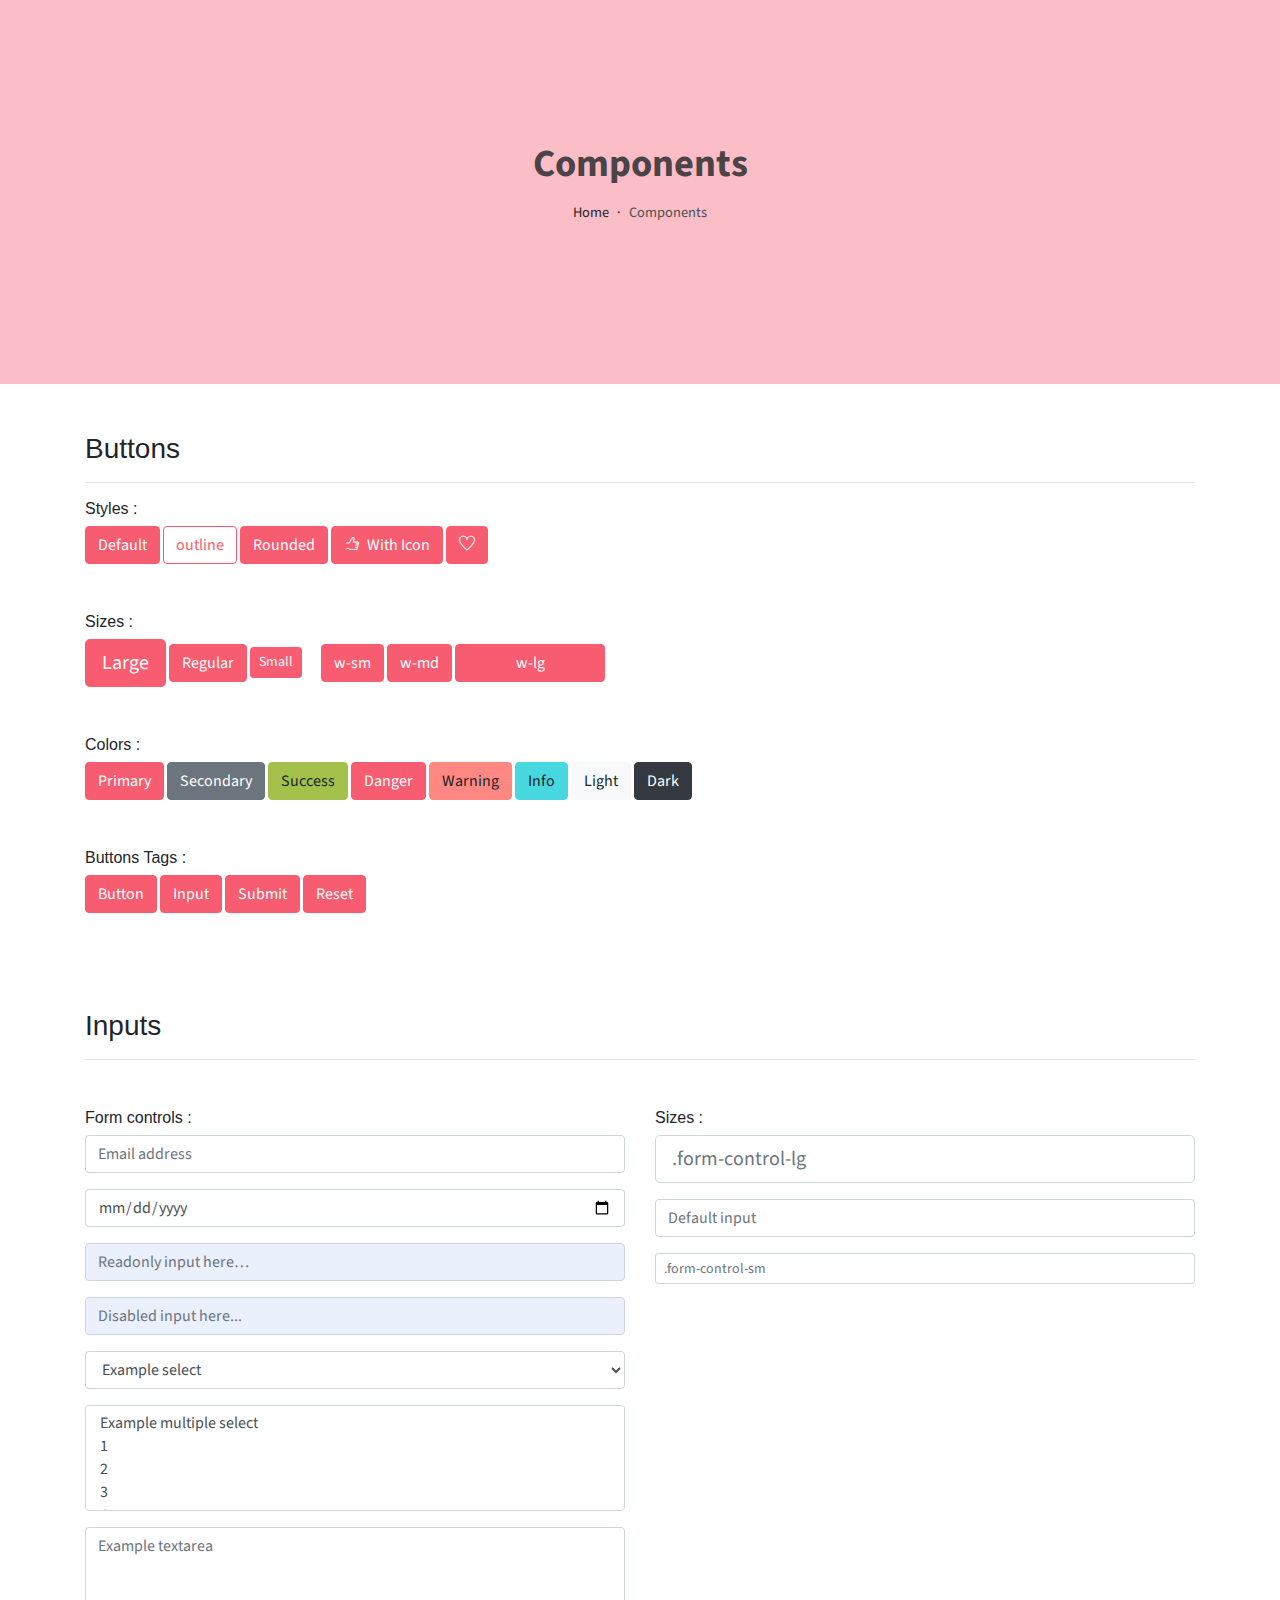
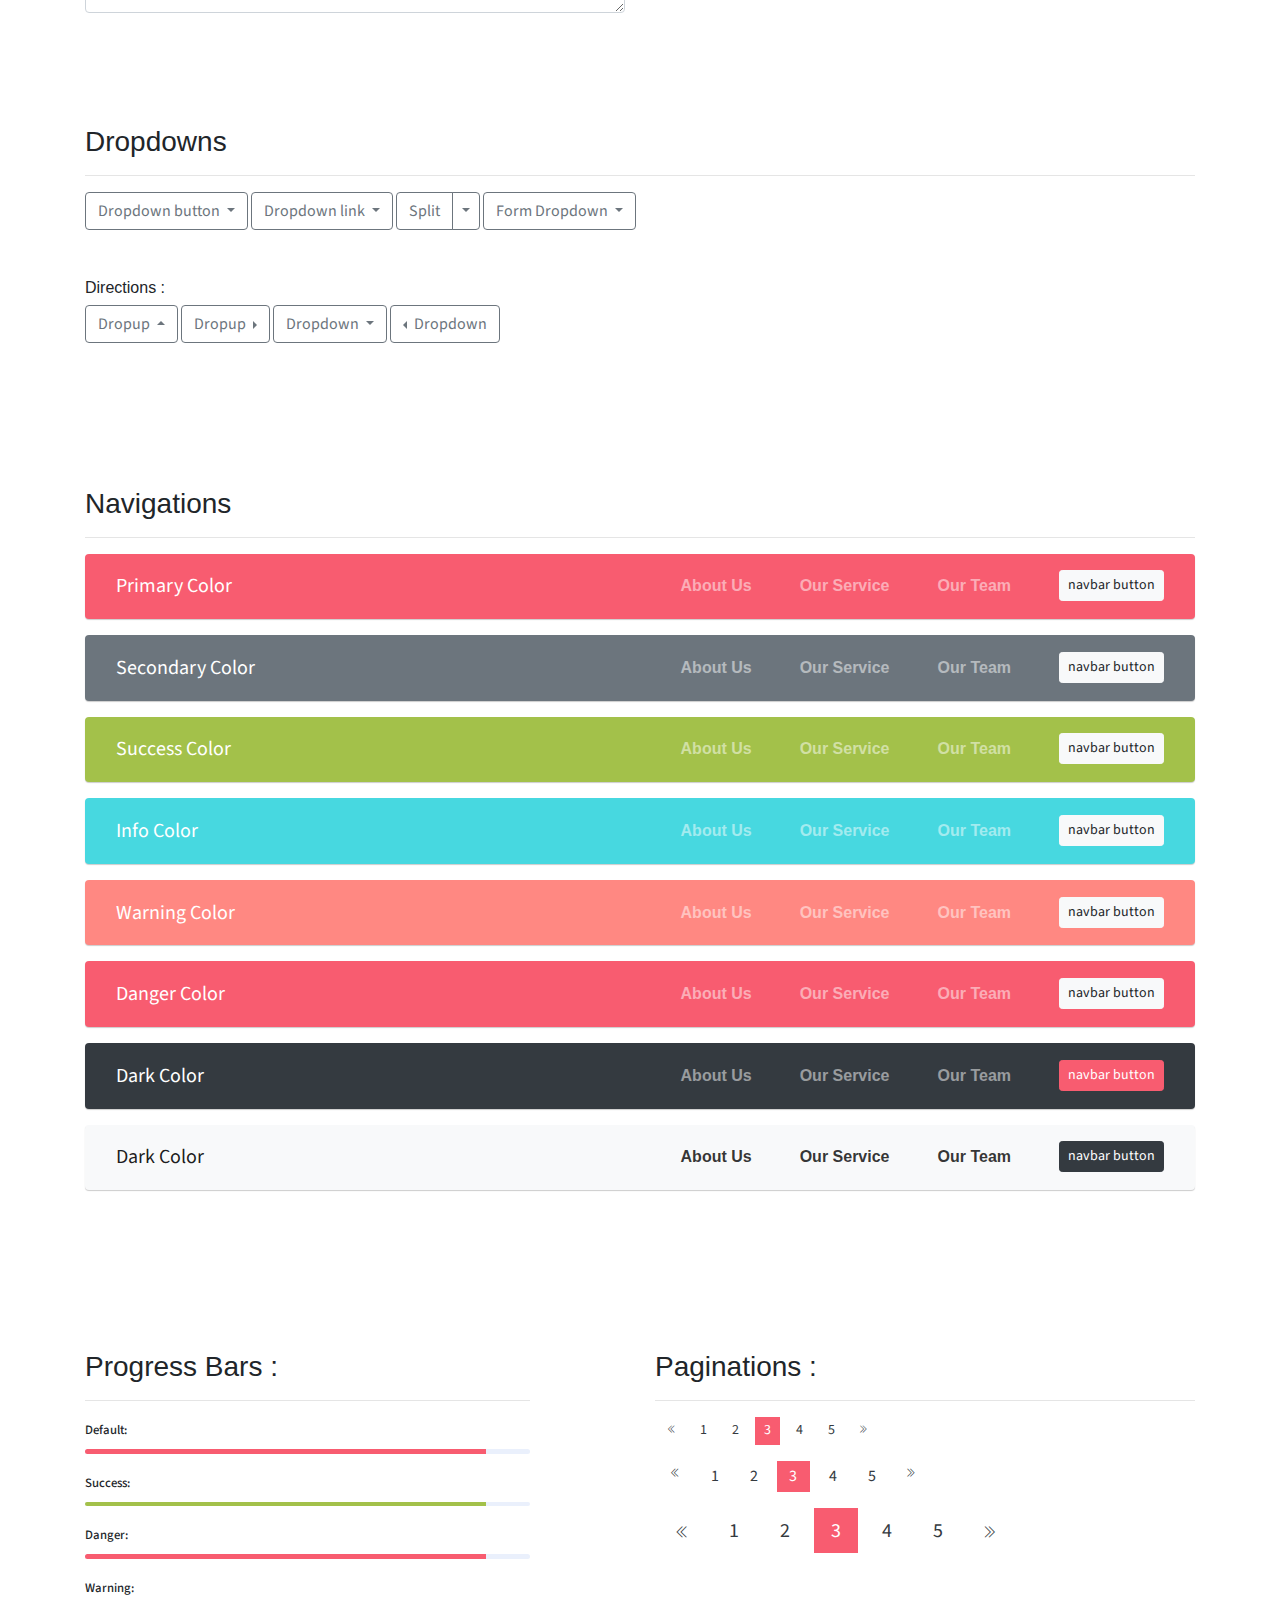
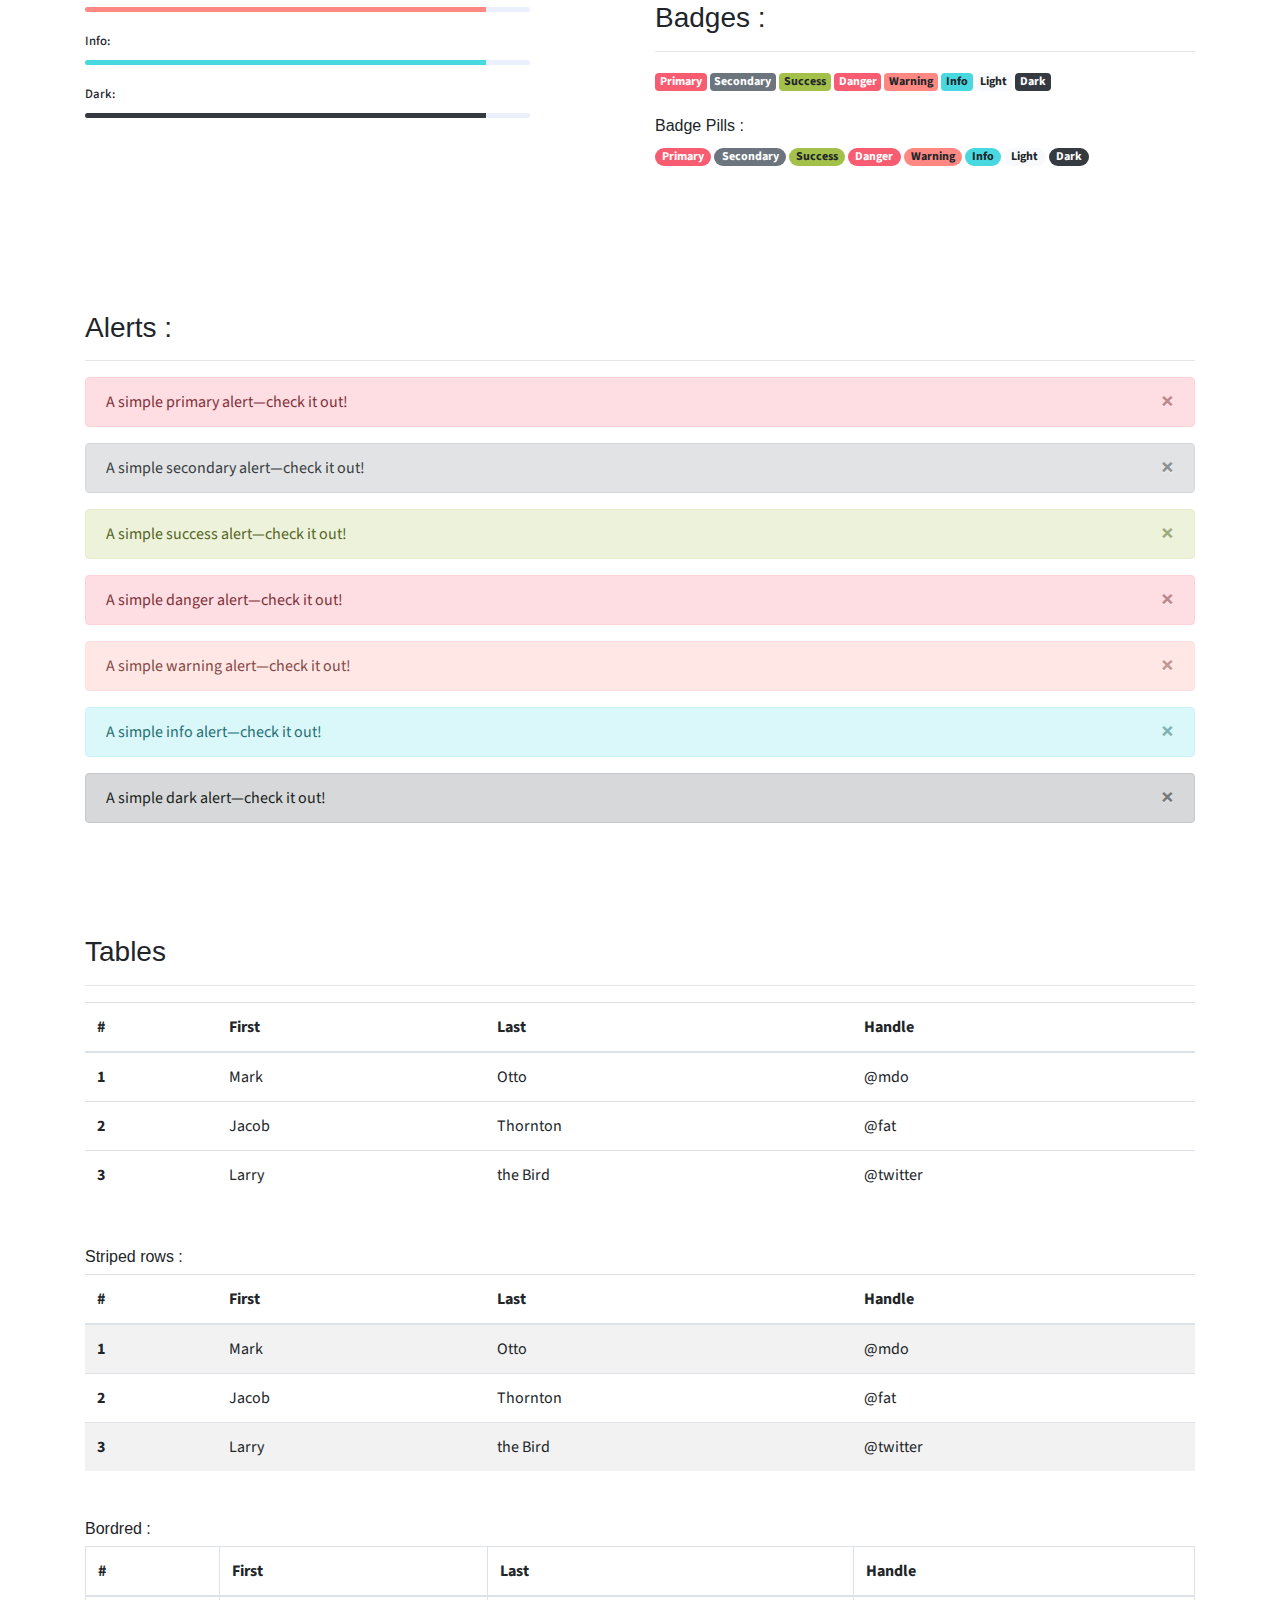
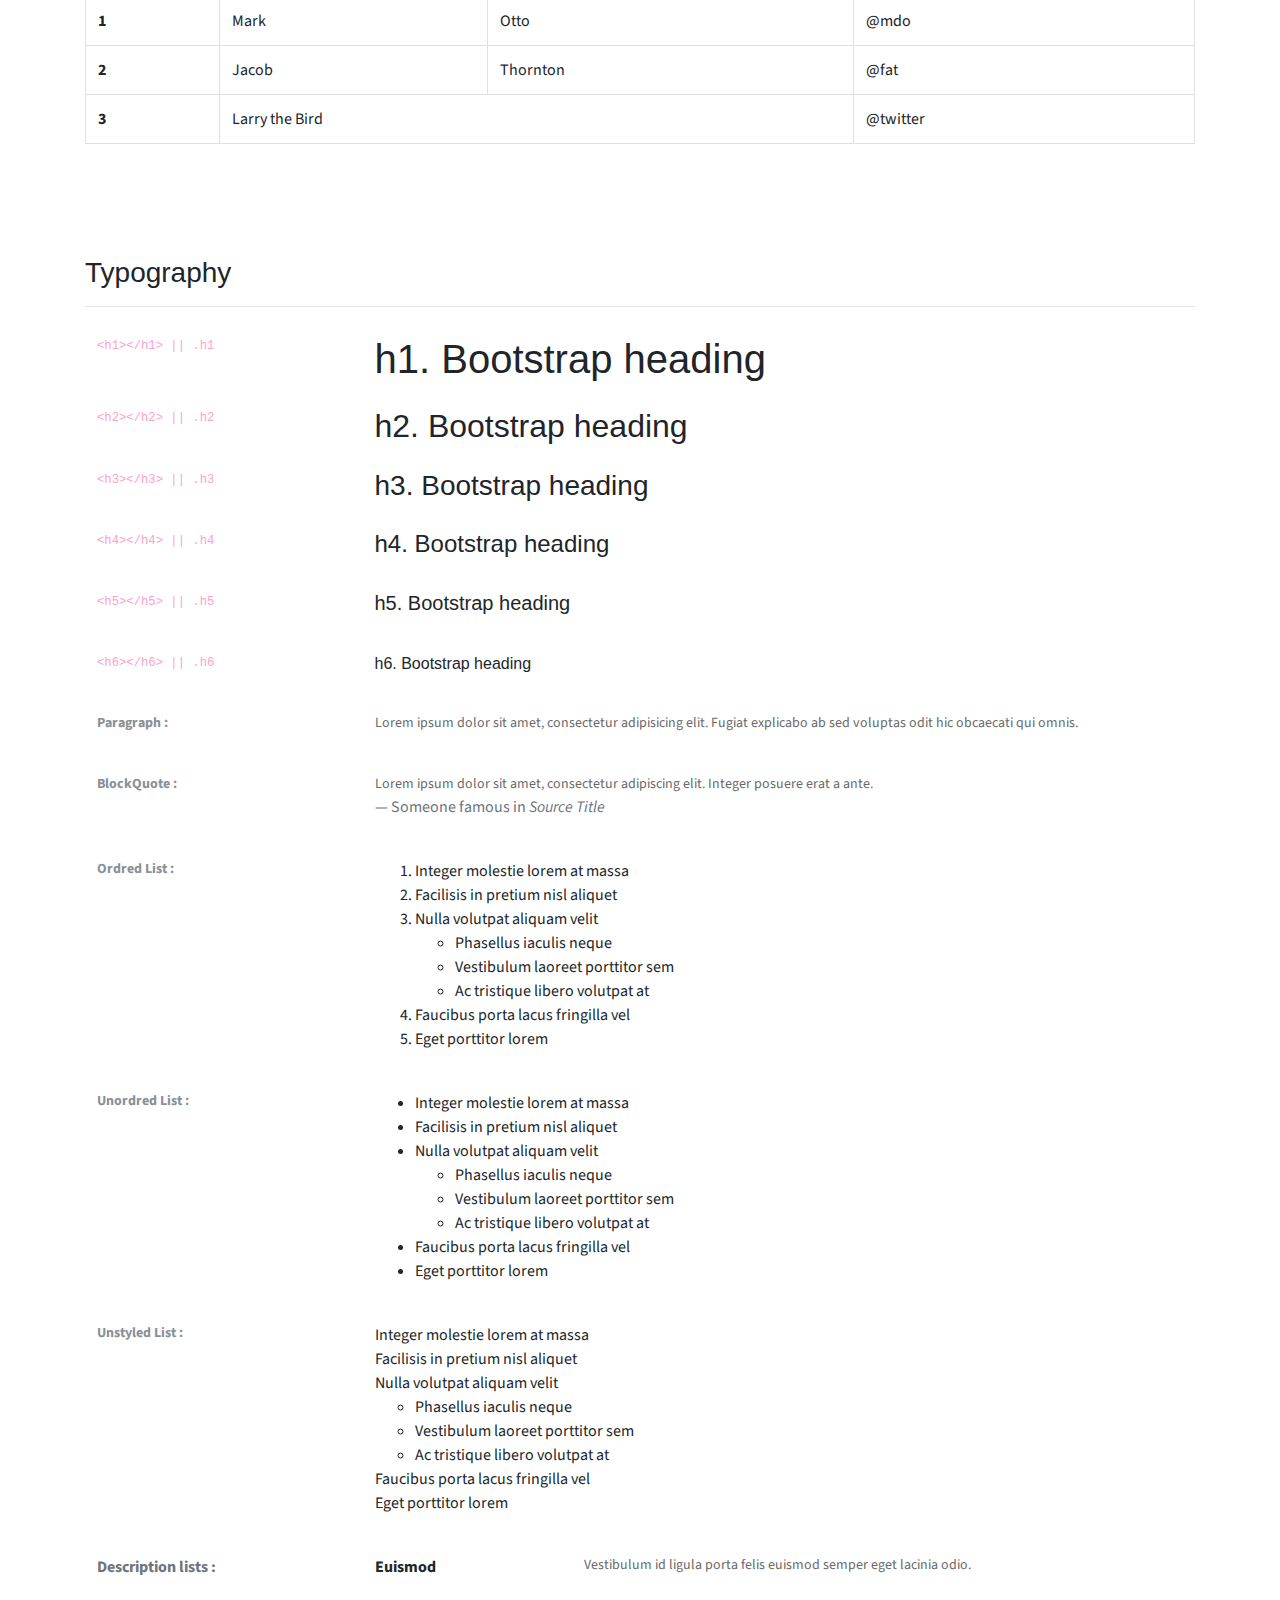
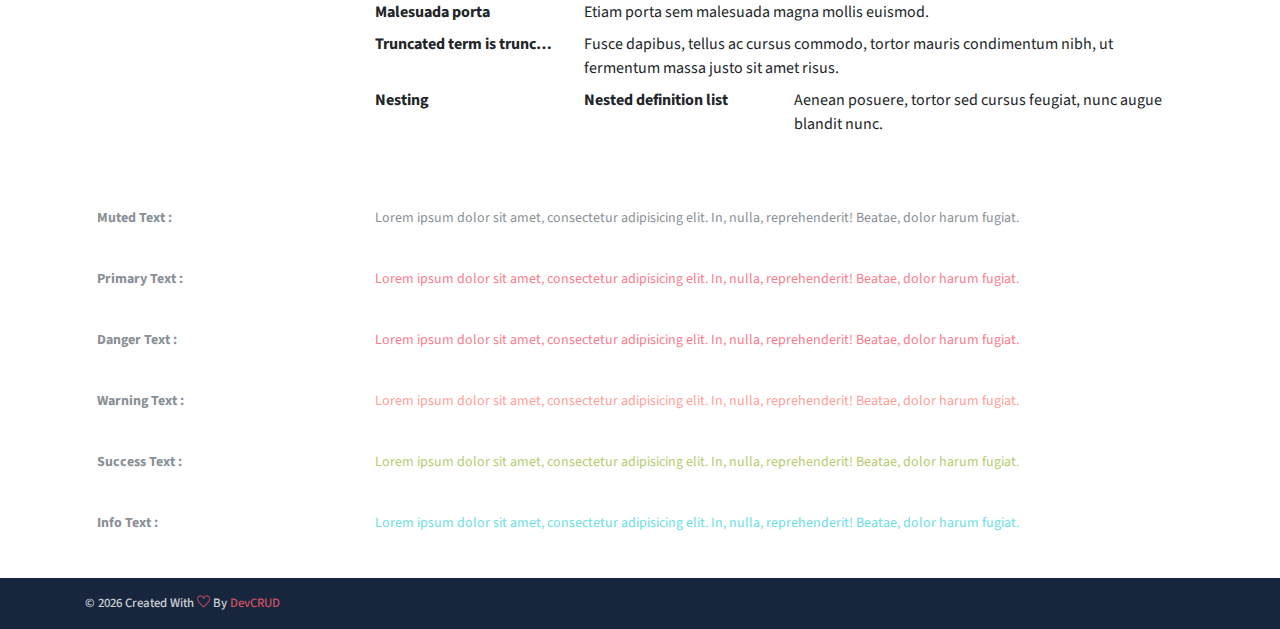
<file: components.html>
<!DOCTYPE html>
<html lang="en">
<head>
   <meta charset="utf-8">
   <meta name="viewport" content="width=device-width, initial-scale=1, shrink-to-fit=no">
   <meta name="description" content="Start your development with Praveenrajanding page.">
   <meta name="author" content="Devcrud">
   <title>Praveenraj Landing page | Components</title>
   <link rel="icon" href="assets/imgs/favicon.png" type="image/png">
   <!-- font icons -->
   <link rel="stylesheet" href="assets/vendors/themify-icons/css/themify-icons.css">
   <!-- Bootstrap + Steller  -->
   <link rel="stylesheet" href="assets/css/style.css">
</head>
<body>

   <!-- Page Header -->
   <header class="header header-mini"> 
      <div class="header-title">Components</div> 
      <nav aria-label="breadcrumb">
         <ol class="breadcrumb">
            <li class="breadcrumb-item"><a href="/">Home</a></li>
            <li class="breadcrumb-item active" aria-current="page">Components</li>
         </ol>
      </nav>
   </header> <!-- End Of Page Header -->

   <!-- main content -->
   <div class="container">

      <!-- Buttons -->
      <h3 class="mt-5">Buttons</h3>
      <hr>
      <h6 class="section-secondary-title">Styles :</h6>
      <button class="btn btn-primary">Default</button>
      <button class="btn btn-outline-primary">outline</button>
      <button class="btn btn-primary rounded">Rounded</button>
      <button class="btn btn-primary rounded"><i class="ti-thumb-up pr-1"></i> With Icon</button>
      <button class="btn btn-primary circle"><i class="ti-heart"></i></button>

      <h6 class="section-secondary-title mt-5">Sizes :</h6>
      <button class="btn btn-primary btn-lg">Large</button>
      <button class="btn btn-primary ">Regular</button>
      <button class="btn btn-primary btn-sm">Small</button>
      <button class="btn btn-primary w-sm ml-3">w-sm</button>
      <button class="btn btn-primary w-md">w-md</button>
      <button class="btn btn-primary w-lg">w-lg</button>

      <h6 class="section-secondary-title mt-5">Colors :</h6>          
      <button type="button" class="btn btn-primary">Primary</button>
      <button type="button" class="btn btn-secondary">Secondary</button>
      <button type="button" class="btn btn-success">Success</button>
      <button type="button" class="btn btn-danger">Danger</button>
      <button type="button" class="btn btn-warning">Warning</button>
      <button type="button" class="btn btn-info">Info</button>
      <button type="button" class="btn btn-light">Light</button>
      <button type="button" class="btn btn-dark">Dark</button>

      <h6 class="section-secondary-title mt-5">Buttons Tags :</h6>
      <button class="btn btn-primary" type="submit">Button</button>
      <input class="btn btn-primary" type="button" value="Input">
      <input class="btn btn-primary" type="submit" value="Submit">
      <input class="btn btn-primary" type="reset" value="Reset">
      
      <!-- devider -->
      <div class="py-5"></div>

      <!-- Inputs -->
      <h3>Inputs</h3>
      <hr>
      <div class="row mt-5">
         <div class="col-md-6">
            <h6 class="section-secondary-title">Form controls :</h6>        
            <div class="form-group">
               <input type="email" class="form-control" id="exampleFormControlInput1" placeholder="Email address">
            </div>
            <div class="form-group">
               <input type="date" class="form-control" id="exampleFormControlInput1" placeholder="Date">
            </div>
            <div class="form-group">
               <input class="form-control" type="text" placeholder="Readonly input here…" readonly>
            </div>
            <div class="form-group">
               <input class="form-control" id="disabledInput" type="text" placeholder="Disabled input here..." disabled>
            </div>
            <div class="form-group">
               <select class="form-control" id="exampleFormControlSelect1">
                  <option>Example select</option>
                  <option>1</option>
                  <option>2</option>
                  <option>3</option>
                  <option>4</option>
                  <option>5</option>
               </select>
            </div>
            <div class="form-group">
               <select multiple class="form-control" id="exampleFormControlSelect2">
                  <option>Example multiple select</option>
                  <option>1</option>
                  <option>2</option>
                  <option>3</option>
                  <option>4</option>
                  <option>5</option>
               </select>
            </div>
            <div class="form-group">
               <textarea class="form-control" id="exampleFormControlTextarea1" rows="3" placeholder="Example textarea"></textarea>
            </div>
         </div>
         <div class="col-md-6">
            <h6 class="section-secondary-title">Sizes :</h6>    
            <div class="form-group">
               <input class="form-control form-control-lg" type="text" placeholder=".form-control-lg">             
            </div>
            <div class="form-group">
               <input class="form-control" type="text" placeholder="Default input">
            </div>
            <div class="form-group">
               <input class="form-control form-control-sm" type="text" placeholder=".form-control-sm"> 
            </div>
         </div>
      </div> <!-- end of inputs -->   

      <!-- devider -->
      <div class="py-5"></div>             

      <!-- Dropdowns -->
      <h3 class="components-section-title font-weight-normal">Dropdowns</h3>
      <hr>
      <div class="dropdown d-inline-block">
         <button class="btn btn-outline-secondary dropdown-toggle" type="button" id="dropdownMenuButton" data-toggle="dropdown" aria-haspopup="true" aria-expanded="false">
         Dropdown button
         </button>
         <div class="dropdown-menu" aria-labelledby="dropdownMenuButton">
         <a class="dropdown-item" href="#">Action</a>
         <a class="dropdown-item" href="#">Another action</a>
         <a class="dropdown-item" href="#">Something else here</a>
         </div>
      </div>
      <div class="dropdown d-inline-block">
         <a class="btn btn-outline-secondary dropdown-toggle" href="#" role="button" id="dropdownMenuLink" data-toggle="dropdown" aria-haspopup="true" aria-expanded="false">
            Dropdown link
         </a>
         <div class="dropdown-menu" aria-labelledby="dropdownMenuLink">
            <a class="dropdown-item" href="#">Action</a>
            <a class="dropdown-item" href="#">Another action</a>
            <a class="dropdown-item" href="#">Something else here</a>
         </div>
      </div>
      <div class="btn-group">
         <button type="button" class="btn btn-outline-secondary">Split</button>
         <button type="button" class="btn btn-outline-secondary dropdown-toggle dropdown-toggle-split" data-toggle="dropdown" aria-haspopup="true" aria-expanded="false">
         <span class="sr-only">Toggle Dropdown</span>
         </button>
         <div class="dropdown-menu">
            <a class="dropdown-item" href="#">Action</a>
            <a class="dropdown-item" href="#">Another action</a>
            <a class="dropdown-item" href="#">Something else here</a>
            <div class="dropdown-divider"></div>
            <a class="dropdown-item" href="#">Separated link</a>
         </div>
      </div>
      <div class="btn-group">
         <button class="btn btn-outline-secondary dropdown-toggle" type="button" id="dropdownMenuButton" data-toggle="dropdown" aria-haspopup="true" aria-expanded="false">
            Form Dropdown
         </button>
         <div class="dropdown-menu form">
            <form class="px-4 py-3">
               <div class="form-group">
                  <input type="email" class="form-control" id="exampleDropdownFormEmail1" placeholder="praveenpaulraj59@gmail.com">
               </div>
               <div class="form-group">
                  <input type="password" class="form-control" id="exampleDropdownFormPassword1" placeholder="Password">
               </div>
               <div class="form-check mb-3">
                  <input type="checkbox" class="form-check-input" id="dropdownCheck">
                  <label class="form-check-label" for="dropdownCheck">
                     Remember me
                  </label>
               </div>
               <button type="submit" class="btn btn-primary btn-block">Sign in</button>
            </form>
            <div class="dropdown-divider"></div>
            <a class="dropdown-item" href="#"><small>New around here? Sign up</small></a>
            <a class="dropdown-item" href="#"><small>Forgot password?</small></a>
         </div>
      </div>       
      <h6 class="section-secondary-title mt-5">Directions :</h6>  
      <div class="btn-group dropup">
         <button type="button" class="btn btn-outline-secondary dropdown-toggle" data-toggle="dropdown" aria-haspopup="true" aria-expanded="false">
            Dropup
         </button>
         <div class="dropdown-menu">
            <a class="dropdown-item" href="#">Action</a>
            <a class="dropdown-item" href="#">Another action</a>
            <a class="dropdown-item" href="#">Something else here</a>
            <div class="dropdown-divider"></div>
            <a class="dropdown-item" href="#">Separated link</a>
         </div>
      </div>
      <div class="btn-group dropright">
         <button type="button" class="btn btn-outline-secondary dropdown-toggle" data-toggle="dropdown" aria-haspopup="true" aria-expanded="false">
            Dropup
         </button>
         <div class="dropdown-menu">
            <a class="dropdown-item" href="#">Action</a>
            <a class="dropdown-item" href="#">Another action</a>
            <a class="dropdown-item" href="#">Something else here</a>
            <div class="dropdown-divider"></div>
            <a class="dropdown-item" href="#">Separated link</a>
         </div>
      </div>
      <div class="btn-group">
         <button type="button" class="btn btn-outline-secondary dropdown-toggle" data-toggle="dropdown" aria-haspopup="true" aria-expanded="false">
            Dropdown
         </button>
         <div class="dropdown-menu">
            <a class="dropdown-item" href="#">Action</a>
            <a class="dropdown-item" href="#">Another action</a>
            <a class="dropdown-item" href="#">Something else here</a>
            <div class="dropdown-divider"></div>
            <a class="dropdown-item" href="#">Separated link</a>
         </div>
      </div>
      <div class="btn-group dropleft">
         <button type="button" class="btn btn-outline-secondary dropdown-toggle" data-toggle="dropdown" aria-haspopup="true" aria-expanded="false">
            Dropdown
         </button>
         <div class="dropdown-menu">
            <a class="dropdown-item" href="#">Action</a>
            <a class="dropdown-item" href="#">Another action</a>
            <a class="dropdown-item" href="#">Something else here</a>
            <div class="dropdown-divider"></div>
            <a class="dropdown-item" href="#">Separated link</a>
         </div>
      </div> <!-- end of Dropdowns -->  

      <!-- devider -->
      <div class="py-5"></div>   

      <!-- navbars -->
      <h3 class="components-section-title font-weight-normal mt-5">Navigations</h3>
      <hr>
      <nav class="navbar navbar-expand-sm navbar-dark bg-primary rounded shadow mb-3">
         <div class="container">
            <a class="navbar-brand" href="#">Primary Color</a>
            <button class="navbar-toggler ml-auto" type="button" data-toggle="collapse" data-target="#navbarSupportedContent" aria-controls="navbarSupportedContent" aria-expanded="false" aria-label="Toggle navigation">
            <span class="navbar-toggler-icon"></span>
            </button>
            <div class="collapse navbar-collapse" id="navbarSupportedContent">
               <ul class="navbar-nav ml-auto"> 
                  <li class="nav-item">
                     <a class="nav-link" href="#about">About Us</a>
                  </li>
                  <li class="nav-item">
                     <a class="nav-link" href="#service">Our Service</a>
                  </li>
                  <li class="nav-item">
                     <a class="nav-link" href="#team">Our Team</a>
                  </li>
                  <li class="nav-item">
                     <a href="#book-table" class="ml-4 mt-1 btn btn-light btn-sm">navbar button</a>
                  </li>
               </ul>                       
            </div>
         </div>
      </nav>
      <nav class="navbar navbar-expand-sm navbar-dark bg-secondary rounded shadow mb-3">
         <div class="container">
            <a class="navbar-brand" href="#">Secondary Color</a>
            <button class="navbar-toggler ml-auto" type="button" data-toggle="collapse" data-target="#navbarSupportedContent" aria-controls="navbarSupportedContent" aria-expanded="false" aria-label="Toggle navigation">
            <span class="navbar-toggler-icon"></span>
            </button>
            <div class="collapse navbar-collapse" id="navbarSupportedContent">
               <ul class="navbar-nav ml-auto"> 
                  <li class="nav-item">
                     <a class="nav-link" href="#about">About Us</a>
                  </li>
                  <li class="nav-item">
                     <a class="nav-link" href="#service">Our Service</a>
                  </li>
                  <li class="nav-item">
                     <a class="nav-link" href="#team">Our Team</a>
                  </li>
                  <li class="nav-item">
                     <a href="#book-table" class="ml-4 mt-1 btn btn-light btn-sm">navbar button</a>
                  </li>
               </ul>                       
            </div>
         </div>
      </nav>
      <nav class="navbar navbar-expand-sm navbar-dark bg-success rounded shadow mb-3">
         <div class="container">
            <a class="navbar-brand" href="#">Success Color</a>
            <button class="navbar-toggler ml-auto" type="button" data-toggle="collapse" data-target="#navbarSupportedContent" aria-controls="navbarSupportedContent" aria-expanded="false" aria-label="Toggle navigation">
            <span class="navbar-toggler-icon"></span>
            </button>
            <div class="collapse navbar-collapse" id="navbarSupportedContent">
               <ul class="navbar-nav ml-auto"> 
                  <li class="nav-item">
                     <a class="nav-link" href="#about">About Us</a>
                  </li>
                  <li class="nav-item">
                     <a class="nav-link" href="#service">Our Service</a>
                  </li>
                  <li class="nav-item">
                     <a class="nav-link" href="#team">Our Team</a>
                  </li>
                  <li class="nav-item">
                     <a href="#book-table" class="ml-4 mt-1 btn btn-light btn-sm">navbar button</a>
                  </li>
               </ul>                       
            </div>
         </div>
      </nav>
      <nav class="navbar navbar-expand-sm navbar-dark bg-info rounded shadow mb-3">
         <div class="container">
            <a class="navbar-brand" href="#">Info Color</a>
            <button class="navbar-toggler ml-auto" type="button" data-toggle="collapse" data-target="#navbarSupportedContent" aria-controls="navbarSupportedContent" aria-expanded="false" aria-label="Toggle navigation">
            <span class="navbar-toggler-icon"></span>
            </button>
            <div class="collapse navbar-collapse" id="navbarSupportedContent">
               <ul class="navbar-nav ml-auto"> 
                  <li class="nav-item">
                     <a class="nav-link" href="#about">About Us</a>
                  </li>
                  <li class="nav-item">
                     <a class="nav-link" href="#service">Our Service</a>
                  </li>
                  <li class="nav-item">
                     <a class="nav-link" href="#team">Our Team</a>
                  </li>
                  <li class="nav-item">
                     <a href="#book-table" class="ml-4 mt-1 btn btn-light btn-sm">navbar button</a>
                  </li>
               </ul>                       
            </div>
         </div>
      </nav>
      <nav class="navbar navbar-expand-sm navbar-dark bg-warning rounded shadow mb-3">
         <div class="container">
            <a class="navbar-brand" href="#">Warning Color</a>
            <button class="navbar-toggler ml-auto" type="button" data-toggle="collapse" data-target="#navbarSupportedContent" aria-controls="navbarSupportedContent" aria-expanded="false" aria-label="Toggle navigation">
            <span class="navbar-toggler-icon"></span>
            </button>
            <div class="collapse navbar-collapse" id="navbarSupportedContent">
               <ul class="navbar-nav ml-auto"> 
                  <li class="nav-item">
                     <a class="nav-link" href="#about">About Us</a>
                  </li>
                  <li class="nav-item">
                     <a class="nav-link" href="#service">Our Service</a>
                  </li>
                  <li class="nav-item">
                     <a class="nav-link" href="#team">Our Team</a>
                  </li>
                  <li class="nav-item">
                     <a href="#book-table" class="ml-4 mt-1 btn btn-light btn-sm">navbar button</a>
                  </li>
               </ul>                       
            </div>
         </div>
      </nav>
      <nav class="navbar navbar-expand-sm navbar-dark bg-danger rounded shadow mb-3">
         <div class="container">
            <a class="navbar-brand" href="#">Danger Color</a>
            <button class="navbar-toggler ml-auto" type="button" data-toggle="collapse" data-target="#navbarSupportedContent" aria-controls="navbarSupportedContent" aria-expanded="false" aria-label="Toggle navigation">
            <span class="navbar-toggler-icon"></span>
            </button>
            <div class="collapse navbar-collapse" id="navbarSupportedContent">
               <ul class="navbar-nav ml-auto"> 
                  <li class="nav-item">
                     <a class="nav-link" href="#about">About Us</a>
                  </li>
                  <li class="nav-item">
                     <a class="nav-link" href="#service">Our Service</a>
                  </li>
                  <li class="nav-item">
                     <a class="nav-link" href="#team">Our Team</a>
                  </li>
                  <li class="nav-item">
                     <a href="#book-table" class="ml-4 mt-1 btn btn-light btn-sm">navbar button</a>
                  </li>
               </ul>                       
            </div>
         </div>
      </nav>
      <nav class="navbar navbar-expand-sm navbar-dark bg-dark rounded shadow mb-3">
         <div class="container">
            <a class="navbar-brand" href="#">Dark Color</a>
            <button class="navbar-toggler ml-auto" type="button" data-toggle="collapse" data-target="#navbarSupportedContent" aria-controls="navbarSupportedContent" aria-expanded="false" aria-label="Toggle navigation">
            <span class="navbar-toggler-icon"></span>
            </button>
            <div class="collapse navbar-collapse" id="navbarSupportedContent">
               <ul class="navbar-nav ml-auto"> 
                  <li class="nav-item">
                     <a class="nav-link" href="#about">About Us</a>
                  </li>
                  <li class="nav-item">
                     <a class="nav-link" href="#service">Our Service</a>
                  </li>
                  <li class="nav-item">
                     <a class="nav-link" href="#team">Our Team</a>
                  </li>
                  <li class="nav-item">
                     <a href="#book-table" class="ml-4 mt-1 btn btn-primary btn-sm">navbar button</a>
                  </li>
               </ul>                       
            </div>
         </div>
      </nav>
      <nav class="navbar navbar-expand-sm navbar-light bg-light rounded shadow mb-3">
         <div class="container">
            <a class="navbar-brand" href="#">Dark Color</a>
            <button class="navbar-toggler ml-auto" type="button" data-toggle="collapse" data-target="#navbarSupportedContent" aria-controls="navbarSupportedContent" aria-expanded="false" aria-label="Toggle navigation">
            <span class="navbar-toggler-icon"></span>
            </button>
            <div class="collapse navbar-collapse" id="navbarSupportedContent">
               <ul class="navbar-nav ml-auto"> 
                  <li class="nav-item">
                     <a class="nav-link" href="#about">About Us</a>
                  </li>
                  <li class="nav-item">
                     <a class="nav-link" href="#service">Our Service</a>
                  </li>
                  <li class="nav-item">
                     <a class="nav-link" href="#team">Our Team</a>
                  </li>
                  <li class="nav-item">
                     <a href="#book-table" class="ml-4 mt-1 btn btn-dark btn-sm">navbar button</a>
                  </li>
               </ul>                       
            </div>
         </div>
      </nav>
      <!-- End of navbars -->

      <!-- devider -->
      <div class="py-5"></div>   
      
      <!-- progress bars -->
      <div class="row justify-content-between">
         <div class="col-md-5">
            <h3 class="components-section-title font-weight-normal mt-5">Progress Bars :</h3>
            <hr>
            <small>Default: </small>
            <div class="progress mt-2 mb-3">
               <div class="progress-bar" role="progressbar" style="width: 90%" aria-valuenow="25" aria-valuemin="0" aria-valuemax="100"></div>
            </div>
            <small>Success:</small>
            <div class="progress mt-2 mb-3">
               <div class="progress-bar bg-success" role="progressbar" style="width: 90%" aria-valuenow="25" aria-valuemin="0" aria-valuemax="100"></div>
            </div>
            <small>Danger:</small>
            <div class="progress mt-2 mb-3">
               <div class="progress-bar bg-danger" role="progressbar" style="width: 90%" aria-valuenow="25" aria-valuemin="0" aria-valuemax="100"></div>
            </div>
            <small>Warning:</small>
            <div class="progress mt-2 mb-3">
               <div class="progress-bar bg-warning" role="progressbar" style="width: 90%" aria-valuenow="25" aria-valuemin="0" aria-valuemax="100"></div>
            </div>
            <small>Info:</small>
            <div class="progress mt-2 mb-3">
               <div class="progress-bar bg-info" role="progressbar" style="width: 90%" aria-valuenow="25" aria-valuemin="0" aria-valuemax="100"></div>
            </div>
            <small>Dark:</small>
            <div class="progress mt-2 mb-3">
               <div class="progress-bar bg-dark" role="progressbar" style="width: 90%" aria-valuenow="25" aria-valuemin="0" aria-valuemax="100"></div>
            </div>
         </div>
         <div class="col-md-6">
            <h3 class="components-section-title font-weight-normal mt-5">Paginations :</h3>
            <hr>
            <nav aria-label="Page navigation example">
               <ul class="pagination pagination-sm">
                  <li class="page-item"><a class="page-link" href="#"><i class="ti-angle-double-left"></i></a></li>
                  <li class="page-item"><a class="page-link" href="#">1</a></li>
                  <li class="page-item"><a class="page-link" href="#">2</a></li>
                  <li class="page-item active"><a class="page-link" href="#">3</a></li>
                  <li class="page-item"><a class="page-link" href="#">4</a></li>
                  <li class="page-item"><a class="page-link" href="#">5</a></li>
                  <li class="page-item"><a class="page-link" href="#"><i class="ti-angle-double-right"></i></a></li>
               </ul>
            </nav>
            <nav aria-label="Page navigation example">
               <ul class="pagination">
               <li class="page-item"><a class="page-link" href="#"><i class="ti-angle-double-left"></i></a></li>
                  <li class="page-item"><a class="page-link" href="#">1</a></li>
                  <li class="page-item"><a class="page-link" href="#">2</a></li>
                  <li class="page-item active"><a class="page-link" href="#">3</a></li>
                  <li class="page-item"><a class="page-link" href="#">4</a></li>
                  <li class="page-item"><a class="page-link" href="#">5</a></li>
                  <li class="page-item"><a class="page-link" href="#"><i class="ti-angle-double-right"></i></a></li>
               </ul>
            </nav>
            <nav aria-label="Page navigation example">
               <ul class="pagination pagination-lg">
                  <li class="page-item"><a class="page-link" href="#"><i class="ti-angle-double-left"></i></a></li>
                  <li class="page-item"><a class="page-link" href="#">1</a></li>
                  <li class="page-item"><a class="page-link" href="#">2</a></li>
                  <li class="page-item active"><a class="page-link" href="#">3</a></li>
                  <li class="page-item"><a class="page-link" href="#">4</a></li>
                  <li class="page-item"><a class="page-link" href="#">5</a></li>
                  <li class="page-item"><a class="page-link" href="#"><i class="ti-angle-double-right"></i></a></li>
               </ul>
            </nav>

            <!-- Badges -->
            <h3 class="components-section-title font-weight-normal mt-5">Badges :</h3>
            <hr>
            <span class="badge badge-primary">Primary</span>
            <span class="badge badge-secondary">Secondary</span>
            <span class="badge badge-success">Success</span>
            <span class="badge badge-danger">Danger</span>
            <span class="badge badge-warning">Warning</span>
            <span class="badge badge-info">Info</span>
            <span class="badge badge-light">Light</span>
            <span class="badge badge-dark">Dark</span>
            <h6 class="section-secondary-title mt-4 mb-2">Badge Pills :</h6>
            <span class="badge badge-pill badge-primary">Primary</span>
            <span class="badge badge-pill badge-secondary">Secondary</span>
            <span class="badge badge-pill badge-success">Success</span>
            <span class="badge badge-pill badge-danger">Danger</span>
            <span class="badge badge-pill badge-warning">Warning</span>
            <span class="badge badge-pill badge-info">Info</span>
            <span class="badge badge-pill badge-light">Light</span>
            <span class="badge badge-pill badge-dark">Dark</span>
         </div>
      </div> <!-- End of Progress bars -->

      <!-- devider -->
      <div class="py-5"></div>  

      <!-- Alerts -->
      <h3 class="components-section-title font-weight-normal mt-5">Alerts :</h3>
      <hr>
      <div class="alert alert-primary alert-dismissible fade show" role="alert">
         A simple primary alert—check it out!
         <button type="button" class="close" data-dismiss="alert" aria-label="Close">
            <span aria-hidden="true">&times;</span>
         </button>
      </div>
      <div class="alert alert-secondary alert-dismissible fade show" role="alert">
         A simple secondary alert—check it out!
         <button type="button" class="close" data-dismiss="alert" aria-label="Close">
            <span aria-hidden="true">&times;</span>
         </button>
      </div>
      <div class="alert alert-success alert-dismissible fade show" role="alert">
         A simple success alert—check it out!
         <button type="button" class="close" data-dismiss="alert" aria-label="Close">
            <span aria-hidden="true">&times;</span>
         </button>
      </div>
      <div class="alert alert-danger alert-dismissible fade show" role="alert">
         A simple danger alert—check it out!
         <button type="button" class="close" data-dismiss="alert" aria-label="Close">
            <span aria-hidden="true">&times;</span>
         </button>
      </div>
      <div class="alert alert-warning alert-dismissible fade show" role="alert">
         A simple warning alert—check it out!
         <button type="button" class="close" data-dismiss="alert" aria-label="Close">
            <span aria-hidden="true">&times;</span>
         </button>
      </div>
      <div class="alert alert-info alert-dismissible fade show" role="alert">
         A simple info alert—check it out!
         <button type="button" class="close" data-dismiss="alert" aria-label="Close">
            <span aria-hidden="true">&times;</span>
         </button>
      </div>
      <div class="alert alert-dark alert-dismissible fade show" role="alert">
         A simple dark alert—check it out!
         <button type="button" class="close" data-dismiss="alert" aria-label="Close">
            <span aria-hidden="true">&times;</span>
         </button>
      </div>
      <!-- end of alerts -->

      <!-- devider -->
      <div class="py-5"></div> 
   
      <!-- tables -->
      <h3 class="components-section-title">Tables</h3>
      <hr>
      <table class="table">
         <thead>
            <tr>
               <th scope="col">#</th>
               <th scope="col">First</th>
               <th scope="col">Last</th>
               <th scope="col">Handle</th>
            </tr>
         </thead>
         <tbody>
            <tr>
               <th scope="row">1</th>
               <td>Mark</td>
               <td>Otto</td>
               <td>@mdo</td>
            </tr>
            <tr>
               <th scope="row">2</th>
               <td>Jacob</td>
               <td>Thornton</td>
               <td>@fat</td>
            </tr>
            <tr>
               <th scope="row">3</th>
               <td>Larry</td>
               <td>the Bird</td>
               <td>@twitter</td>
            </tr>
         </tbody>
      </table>

      <h6 class="section-secondary-title mt-5">Striped rows :</h6>
      <table class="table table-striped">
         <thead>
            <tr>
               <th scope="col">#</th>
               <th scope="col">First</th>
               <th scope="col">Last</th>
               <th scope="col">Handle</th>
            </tr>
         </thead>
         <tbody>
            <tr>
               <th scope="row">1</th>
               <td>Mark</td>
               <td>Otto</td>
               <td>@mdo</td>
            </tr>
            <tr>
               <th scope="row">2</th>
               <td>Jacob</td>
               <td>Thornton</td>
               <td>@fat</td>
            </tr>
            <tr>
               <th scope="row">3</th>
               <td>Larry</td>
               <td>the Bird</td>
               <td>@twitter</td>
            </tr>
         </tbody>
      </table>

      <h6 class="section-secondary-title mt-5">Bordred :</h6>
      <table class="table table-bordered">
         <thead>
            <tr>
               <th scope="col">#</th>
               <th scope="col">First</th>
               <th scope="col">Last</th>
               <th scope="col">Handle</th>
            </tr>
         </thead>
         <tbody>
            <tr>
               <th scope="row">1</th>
               <td>Mark</td>
               <td>Otto</td>
               <td>@mdo</td>
            </tr>
            <tr>
               <th scope="row">2</th>
               <td>Jacob</td>
               <td>Thornton</td>
               <td>@fat</td>
            </tr>
            <tr>
               <th scope="row">3</th>
               <td colspan="2">Larry the Bird</td>
               <td>@twitter</td>
            </tr>
         </tbody>
      </table>
      <!-- end of tables -->

      <!-- devider -->
      <div class="py-5"></div> 

      <!-- typography -->
      <h3 class="components-section-title">Typography</h3>
      <hr>
     
      <table class="table table-borderless v-align-center">
         <tbody>
            <tr>
               <td>
                  <p><code class="highlighter-rouge">&lt;h1&gt;&lt;/h1&gt; || .h1</code></p>
               </td>
               <td class="w-75"><span class="h1">h1. Bootstrap heading</span></td>
            </tr>
            <tr>
               <td>
                  <p><code class="highlighter-rouge">&lt;h2&gt;&lt;/h2&gt; || .h2</code></p>
               </td>
               <td><span class="h2">h2. Bootstrap heading</span></td>
            </tr>
            <tr>
               <td>
                  <p><code class="highlighter-rouge">&lt;h3&gt;&lt;/h3&gt; || .h3</code></p>
               </td>
               <td><span class="h3">h3. Bootstrap heading</span></td>
            </tr>
            <tr>
               <td>
                  <p><code class="highlighter-rouge">&lt;h4&gt;&lt;/h4&gt; || .h4</code></p>
               </td>
               <td><span class="h4">h4. Bootstrap heading</span></td>
            </tr>
            <tr>
               <td>
                  <p><code class="highlighter-rouge">&lt;h5&gt;&lt;/h5&gt; || .h5</code></p>
               </td>
               <td><span class="h5">h5. Bootstrap heading</span></td>
            </tr>
            <tr>
               <td>
                  <p><code class="highlighter-rouge">&lt;h6&gt;&lt;/h6&gt; || .h6</code></p>
               </td>
               <td><span class="h6">h6. Bootstrap heading</span></td>
            </tr>
            <tr>
               <td>
                  <p class="font-weight-bold text-muted">Paragraph :</p>
               </td>
               <td><p>Lorem ipsum dolor sit amet, consectetur adipisicing elit. Fugiat explicabo ab sed voluptas odit hic obcaecati qui omnis.</p></td>
            </tr>
            <tr>
               <td>
                  <p class="font-weight-bold text-muted">BlockQuote :</p>
               </td>
               <td>
                  <blockquote class="blockquote">
                     <p class="mb-0">Lorem ipsum dolor sit amet, consectetur adipiscing elit. Integer posuere erat a ante.</p>
                     <footer class="blockquote-footer">Someone famous in <cite title="Source Title">Source Title</cite></footer>
                  </blockquote>
               </td>
            </tr>

            
            <tr>
               <td><p class="font-weight-bold text-muted">Ordred List :</p></td>
               <td>
                  <ol>
                     <li>Integer molestie lorem at massa</li>
                     <li>Facilisis in pretium nisl aliquet</li>
                     <li>Nulla volutpat aliquam velit
                        <ul>
                           <li>Phasellus iaculis neque</li>
                           <li>Vestibulum laoreet porttitor sem</li>
                           <li>Ac tristique libero volutpat at</li>
                        </ul>
                     </li>
                     <li>Faucibus porta lacus fringilla vel</li>
                     <li>Eget porttitor lorem</li>
                  </ol>
               </td>
            </tr>
            <tr>
               <td><p class="font-weight-bold text-muted">Unordred List :</p></td>
               <td>
                  <ul >
                     <li>Integer molestie lorem at massa</li>
                     <li>Facilisis in pretium nisl aliquet</li>
                     <li>Nulla volutpat aliquam velit
                        <ul>
                           <li>Phasellus iaculis neque</li>
                           <li>Vestibulum laoreet porttitor sem</li>
                           <li>Ac tristique libero volutpat at</li>
                        </ul>
                     </li>
                     <li>Faucibus porta lacus fringilla vel</li>
                     <li>Eget porttitor lorem</li>
                  </ul>
               </td>
            </tr>
            <tr>
               <td><p class="font-weight-bold text-muted">Unstyled List :</p></td>
               <td>
                  <ul class="list-unstyled">
                     <li>Integer molestie lorem at massa</li>
                     <li>Facilisis in pretium nisl aliquet</li>
                     <li>Nulla volutpat aliquam velit
                        <ul>
                           <li>Phasellus iaculis neque</li>
                           <li>Vestibulum laoreet porttitor sem</li>
                           <li>Ac tristique libero volutpat at</li>
                        </ul>
                     </li>
                     <li>Faucibus porta lacus fringilla vel</li>
                     <li>Eget porttitor lorem</li>
                  </ul>
               </td>
            </tr>
            <tr>
               <td class="font-weight-bold text-muted">Description lists : </td>
               <td>
                  <dl class="row">
                     <dt class="col-sm-3">Euismod</dt>
                     <dd class="col-sm-9">
                        <p>Vestibulum id ligula porta felis euismod semper eget lacinia odio.</p>
                     </dd>

                     <dt class="col-sm-3">Malesuada porta</dt>
                     <dd class="col-sm-9">Etiam porta sem malesuada magna mollis euismod.</dd>

                     <dt class="col-sm-3 text-truncate">Truncated term is truncated</dt>
                     <dd class="col-sm-9">Fusce dapibus, tellus ac cursus commodo, tortor mauris condimentum nibh, ut fermentum massa justo sit amet risus.</dd>

                     <dt class="col-sm-3">Nesting</dt>
                     <dd class="col-sm-9">
                        <dl class="row">
                           <dt class="col-sm-4">Nested definition list</dt>
                           <dd class="col-sm-8">Aenean posuere, tortor sed cursus feugiat, nunc augue blandit nunc.</dd>
                        </dl>
                     </dd>
                  </dl>
               </td>
            </tr>
            <tr>
               <td>
                  <p class="font-weight-bold text-muted">Muted Text :</p>
               </td>
               <td>
                  <p class="text-muted">Lorem ipsum dolor sit amet, consectetur adipisicing elit. In, nulla, reprehenderit! Beatae, dolor harum fugiat.</p>
               </td>
            </tr>
            <tr>
               <td>
                  <p class="font-weight-bold text-muted">Primary Text :</p>
               </td>
               <td>
                  <p class="text-primary">Lorem ipsum dolor sit amet, consectetur adipisicing elit. In, nulla, reprehenderit! Beatae, dolor harum fugiat.</p>
               </td>
            </tr>
            <tr>
               <td>
                  <p class="font-weight-bold text-muted">Danger Text :</p>
               </td>
               <td>
                  <p class="text-danger">Lorem ipsum dolor sit amet, consectetur adipisicing elit. In, nulla, reprehenderit! Beatae, dolor harum fugiat.</p>
               </td>
            </tr>
            <tr>
               <td>
                  <p class="font-weight-bold text-muted">Warning Text :</p>
               </td>
               <td>
                  <p class="text-warning">Lorem ipsum dolor sit amet, consectetur adipisicing elit. In, nulla, reprehenderit! Beatae, dolor harum fugiat.</p>
               </td>
            </tr>
            <tr>
               <td>
                  <p class="font-weight-bold text-muted">Success Text :</p>
               </td>
               <td>
                  <p class="text-success">Lorem ipsum dolor sit amet, consectetur adipisicing elit. In, nulla, reprehenderit! Beatae, dolor harum fugiat.</p>
               </td>
            </tr>
            <tr>
               <td>
                  <p class="font-weight-bold text-muted">Info Text :</p>
               </td>
               <td>
                  <p class="text-info">Lorem ipsum dolor sit amet, consectetur adipisicing elit. In, nulla, reprehenderit! Beatae, dolor harum fugiat.</p>
               </td>
            </tr>
         </tbody>
      </table>
   </div>
   <!-- end of typography -->

   <!-- Page Footer -->
   <footer class="footer py-3">
        <div class="container">
            <p class="small mb-0 text-light">
                &copy; <script>document.write(new Date().getFullYear())</script> Created With <i class="ti-heart text-danger"></i> By <a href="http://devcrud.com" target="_blank"><span class="text-danger" title="Bootstrap 4 Themes and Dashboards">DevCRUD</span></a> 
            </p>
        </div>
    </footer>
   <!-- End of Page Footer -->  
   
   <!-- core  -->
   <script src="assets/vendors/jquery/jquery-3.4.1.js"></script>
   <script src="assets/vendors/bootstrap/bootstrap.bundle.js"></script>

</body>
</html>
</file>
<file: assets/vendors/themify-icons/css/themify-icons.css>
@font-face {
	font-family: 'themify';
	src:url("../fonts/themify.eot?-fvbane");
	src:url("../fonts/themify.eot?#iefix-fvbane") format("embedded-opentype"),
		url("../fonts/themify.woff?-fvbane") format("woff"),
		url("../fonts/themify.ttf?-fvbane") format("truetype"),
		url("../fonts/themify.svg?-fvbane#themify") format("svg");
	font-weight: normal;
	font-style: normal;
}

[class^="ti-"], [class*=" ti-"] {
	font-family: 'themify';
	speak: none;
	font-style: normal;
	font-weight: normal;
	font-variant: normal;
	text-transform: none;
	line-height: 1;

	/* Better Font Rendering =========== */
	-webkit-font-smoothing: antialiased;
	-moz-osx-font-smoothing: grayscale;
}

.ti-wand:before {
	content: "\e600";
}
.ti-volume:before {
	content: "\e601";
}
.ti-user:before {
	content: "\e602";
}
.ti-unlock:before {
	content: "\e603";
}
.ti-unlink:before {
	content: "\e604";
}
.ti-trash:before {
	content: "\e605";
}
.ti-thought:before {
	content: "\e606";
}
.ti-target:before {
	content: "\e607";
}
.ti-tag:before {
	content: "\e608";
}
.ti-tablet:before {
	content: "\e609";
}
.ti-star:before {
	content: "\e60a";
}
.ti-spray:before {
	content: "\e60b";
}
.ti-signal:before {
	content: "\e60c";
}
.ti-shopping-cart:before {
	content: "\e60d";
}
.ti-shopping-cart-full:before {
	content: "\e60e";
}
.ti-settings:before {
	content: "\e60f";
}
.ti-search:before {
	content: "\e610";
}
.ti-zoom-in:before {
	content: "\e611";
}
.ti-zoom-out:before {
	content: "\e612";
}
.ti-cut:before {
	content: "\e613";
}
.ti-ruler:before {
	content: "\e614";
}
.ti-ruler-pencil:before {
	content: "\e615";
}
.ti-ruler-alt:before {
	content: "\e616";
}
.ti-bookmark:before {
	content: "\e617";
}
.ti-bookmark-alt:before {
	content: "\e618";
}
.ti-reload:before {
	content: "\e619";
}
.ti-plus:before {
	content: "\e61a";
}
.ti-pin:before {
	content: "\e61b";
}
.ti-pencil:before {
	content: "\e61c";
}
.ti-pencil-alt:before {
	content: "\e61d";
}
.ti-paint-roller:before {
	content: "\e61e";
}
.ti-paint-bucket:before {
	content: "\e61f";
}
.ti-na:before {
	content: "\e620";
}
.ti-mobile:before {
	content: "\e621";
}
.ti-minus:before {
	content: "\e622";
}
.ti-medall:before {
	content: "\e623";
}
.ti-medall-alt:before {
	content: "\e624";
}
.ti-marker:before {
	content: "\e625";
}
.ti-marker-alt:before {
	content: "\e626";
}
.ti-arrow-up:before {
	content: "\e627";
}
.ti-arrow-right:before {
	content: "\e628";
}
.ti-arrow-left:before {
	content: "\e629";
}
.ti-arrow-down:before {
	content: "\e62a";
}
.ti-lock:before {
	content: "\e62b";
}
.ti-location-arrow:before {
	content: "\e62c";
}
.ti-link:before {
	content: "\e62d";
}
.ti-layout:before {
	content: "\e62e";
}
.ti-layers:before {
	content: "\e62f";
}
.ti-layers-alt:before {
	content: "\e630";
}
.ti-key:before {
	content: "\e631";
}
.ti-import:before {
	content: "\e632";
}
.ti-image:before {
	content: "\e633";
}
.ti-heart:before {
	content: "\e634";
}
.ti-heart-broken:before {
	content: "\e635";
}
.ti-hand-stop:before {
	content: "\e636";
}
.ti-hand-open:before {
	content: "\e637";
}
.ti-hand-drag:before {
	content: "\e638";
}
.ti-folder:before {
	content: "\e639";
}
.ti-flag:before {
	content: "\e63a";
}
.ti-flag-alt:before {
	content: "\e63b";
}
.ti-flag-alt-2:before {
	content: "\e63c";
}
.ti-eye:before {
	content: "\e63d";
}
.ti-export:before {
	content: "\e63e";
}
.ti-exchange-vertical:before {
	content: "\e63f";
}
.ti-desktop:before {
	content: "\e640";
}
.ti-cup:before {
	content: "\e641";
}
.ti-crown:before {
	content: "\e642";
}
.ti-comments:before {
	content: "\e643";
}
.ti-comment:before {
	content: "\e644";
}
.ti-comment-alt:before {
	content: "\e645";
}
.ti-close:before {
	content: "\e646";
}
.ti-clip:before {
	content: "\e647";
}
.ti-angle-up:before {
	content: "\e648";
}
.ti-angle-right:before {
	content: "\e649";
}
.ti-angle-left:before {
	content: "\e64a";
}
.ti-angle-down:before {
	content: "\e64b";
}
.ti-check:before {
	content: "\e64c";
}
.ti-check-box:before {
	content: "\e64d";
}
.ti-camera:before {
	content: "\e64e";
}
.ti-announcement:before {
	content: "\e64f";
}
.ti-brush:before {
	content: "\e650";
}
.ti-briefcase:before {
	content: "\e651";
}
.ti-bolt:before {
	content: "\e652";
}
.ti-bolt-alt:before {
	content: "\e653";
}
.ti-blackboard:before {
	content: "\e654";
}
.ti-bag:before {
	content: "\e655";
}
.ti-move:before {
	content: "\e656";
}
.ti-arrows-vertical:before {
	content: "\e657";
}
.ti-arrows-horizontal:before {
	content: "\e658";
}
.ti-fullscreen:before {
	content: "\e659";
}
.ti-arrow-top-right:before {
	content: "\e65a";
}
.ti-arrow-top-left:before {
	content: "\e65b";
}
.ti-arrow-circle-up:before {
	content: "\e65c";
}
.ti-arrow-circle-right:before {
	content: "\e65d";
}
.ti-arrow-circle-left:before {
	content: "\e65e";
}
.ti-arrow-circle-down:before {
	content: "\e65f";
}
.ti-angle-double-up:before {
	content: "\e660";
}
.ti-angle-double-right:before {
	content: "\e661";
}
.ti-angle-double-left:before {
	content: "\e662";
}
.ti-angle-double-down:before {
	content: "\e663";
}
.ti-zip:before {
	content: "\e664";
}
.ti-world:before {
	content: "\e665";
}
.ti-wheelchair:before {
	content: "\e666";
}
.ti-view-list:before {
	content: "\e667";
}
.ti-view-list-alt:before {
	content: "\e668";
}
.ti-view-grid:before {
	content: "\e669";
}
.ti-uppercase:before {
	content: "\e66a";
}
.ti-upload:before {
	content: "\e66b";
}
.ti-underline:before {
	content: "\e66c";
}
.ti-truck:before {
	content: "\e66d";
}
.ti-timer:before {
	content: "\e66e";
}
.ti-ticket:before {
	content: "\e66f";
}
.ti-thumb-up:before {
	content: "\e670";
}
.ti-thumb-down:before {
	content: "\e671";
}
.ti-text:before {
	content: "\e672";
}
.ti-stats-up:before {
	content: "\e673";
}
.ti-stats-down:before {
	content: "\e674";
}
.ti-split-v:before {
	content: "\e675";
}
.ti-split-h:before {
	content: "\e676";
}
.ti-smallcap:before {
	content: "\e677";
}
.ti-shine:before {
	content: "\e678";
}
.ti-shift-right:before {
	content: "\e679";
}
.ti-shift-left:before {
	content: "\e67a";
}
.ti-shield:before {
	content: "\e67b";
}
.ti-notepad:before {
	content: "\e67c";
}
.ti-server:before {
	content: "\e67d";
}
.ti-quote-right:before {
	content: "\e67e";
}
.ti-quote-left:before {
	content: "\e67f";
}
.ti-pulse:before {
	content: "\e680";
}
.ti-printer:before {
	content: "\e681";
}
.ti-power-off:before {
	content: "\e682";
}
.ti-plug:before {
	content: "\e683";
}
.ti-pie-chart:before {
	content: "\e684";
}
.ti-paragraph:before {
	content: "\e685";
}
.ti-panel:before {
	content: "\e686";
}
.ti-package:before {
	content: "\e687";
}
.ti-music:before {
	content: "\e688";
}
.ti-music-alt:before {
	content: "\e689";
}
.ti-mouse:before {
	content: "\e68a";
}
.ti-mouse-alt:before {
	content: "\e68b";
}
.ti-money:before {
	content: "\e68c";
}
.ti-microphone:before {
	content: "\e68d";
}
.ti-menu:before {
	content: "\e68e";
}
.ti-menu-alt:before {
	content: "\e68f";
}
.ti-map:before {
	content: "\e690";
}
.ti-map-alt:before {
	content: "\e691";
}
.ti-loop:before {
	content: "\e692";
}
.ti-location-pin:before {
	content: "\e693";
}
.ti-list:before {
	content: "\e694";
}
.ti-light-bulb:before {
	content: "\e695";
}
.ti-Italic:before {
	content: "\e696";
}
.ti-info:before {
	content: "\e697";
}
.ti-infinite:before {
	content: "\e698";
}
.ti-id-badge:before {
	content: "\e699";
}
.ti-hummer:before {
	content: "\e69a";
}
.ti-home:before {
	content: "\e69b";
}
.ti-help:before {
	content: "\e69c";
}
.ti-headphone:before {
	content: "\e69d";
}
.ti-harddrives:before {
	content: "\e69e";
}
.ti-harddrive:before {
	content: "\e69f";
}
.ti-gift:before {
	content: "\e6a0";
}
.ti-game:before {
	content: "\e6a1";
}
.ti-filter:before {
	content: "\e6a2";
}
.ti-files:before {
	content: "\e6a3";
}
.ti-file:before {
	content: "\e6a4";
}
.ti-eraser:before {
	content: "\e6a5";
}
.ti-envelope:before {
	content: "\e6a6";
}
.ti-download:before {
	content: "\e6a7";
}
.ti-direction:before {
	content: "\e6a8";
}
.ti-direction-alt:before {
	content: "\e6a9";
}
.ti-dashboard:before {
	content: "\e6aa";
}
.ti-control-stop:before {
	content: "\e6ab";
}
.ti-control-shuffle:before {
	content: "\e6ac";
}
.ti-control-play:before {
	content: "\e6ad";
}
.ti-control-pause:before {
	content: "\e6ae";
}
.ti-control-forward:before {
	content: "\e6af";
}
.ti-control-backward:before {
	content: "\e6b0";
}
.ti-cloud:before {
	content: "\e6b1";
}
.ti-cloud-up:before {
	content: "\e6b2";
}
.ti-cloud-down:before {
	content: "\e6b3";
}
.ti-clipboard:before {
	content: "\e6b4";
}
.ti-car:before {
	content: "\e6b5";
}
.ti-calendar:before {
	content: "\e6b6";
}
.ti-book:before {
	content: "\e6b7";
}
.ti-bell:before {
	content: "\e6b8";
}
.ti-basketball:before {
	content: "\e6b9";
}
.ti-bar-chart:before {
	content: "\e6ba";
}
.ti-bar-chart-alt:before {
	content: "\e6bb";
}
.ti-back-right:before {
	content: "\e6bc";
}
.ti-back-left:before {
	content: "\e6bd";
}
.ti-arrows-corner:before {
	content: "\e6be";
}
.ti-archive:before {
	content: "\e6bf";
}
.ti-anchor:before {
	content: "\e6c0";
}
.ti-align-right:before {
	content: "\e6c1";
}
.ti-align-left:before {
	content: "\e6c2";
}
.ti-align-justify:before {
	content: "\e6c3";
}
.ti-align-center:before {
	content: "\e6c4";
}
.ti-alert:before {
	content: "\e6c5";
}
.ti-alarm-clock:before {
	content: "\e6c6";
}
.ti-agenda:before {
	content: "\e6c7";
}
.ti-write:before {
	content: "\e6c8";
}
.ti-window:before {
	content: "\e6c9";
}
.ti-widgetized:before {
	content: "\e6ca";
}
.ti-widget:before {
	content: "\e6cb";
}
.ti-widget-alt:before {
	content: "\e6cc";
}
.ti-wallet:before {
	content: "\e6cd";
}
.ti-video-clapper:before {
	content: "\e6ce";
}
.ti-video-camera:before {
	content: "\e6cf";
}
.ti-vector:before {
	content: "\e6d0";
}
.ti-themify-logo:before {
	content: "\e6d1";
}
.ti-themify-favicon:before {
	content: "\e6d2";
}
.ti-themify-favicon-alt:before {
	content: "\e6d3";
}
.ti-support:before {
	content: "\e6d4";
}
.ti-stamp:before {
	content: "\e6d5";
}
.ti-split-v-alt:before {
	content: "\e6d6";
}
.ti-slice:before {
	content: "\e6d7";
}
.ti-shortcode:before {
	content: "\e6d8";
}
.ti-shift-right-alt:before {
	content: "\e6d9";
}
.ti-shift-left-alt:before {
	content: "\e6da";
}
.ti-ruler-alt-2:before {
	content: "\e6db";
}
.ti-receipt:before {
	content: "\e6dc";
}
.ti-pin2:before {
	content: "\e6dd";
}
.ti-pin-alt:before {
	content: "\e6de";
}
.ti-pencil-alt2:before {
	content: "\e6df";
}
.ti-palette:before {
	content: "\e6e0";
}
.ti-more:before {
	content: "\e6e1";
}
.ti-more-alt:before {
	content: "\e6e2";
}
.ti-microphone-alt:before {
	content: "\e6e3";
}
.ti-magnet:before {
	content: "\e6e4";
}
.ti-line-double:before {
	content: "\e6e5";
}
.ti-line-dotted:before {
	content: "\e6e6";
}
.ti-line-dashed:before {
	content: "\e6e7";
}
.ti-layout-width-full:before {
	content: "\e6e8";
}
.ti-layout-width-default:before {
	content: "\e6e9";
}
.ti-layout-width-default-alt:before {
	content: "\e6ea";
}
.ti-layout-tab:before {
	content: "\e6eb";
}
.ti-layout-tab-window:before {
	content: "\e6ec";
}
.ti-layout-tab-v:before {
	content: "\e6ed";
}
.ti-layout-tab-min:before {
	content: "\e6ee";
}
.ti-layout-slider:before {
	content: "\e6ef";
}
.ti-layout-slider-alt:before {
	content: "\e6f0";
}
.ti-layout-sidebar-right:before {
	content: "\e6f1";
}
.ti-layout-sidebar-none:before {
	content: "\e6f2";
}
.ti-layout-sidebar-left:before {
	content: "\e6f3";
}
.ti-layout-placeholder:before {
	content: "\e6f4";
}
.ti-layout-menu:before {
	content: "\e6f5";
}
.ti-layout-menu-v:before {
	content: "\e6f6";
}
.ti-layout-menu-separated:before {
	content: "\e6f7";
}
.ti-layout-menu-full:before {
	content: "\e6f8";
}
.ti-layout-media-right-alt:before {
	content: "\e6f9";
}
.ti-layout-media-right:before {
	content: "\e6fa";
}
.ti-layout-media-overlay:before {
	content: "\e6fb";
}
.ti-layout-media-overlay-alt:before {
	content: "\e6fc";
}
.ti-layout-media-overlay-alt-2:before {
	content: "\e6fd";
}
.ti-layout-media-left-alt:before {
	content: "\e6fe";
}
.ti-layout-media-left:before {
	content: "\e6ff";
}
.ti-layout-media-center-alt:before {
	content: "\e700";
}
.ti-layout-media-center:before {
	content: "\e701";
}
.ti-layout-list-thumb:before {
	content: "\e702";
}
.ti-layout-list-thumb-alt:before {
	content: "\e703";
}
.ti-layout-list-post:before {
	content: "\e704";
}
.ti-layout-list-large-image:before {
	content: "\e705";
}
.ti-layout-line-solid:before {
	content: "\e706";
}
.ti-layout-grid4:before {
	content: "\e707";
}
.ti-layout-grid3:before {
	content: "\e708";
}
.ti-layout-grid2:before {
	content: "\e709";
}
.ti-layout-grid2-thumb:before {
	content: "\e70a";
}
.ti-layout-cta-right:before {
	content: "\e70b";
}
.ti-layout-cta-left:before {
	content: "\e70c";
}
.ti-layout-cta-center:before {
	content: "\e70d";
}
.ti-layout-cta-btn-right:before {
	content: "\e70e";
}
.ti-layout-cta-btn-left:before {
	content: "\e70f";
}
.ti-layout-column4:before {
	content: "\e710";
}
.ti-layout-column3:before {
	content: "\e711";
}
.ti-layout-column2:before {
	content: "\e712";
}
.ti-layout-accordion-separated:before {
	content: "\e713";
}
.ti-layout-accordion-merged:before {
	content: "\e714";
}
.ti-layout-accordion-list:before {
	content: "\e715";
}
.ti-ink-pen:before {
	content: "\e716";
}
.ti-info-alt:before {
	content: "\e717";
}
.ti-help-alt:before {
	content: "\e718";
}
.ti-headphone-alt:before {
	content: "\e719";
}
.ti-hand-point-up:before {
	content: "\e71a";
}
.ti-hand-point-right:before {
	content: "\e71b";
}
.ti-hand-point-left:before {
	content: "\e71c";
}
.ti-hand-point-down:before {
	content: "\e71d";
}
.ti-gallery:before {
	content: "\e71e";
}
.ti-face-smile:before {
	content: "\e71f";
}
.ti-face-sad:before {
	content: "\e720";
}
.ti-credit-card:before {
	content: "\e721";
}
.ti-control-skip-forward:before {
	content: "\e722";
}
.ti-control-skip-backward:before {
	content: "\e723";
}
.ti-control-record:before {
	content: "\e724";
}
.ti-control-eject:before {
	content: "\e725";
}
.ti-comments-smiley:before {
	content: "\e726";
}
.ti-brush-alt:before {
	content: "\e727";
}
.ti-youtube:before {
	content: "\e728";
}
.ti-vimeo:before {
	content: "\e729";
}
.ti-twitter:before {
	content: "\e72a";
}
.ti-time:before {
	content: "\e72b";
}
.ti-tumblr:before {
	content: "\e72c";
}
.ti-skype:before {
	content: "\e72d";
}
.ti-share:before {
	content: "\e72e";
}
.ti-share-alt:before {
	content: "\e72f";
}
.ti-rocket:before {
	content: "\e730";
}
.ti-pinterest:before {
	content: "\e731";
}
.ti-new-window:before {
	content: "\e732";
}
.ti-microsoft:before {
	content: "\e733";
}
.ti-list-ol:before {
	content: "\e734";
}
.ti-linkedin:before {
	content: "\e735";
}
.ti-layout-sidebar-2:before {
	content: "\e736";
}
.ti-layout-grid4-alt:before {
	content: "\e737";
}
.ti-layout-grid3-alt:before {
	content: "\e738";
}
.ti-layout-grid2-alt:before {
	content: "\e739";
}
.ti-layout-column4-alt:before {
	content: "\e73a";
}
.ti-layout-column3-alt:before {
	content: "\e73b";
}
.ti-layout-column2-alt:before {
	content: "\e73c";
}
.ti-instagram:before {
	content: "\e73d";
}
.ti-google:before {
	content: "\e73e";
}
.ti-github:before {
	content: "\e73f";
}
.ti-flickr:before {
	content: "\e740";
}
.ti-facebook:before {
	content: "\e741";
}
.ti-dropbox:before {
	content: "\e742";
}
.ti-dribbble:before {
	content: "\e743";
}
.ti-apple:before {
	content: "\e744";
}
.ti-android:before {
	content: "\e745";
}
.ti-save:before {
	content: "\e746";
}
.ti-save-alt:before {
	content: "\e747";
}
.ti-yahoo:before {
	content: "\e748";
}
.ti-wordpress:before {
	content: "\e749";
}
.ti-vimeo-alt:before {
	content: "\e74a";
}
.ti-twitter-alt:before {
	content: "\e74b";
}
.ti-tumblr-alt:before {
	content: "\e74c";
}
.ti-trello:before {
	content: "\e74d";
}
.ti-stack-overflow:before {
	content: "\e74e";
}
.ti-soundcloud:before {
	content: "\e74f";
}
.ti-sharethis:before {
	content: "\e750";
}
.ti-sharethis-alt:before {
	content: "\e751";
}
.ti-reddit:before {
	content: "\e752";
}
.ti-pinterest-alt:before {
	content: "\e753";
}
.ti-microsoft-alt:before {
	content: "\e754";
}
.ti-linux:before {
	content: "\e755";
}
.ti-jsfiddle:before {
	content: "\e756";
}
.ti-joomla:before {
	content: "\e757";
}
.ti-html5:before {
	content: "\e758";
}
.ti-flickr-alt:before {
	content: "\e759";
}
.ti-email:before {
	content: "\e75a";
}
.ti-drupal:before {
	content: "\e75b";
}
.ti-dropbox-alt:before {
	content: "\e75c";
}
.ti-css3:before {
	content: "\e75d";
}
.ti-rss:before {
	content: "\e75e";
}
.ti-rss-alt:before {
	content: "\e75f";
}
</file>
<file: assets/css/style.css>
@charset "UTF-8";
/*!
=========================================================
* JohnDoe Landing page
=========================================================

* Copyright: 2019 DevCRUD (https://devcrud.com)
* Licensed: (https://devcrud.com/licenses)
* Coded by www.devcrud.com

=========================================================

* The above copyright notice and this permission notice shall be included in all copies or substantial portions of the Software.
*/
@import url("https://fonts.googleapis.com/css?family=Source+Sans+Pro:200,200i,300,300i,400,400i,600,600i,700,700i,900,900i&display=swap");
:root {
  --blue: #79A9F5;
  --indigo: #C45F90;
  --purple: #A16AE8;
  --pink: #FC8BC0;
  --red: #F85C70;
  --orange: #FF8882;
  --yellow: #FAD02C;
  --green: #A3C14A;
  --teal: #20c997;
  --cyan: #47D8E0;
  --white: #fff;
  --gray: #6c757d;
  --gray-dark: #343a40;
  --primary: #F85C70;
  --secondary: #6c757d;
  --success: #A3C14A;
  --info: #47D8E0;
  --warning: #FF8882;
  --danger: #F85C70;
  --light: #f8f9fa;
  --dark: #343a40;
  --breakpoint-xs: 0;
  --breakpoint-sm: 576px;
  --breakpoint-md: 768px;
  --breakpoint-lg: 992px;
  --breakpoint-xl: 1200px;
  --font-family-sans-serif: "Source Sans Pro", sans-serif;
  --font-family-monospace: SFMono-Regular, Menlo, Monaco, Consolas, "Liberation Mono", "Courier New", monospace;
}

*,
*::before,
*::after {
  box-sizing: border-box;
}

html {
  font-family: sans-serif;
  line-height: 1.15;
  -webkit-text-size-adjust: 100%;
  -webkit-tap-highlight-color: rgba(0, 0, 0, 0);
}

article, aside, figcaption, figure, footer, header, hgroup, main, nav, section {
  display: block;
}

body {
  margin: 0;
  font-family: "Source Sans Pro", sans-serif;
  font-size: 1rem;
  font-weight: 400;
  line-height: 1.5;
  color: #212529;
  text-align: left;
  background-color: #fff;
}

[tabindex="-1"]:focus {
  outline: 0 !important;
}

hr {
  box-sizing: content-box;
  height: 0;
  overflow: visible;
}

h1, h2, h3, h4, h5, h6 {
  margin-top: 0;
  margin-bottom: 0.5rem;
}

p {
  margin-top: 0;
  margin-bottom: 1rem;
}

abbr[title],
abbr[data-original-title] {
  text-decoration: underline;
  -webkit-text-decoration: underline dotted;
          text-decoration: underline dotted;
  cursor: help;
  border-bottom: 0;
  -webkit-text-decoration-skip-ink: none;
          text-decoration-skip-ink: none;
}

address {
  margin-bottom: 1rem;
  font-style: normal;
  line-height: inherit;
}

ol,
ul,
dl {
  margin-top: 0;
  margin-bottom: 1rem;
}

ol ol,
ul ul,
ol ul,
ul ol {
  margin-bottom: 0;
}

dt {
  font-weight: 700;
}

dd {
  margin-bottom: .5rem;
  margin-left: 0;
}

blockquote {
  margin: 0 0 1rem;
}

b,
strong {
  font-weight: bolder;
}

small {
  font-size: 80%;
}

sub,
sup {
  position: relative;
  font-size: 75%;
  line-height: 0;
  vertical-align: baseline;
}

sub {
  bottom: -.25em;
}

sup {
  top: -.5em;
}

a {
  color: #F85C70;
  text-decoration: none;
  background-color: transparent;
}

a:hover {
  color: #f51330;
  text-decoration: none;
}

a:not([href]):not([tabindex]) {
  color: inherit;
  text-decoration: none;
}

a:not([href]):not([tabindex]):hover, a:not([href]):not([tabindex]):focus {
  color: inherit;
  text-decoration: none;
}

a:not([href]):not([tabindex]):focus {
  outline: 0;
}

pre,
code,
kbd,
samp {
  font-family: SFMono-Regular, Menlo, Monaco, Consolas, "Liberation Mono", "Courier New", monospace;
  font-size: 1em;
}

pre {
  margin-top: 0;
  margin-bottom: 1rem;
  overflow: auto;
}

figure {
  margin: 0 0 1rem;
}

img {
  vertical-align: middle;
  border-style: none;
}

svg {
  overflow: hidden;
  vertical-align: middle;
}

table {
  border-collapse: collapse;
}

caption {
  padding-top: 0.75rem;
  padding-bottom: 0.75rem;
  color: #6c757d;
  text-align: left;
  caption-side: bottom;
}

th {
  text-align: inherit;
}

label {
  display: inline-block;
  margin-bottom: 0.5rem;
}

button {
  border-radius: 0;
}

button:focus {
  outline: 1px dotted;
  outline: 5px auto -webkit-focus-ring-color;
}

input,
button,
select,
optgroup,
textarea {
  margin: 0;
  font-family: inherit;
  font-size: inherit;
  line-height: inherit;
}

button,
input {
  overflow: visible;
}

button,
select {
  text-transform: none;
}

select {
  word-wrap: normal;
}

button,
[type="button"],
[type="reset"],
[type="submit"] {
  -webkit-appearance: button;
}

button:not(:disabled),
[type="button"]:not(:disabled),
[type="reset"]:not(:disabled),
[type="submit"]:not(:disabled) {
  cursor: pointer;
}

button::-moz-focus-inner,
[type="button"]::-moz-focus-inner,
[type="reset"]::-moz-focus-inner,
[type="submit"]::-moz-focus-inner {
  padding: 0;
  border-style: none;
}

input[type="radio"],
input[type="checkbox"] {
  box-sizing: border-box;
  padding: 0;
}

input[type="date"],
input[type="time"],
input[type="datetime-local"],
input[type="month"] {
  -webkit-appearance: listbox;
}

textarea {
  overflow: auto;
  resize: vertical;
}

fieldset {
  min-width: 0;
  padding: 0;
  margin: 0;
  border: 0;
}

legend {
  display: block;
  width: 100%;
  max-width: 100%;
  padding: 0;
  margin-bottom: .5rem;
  font-size: 1.5rem;
  line-height: inherit;
  color: inherit;
  white-space: normal;
}

progress {
  vertical-align: baseline;
}

[type="number"]::-webkit-inner-spin-button,
[type="number"]::-webkit-outer-spin-button {
  height: auto;
}

[type="search"] {
  outline-offset: -2px;
  -webkit-appearance: none;
}

[type="search"]::-webkit-search-decoration {
  -webkit-appearance: none;
}

::-webkit-file-upload-button {
  font: inherit;
  -webkit-appearance: button;
}

output {
  display: inline-block;
}

summary {
  display: list-item;
  cursor: pointer;
}

template {
  display: none;
}

[hidden] {
  display: none !important;
}

h1, h2, h3, h4, h5, h6,
.h1, .h2, .h3, .h4, .h5, .h6 {
  margin-bottom: 0.5rem;
  font-family: "Dosis", sans-serif;
  font-weight: 500;
  line-height: 1.2;
}

h1, .h1 {
  font-size: 2.5rem;
}

h2, .h2 {
  font-size: 2rem;
}

h3, .h3 {
  font-size: 1.75rem;
}

h4, .h4 {
  font-size: 1.5rem;
}

h5, .h5 {
  font-size: 1.25rem;
}

h6, .h6 {
  font-size: 1rem;
}

.lead {
  font-size: 1.25rem;
  font-weight: 300;
}

.display-1 {
  font-size: 6rem;
  font-weight: 300;
  line-height: 1.2;
}

.display-2 {
  font-size: 5.5rem;
  font-weight: 300;
  line-height: 1.2;
}

.display-3 {
  font-size: 4.5rem;
  font-weight: 300;
  line-height: 1.2;
}

.display-4 {
  font-size: 3.5rem;
  font-weight: 300;
  line-height: 1.2;
}

hr {
  margin-top: 1rem;
  margin-bottom: 1rem;
  border: 0;
  border-top: 1px solid rgba(0, 0, 0, 0.1);
}

small,
.small {
  
  font-size: 80%;
  font-weight: 500;
}

mark,
.mark {
  padding: 0.2em;
  background-color: #fcf8e3;
}

.list-unstyled {
  padding-left: 0;
  list-style: none;
}

.list-inline {
  padding-left: 0;
  list-style: none;
}

.list-inline-item {
  display: inline-block;
}

.list-inline-item:not(:last-child) {
  margin-right: 0.5rem;
}

.initialism {
  font-size: 90%;
  text-transform: uppercase;
}

.blockquote {
  margin-bottom: 1rem;
  font-size: 1.25rem;
}

.blockquote-footer {
  display: block;
  font-size: 80%;
  color: #6c757d;
}

.blockquote-footer::before {
  content: "\2014\00A0";
}

.img-fluid {
  max-width: 100%;
  height: auto;
}

.img-thumbnail {
  padding: 0.25rem;
  background-color: #fff;
  border: 1px solid #dee2e6;
  border-radius: 0.25rem;
  max-width: 100%;
  height: auto;
}

.figure {
  display: inline-block;
}

.figure-img {
  margin-bottom: 0.5rem;
  line-height: 1;
}

.figure-caption {
  font-size: 90%;
  color: #6c757d;
}

code {
  font-size: 87.5%;
  color: #FC8BC0;
  word-break: break-word;
}

a > code {
  color: inherit;
}

kbd {
  padding: 0.2rem 0.4rem;
  font-size: 87.5%;
  color: #fff;
  background-color: #212529;
  border-radius: 0.2rem;
}

kbd kbd {
  padding: 0;
  font-size: 100%;
  font-weight: 700;
}

pre {
  display: block;
  font-size: 87.5%;
  color: #212529;
}

pre code {
  font-size: inherit;
  color: inherit;
  word-break: normal;
}

.pre-scrollable {
  max-height: 340px;
  overflow-y: scroll;
}

.container {
  width: 100%;
  padding-right: 15px;
  padding-left: 15px;
  margin-right: auto;
  margin-left: auto;
}

@media (min-width: 576px) {
  .container {
    max-width: 540px;
  }
}

@media (min-width: 768px) {
  .container {
    max-width: 720px;
  }
}

@media (min-width: 992px) {
  .container {
    max-width: 960px;
  }
}

@media (min-width: 1200px) {
  .container {
    max-width: 1140px;
  }
}

.container-fluid {
  width: 100%;
  padding-right: 15px;
  padding-left: 15px;
  margin-right: auto;
  margin-left: auto;
}

.row {
  display: -webkit-box;
  display: -webkit-flex;
  display: -ms-flexbox;
  display: flex;
  -webkit-flex-wrap: wrap;
      -ms-flex-wrap: wrap;
          flex-wrap: wrap;
  margin-right: -15px;
  margin-left: -15px;
}

.no-gutters {
  margin-right: 0;
  margin-left: 0;
}

.no-gutters > .col,
.no-gutters > [class*="col-"] {
  padding-right: 0;
  padding-left: 0;
}

.col-1, .col-2, .col-3, .col-4, .col-5, .col-6, .col-7, .col-8, .col-9, .col-10, .col-11, .col-12, .col,
.col-auto, .col-sm-1, .col-sm-2, .col-sm-3, .col-sm-4, .col-sm-5, .col-sm-6, .col-sm-7, .col-sm-8, .col-sm-9, .col-sm-10, .col-sm-11, .col-sm-12, .col-sm,
.col-sm-auto, .col-md-1, .col-md-2, .col-md-3, .col-md-4, .col-md-5, .col-md-6, .col-md-7, .col-md-8, .col-md-9, .col-md-10, .col-md-11, .col-md-12, .col-md,
.col-md-auto, .col-lg-1, .col-lg-2, .col-lg-3, .col-lg-4, .col-lg-5, .col-lg-6, .col-lg-7, .col-lg-8, .col-lg-9, .col-lg-10, .col-lg-11, .col-lg-12, .col-lg,
.col-lg-auto, .col-xl-1, .col-xl-2, .col-xl-3, .col-xl-4, .col-xl-5, .col-xl-6, .col-xl-7, .col-xl-8, .col-xl-9, .col-xl-10, .col-xl-11, .col-xl-12, .col-xl,
.col-xl-auto {
  position: relative;
  width: 100%;
  padding-right: 15px;
  padding-left: 15px;
}

.col {
  -webkit-flex-basis: 0;
      -ms-flex-preferred-size: 0;
          flex-basis: 0;
  -webkit-box-flex: 1;
  -webkit-flex-grow: 1;
      -ms-flex-positive: 1;
          flex-grow: 1;
  max-width: 100%;
}

.col-auto {
  -webkit-box-flex: 0;
  -webkit-flex: 0 0 auto;
      -ms-flex: 0 0 auto;
          flex: 0 0 auto;
  width: auto;
  max-width: 100%;
}

.col-1 {
  -webkit-box-flex: 0;
  -webkit-flex: 0 0 8.33333%;
      -ms-flex: 0 0 8.33333%;
          flex: 0 0 8.33333%;
  max-width: 8.33333%;
}

.col-2 {
  -webkit-box-flex: 0;
  -webkit-flex: 0 0 16.66667%;
      -ms-flex: 0 0 16.66667%;
          flex: 0 0 16.66667%;
  max-width: 16.66667%;
}

.col-3 {
  -webkit-box-flex: 0;
  -webkit-flex: 0 0 25%;
      -ms-flex: 0 0 25%;
          flex: 0 0 25%;
  max-width: 25%;
}

.col-4 {
  -webkit-box-flex: 0;
  -webkit-flex: 0 0 33.33333%;
      -ms-flex: 0 0 33.33333%;
          flex: 0 0 33.33333%;
  max-width: 33.33333%;
}

.col-5 {
  -webkit-box-flex: 0;
  -webkit-flex: 0 0 41.66667%;
      -ms-flex: 0 0 41.66667%;
          flex: 0 0 41.66667%;
  max-width: 41.66667%;
}

.col-6 {
  -webkit-box-flex: 0;
  -webkit-flex: 0 0 50%;
      -ms-flex: 0 0 50%;
          flex: 0 0 50%;
  max-width: 50%;
}

.col-7 {
  -webkit-box-flex: 0;
  -webkit-flex: 0 0 58.33333%;
      -ms-flex: 0 0 58.33333%;
          flex: 0 0 58.33333%;
  max-width: 58.33333%;
}

.col-8 {
  -webkit-box-flex: 0;
  -webkit-flex: 0 0 66.66667%;
      -ms-flex: 0 0 66.66667%;
          flex: 0 0 66.66667%;
  max-width: 66.66667%;
}

.col-9 {
  -webkit-box-flex: 0;
  -webkit-flex: 0 0 75%;
      -ms-flex: 0 0 75%;
          flex: 0 0 75%;
  max-width: 75%;
}

.col-10 {
  -webkit-box-flex: 0;
  -webkit-flex: 0 0 83.33333%;
      -ms-flex: 0 0 83.33333%;
          flex: 0 0 83.33333%;
  max-width: 83.33333%;
}

.col-11 {
  -webkit-box-flex: 0;
  -webkit-flex: 0 0 91.66667%;
      -ms-flex: 0 0 91.66667%;
          flex: 0 0 91.66667%;
  max-width: 91.66667%;
}

.col-12 {
  -webkit-box-flex: 0;
  -webkit-flex: 0 0 100%;
      -ms-flex: 0 0 100%;
          flex: 0 0 100%;
  max-width: 100%;
}

.order-first {
  -webkit-box-ordinal-group: 0;
  -webkit-order: -1;
      -ms-flex-order: -1;
          order: -1;
}

.order-last {
  -webkit-box-ordinal-group: 14;
  -webkit-order: 13;
      -ms-flex-order: 13;
          order: 13;
}

.order-0 {
  -webkit-box-ordinal-group: 1;
  -webkit-order: 0;
      -ms-flex-order: 0;
          order: 0;
}

.order-1 {
  -webkit-box-ordinal-group: 2;
  -webkit-order: 1;
      -ms-flex-order: 1;
          order: 1;
}

.order-2 {
  -webkit-box-ordinal-group: 3;
  -webkit-order: 2;
      -ms-flex-order: 2;
          order: 2;
}

.order-3 {
  -webkit-box-ordinal-group: 4;
  -webkit-order: 3;
      -ms-flex-order: 3;
          order: 3;
}

.order-4 {
  -webkit-box-ordinal-group: 5;
  -webkit-order: 4;
      -ms-flex-order: 4;
          order: 4;
}

.order-5 {
  -webkit-box-ordinal-group: 6;
  -webkit-order: 5;
      -ms-flex-order: 5;
          order: 5;
}

.order-6 {
  -webkit-box-ordinal-group: 7;
  -webkit-order: 6;
      -ms-flex-order: 6;
          order: 6;
}

.order-7 {
  -webkit-box-ordinal-group: 8;
  -webkit-order: 7;
      -ms-flex-order: 7;
          order: 7;
}

.order-8 {
  -webkit-box-ordinal-group: 9;
  -webkit-order: 8;
      -ms-flex-order: 8;
          order: 8;
}

.order-9 {
  -webkit-box-ordinal-group: 10;
  -webkit-order: 9;
      -ms-flex-order: 9;
          order: 9;
}

.order-10 {
  -webkit-box-ordinal-group: 11;
  -webkit-order: 10;
      -ms-flex-order: 10;
          order: 10;
}

.order-11 {
  -webkit-box-ordinal-group: 12;
  -webkit-order: 11;
      -ms-flex-order: 11;
          order: 11;
}

.order-12 {
  -webkit-box-ordinal-group: 13;
  -webkit-order: 12;
      -ms-flex-order: 12;
          order: 12;
}

.offset-1 {
  margin-left: 8.33333%;
}

.offset-2 {
  margin-left: 16.66667%;
}

.offset-3 {
  margin-left: 25%;
}

.offset-4 {
  margin-left: 33.33333%;
}

.offset-5 {
  margin-left: 41.66667%;
}

.offset-6 {
  margin-left: 50%;
}

.offset-7 {
  margin-left: 58.33333%;
}

.offset-8 {
  margin-left: 66.66667%;
}

.offset-9 {
  margin-left: 75%;
}

.offset-10 {
  margin-left: 83.33333%;
}

.offset-11 {
  margin-left: 91.66667%;
}

@media (min-width: 576px) {
  .col-sm {
    -webkit-flex-basis: 0;
        -ms-flex-preferred-size: 0;
            flex-basis: 0;
    -webkit-box-flex: 1;
    -webkit-flex-grow: 1;
        -ms-flex-positive: 1;
            flex-grow: 1;
    max-width: 100%;
  }
  .col-sm-auto {
    -webkit-box-flex: 0;
    -webkit-flex: 0 0 auto;
        -ms-flex: 0 0 auto;
            flex: 0 0 auto;
    width: auto;
    max-width: 100%;
  }
  .col-sm-1 {
    -webkit-box-flex: 0;
    -webkit-flex: 0 0 8.33333%;
        -ms-flex: 0 0 8.33333%;
            flex: 0 0 8.33333%;
    max-width: 8.33333%;
  }
  .col-sm-2 {
    -webkit-box-flex: 0;
    -webkit-flex: 0 0 16.66667%;
        -ms-flex: 0 0 16.66667%;
            flex: 0 0 16.66667%;
    max-width: 16.66667%;
  }
  .col-sm-3 {
    -webkit-box-flex: 0;
    -webkit-flex: 0 0 25%;
        -ms-flex: 0 0 25%;
            flex: 0 0 25%;
    max-width: 25%;
  }
  .col-sm-4 {
    -webkit-box-flex: 0;
    -webkit-flex: 0 0 33.33333%;
        -ms-flex: 0 0 33.33333%;
            flex: 0 0 33.33333%;
    max-width: 33.33333%;
  }
  .col-sm-5 {
    -webkit-box-flex: 0;
    -webkit-flex: 0 0 41.66667%;
        -ms-flex: 0 0 41.66667%;
            flex: 0 0 41.66667%;
    max-width: 41.66667%;
  }
  .col-sm-6 {
    -webkit-box-flex: 0;
    -webkit-flex: 0 0 50%;
        -ms-flex: 0 0 50%;
            flex: 0 0 50%;
    max-width: 50%;
  }
  .col-sm-7 {
    -webkit-box-flex: 0;
    -webkit-flex: 0 0 58.33333%;
        -ms-flex: 0 0 58.33333%;
            flex: 0 0 58.33333%;
    max-width: 58.33333%;
  }
  .col-sm-8 {
    -webkit-box-flex: 0;
    -webkit-flex: 0 0 66.66667%;
        -ms-flex: 0 0 66.66667%;
            flex: 0 0 66.66667%;
    max-width: 66.66667%;
  }
  .col-sm-9 {
    -webkit-box-flex: 0;
    -webkit-flex: 0 0 75%;
        -ms-flex: 0 0 75%;
            flex: 0 0 75%;
    max-width: 75%;
  }
  .col-sm-10 {
    -webkit-box-flex: 0;
    -webkit-flex: 0 0 83.33333%;
        -ms-flex: 0 0 83.33333%;
            flex: 0 0 83.33333%;
    max-width: 83.33333%;
  }
  .col-sm-11 {
    -webkit-box-flex: 0;
    -webkit-flex: 0 0 91.66667%;
        -ms-flex: 0 0 91.66667%;
            flex: 0 0 91.66667%;
    max-width: 91.66667%;
  }
  .col-sm-12 {
    -webkit-box-flex: 0;
    -webkit-flex: 0 0 100%;
        -ms-flex: 0 0 100%;
            flex: 0 0 100%;
    max-width: 100%;
  }
  .order-sm-first {
    -webkit-box-ordinal-group: 0;
    -webkit-order: -1;
        -ms-flex-order: -1;
            order: -1;
  }
  .order-sm-last {
    -webkit-box-ordinal-group: 14;
    -webkit-order: 13;
        -ms-flex-order: 13;
            order: 13;
  }
  .order-sm-0 {
    -webkit-box-ordinal-group: 1;
    -webkit-order: 0;
        -ms-flex-order: 0;
            order: 0;
  }
  .order-sm-1 {
    -webkit-box-ordinal-group: 2;
    -webkit-order: 1;
        -ms-flex-order: 1;
            order: 1;
  }
  .order-sm-2 {
    -webkit-box-ordinal-group: 3;
    -webkit-order: 2;
        -ms-flex-order: 2;
            order: 2;
  }
  .order-sm-3 {
    -webkit-box-ordinal-group: 4;
    -webkit-order: 3;
        -ms-flex-order: 3;
            order: 3;
  }
  .order-sm-4 {
    -webkit-box-ordinal-group: 5;
    -webkit-order: 4;
        -ms-flex-order: 4;
            order: 4;
  }
  .order-sm-5 {
    -webkit-box-ordinal-group: 6;
    -webkit-order: 5;
        -ms-flex-order: 5;
            order: 5;
  }
  .order-sm-6 {
    -webkit-box-ordinal-group: 7;
    -webkit-order: 6;
        -ms-flex-order: 6;
            order: 6;
  }
  .order-sm-7 {
    -webkit-box-ordinal-group: 8;
    -webkit-order: 7;
        -ms-flex-order: 7;
            order: 7;
  }
  .order-sm-8 {
    -webkit-box-ordinal-group: 9;
    -webkit-order: 8;
        -ms-flex-order: 8;
            order: 8;
  }
  .order-sm-9 {
    -webkit-box-ordinal-group: 10;
    -webkit-order: 9;
        -ms-flex-order: 9;
            order: 9;
  }
  .order-sm-10 {
    -webkit-box-ordinal-group: 11;
    -webkit-order: 10;
        -ms-flex-order: 10;
            order: 10;
  }
  .order-sm-11 {
    -webkit-box-ordinal-group: 12;
    -webkit-order: 11;
        -ms-flex-order: 11;
            order: 11;
  }
  .order-sm-12 {
    -webkit-box-ordinal-group: 13;
    -webkit-order: 12;
        -ms-flex-order: 12;
            order: 12;
  }
  .offset-sm-0 {
    margin-left: 0;
  }
  .offset-sm-1 {
    margin-left: 8.33333%;
  }
  .offset-sm-2 {
    margin-left: 16.66667%;
  }
  .offset-sm-3 {
    margin-left: 25%;
  }
  .offset-sm-4 {
    margin-left: 33.33333%;
  }
  .offset-sm-5 {
    margin-left: 41.66667%;
  }
  .offset-sm-6 {
    margin-left: 50%;
  }
  .offset-sm-7 {
    margin-left: 58.33333%;
  }
  .offset-sm-8 {
    margin-left: 66.66667%;
  }
  .offset-sm-9 {
    margin-left: 75%;
  }
  .offset-sm-10 {
    margin-left: 83.33333%;
  }
  .offset-sm-11 {
    margin-left: 91.66667%;
  }
}

@media (min-width: 768px) {
  .col-md {
    -webkit-flex-basis: 0;
        -ms-flex-preferred-size: 0;
            flex-basis: 0;
    -webkit-box-flex: 1;
    -webkit-flex-grow: 1;
        -ms-flex-positive: 1;
            flex-grow: 1;
    max-width: 100%;
  }
  .col-md-auto {
    -webkit-box-flex: 0;
    -webkit-flex: 0 0 auto;
        -ms-flex: 0 0 auto;
            flex: 0 0 auto;
    width: auto;
    max-width: 100%;
  }
  .col-md-1 {
    -webkit-box-flex: 0;
    -webkit-flex: 0 0 8.33333%;
        -ms-flex: 0 0 8.33333%;
            flex: 0 0 8.33333%;
    max-width: 8.33333%;
  }
  .col-md-2 {
    -webkit-box-flex: 0;
    -webkit-flex: 0 0 16.66667%;
        -ms-flex: 0 0 16.66667%;
            flex: 0 0 16.66667%;
    max-width: 16.66667%;
  }
  .col-md-3 {
    -webkit-box-flex: 0;
    -webkit-flex: 0 0 25%;
        -ms-flex: 0 0 25%;
            flex: 0 0 25%;
    max-width: 25%;
  }
  .col-md-4 {
    -webkit-box-flex: 0;
    -webkit-flex: 0 0 33.33333%;
        -ms-flex: 0 0 33.33333%;
            flex: 0 0 33.33333%;
    max-width: 33.33333%;
  }
  .col-md-5 {
    -webkit-box-flex: 0;
    -webkit-flex: 0 0 41.66667%;
        -ms-flex: 0 0 41.66667%;
            flex: 0 0 41.66667%;
    max-width: 41.66667%;
  }
  .col-md-6 {
    -webkit-box-flex: 0;
    -webkit-flex: 0 0 50%;
        -ms-flex: 0 0 50%;
            flex: 0 0 50%;
    max-width: 50%;
  }
  .col-md-7 {
    -webkit-box-flex: 0;
    -webkit-flex: 0 0 58.33333%;
        -ms-flex: 0 0 58.33333%;
            flex: 0 0 58.33333%;
    max-width: 58.33333%;
  }
  .col-md-8 {
    -webkit-box-flex: 0;
    -webkit-flex: 0 0 66.66667%;
        -ms-flex: 0 0 66.66667%;
            flex: 0 0 66.66667%;
    max-width: 66.66667%;
  }
  .col-md-9 {
    -webkit-box-flex: 0;
    -webkit-flex: 0 0 75%;
        -ms-flex: 0 0 75%;
            flex: 0 0 75%;
    max-width: 75%;
  }
  .col-md-10 {
    -webkit-box-flex: 0;
    -webkit-flex: 0 0 83.33333%;
        -ms-flex: 0 0 83.33333%;
            flex: 0 0 83.33333%;
    max-width: 83.33333%;
  }
  .col-md-11 {
    -webkit-box-flex: 0;
    -webkit-flex: 0 0 91.66667%;
        -ms-flex: 0 0 91.66667%;
            flex: 0 0 91.66667%;
    max-width: 91.66667%;
  }
  .col-md-12 {
    -webkit-box-flex: 0;
    -webkit-flex: 0 0 100%;
        -ms-flex: 0 0 100%;
            flex: 0 0 100%;
    max-width: 100%;
  }
  .order-md-first {
    -webkit-box-ordinal-group: 0;
    -webkit-order: -1;
        -ms-flex-order: -1;
            order: -1;
  }
  .order-md-last {
    -webkit-box-ordinal-group: 14;
    -webkit-order: 13;
        -ms-flex-order: 13;
            order: 13;
  }
  .order-md-0 {
    -webkit-box-ordinal-group: 1;
    -webkit-order: 0;
        -ms-flex-order: 0;
            order: 0;
  }
  .order-md-1 {
    -webkit-box-ordinal-group: 2;
    -webkit-order: 1;
        -ms-flex-order: 1;
            order: 1;
  }
  .order-md-2 {
    -webkit-box-ordinal-group: 3;
    -webkit-order: 2;
        -ms-flex-order: 2;
            order: 2;
  }
  .order-md-3 {
    -webkit-box-ordinal-group: 4;
    -webkit-order: 3;
        -ms-flex-order: 3;
            order: 3;
  }
  .order-md-4 {
    -webkit-box-ordinal-group: 5;
    -webkit-order: 4;
        -ms-flex-order: 4;
            order: 4;
  }
  .order-md-5 {
    -webkit-box-ordinal-group: 6;
    -webkit-order: 5;
        -ms-flex-order: 5;
            order: 5;
  }
  .order-md-6 {
    -webkit-box-ordinal-group: 7;
    -webkit-order: 6;
        -ms-flex-order: 6;
            order: 6;
  }
  .order-md-7 {
    -webkit-box-ordinal-group: 8;
    -webkit-order: 7;
        -ms-flex-order: 7;
            order: 7;
  }
  .order-md-8 {
    -webkit-box-ordinal-group: 9;
    -webkit-order: 8;
        -ms-flex-order: 8;
            order: 8;
  }
  .order-md-9 {
    -webkit-box-ordinal-group: 10;
    -webkit-order: 9;
        -ms-flex-order: 9;
            order: 9;
  }
  .order-md-10 {
    -webkit-box-ordinal-group: 11;
    -webkit-order: 10;
        -ms-flex-order: 10;
            order: 10;
  }
  .order-md-11 {
    -webkit-box-ordinal-group: 12;
    -webkit-order: 11;
        -ms-flex-order: 11;
            order: 11;
  }
  .order-md-12 {
    -webkit-box-ordinal-group: 13;
    -webkit-order: 12;
        -ms-flex-order: 12;
            order: 12;
  }
  .offset-md-0 {
    margin-left: 0;
  }
  .offset-md-1 {
    margin-left: 8.33333%;
  }
  .offset-md-2 {
    margin-left: 16.66667%;
  }
  .offset-md-3 {
    margin-left: 25%;
  }
  .offset-md-4 {
    margin-left: 33.33333%;
  }
  .offset-md-5 {
    margin-left: 41.66667%;
  }
  .offset-md-6 {
    margin-left: 50%;
  }
  .offset-md-7 {
    margin-left: 58.33333%;
  }
  .offset-md-8 {
    margin-left: 66.66667%;
  }
  .offset-md-9 {
    margin-left: 75%;
  }
  .offset-md-10 {
    margin-left: 83.33333%;
  }
  .offset-md-11 {
    margin-left: 91.66667%;
  }
}

@media (min-width: 992px) {
  .col-lg {
    -webkit-flex-basis: 0;
        -ms-flex-preferred-size: 0;
            flex-basis: 0;
    -webkit-box-flex: 1;
    -webkit-flex-grow: 1;
        -ms-flex-positive: 1;
            flex-grow: 1;
    max-width: 100%;
  }
  .col-lg-auto {
    -webkit-box-flex: 0;
    -webkit-flex: 0 0 auto;
        -ms-flex: 0 0 auto;
            flex: 0 0 auto;
    width: auto;
    max-width: 100%;
  }
  .col-lg-1 {
    -webkit-box-flex: 0;
    -webkit-flex: 0 0 8.33333%;
        -ms-flex: 0 0 8.33333%;
            flex: 0 0 8.33333%;
    max-width: 8.33333%;
  }
  .col-lg-2 {
    -webkit-box-flex: 0;
    -webkit-flex: 0 0 16.66667%;
        -ms-flex: 0 0 16.66667%;
            flex: 0 0 16.66667%;
    max-width: 16.66667%;
  }
  .col-lg-3 {
    -webkit-box-flex: 0;
    -webkit-flex: 0 0 25%;
        -ms-flex: 0 0 25%;
            flex: 0 0 25%;
    max-width: 25%;
  }
  .col-lg-4 {
    -webkit-box-flex: 0;
    -webkit-flex: 0 0 33.33333%;
        -ms-flex: 0 0 33.33333%;
            flex: 0 0 33.33333%;
    max-width: 33.33333%;
  }
  .col-lg-5 {
    -webkit-box-flex: 0;
    -webkit-flex: 0 0 41.66667%;
        -ms-flex: 0 0 41.66667%;
            flex: 0 0 41.66667%;
    max-width: 41.66667%;
  }
  .col-lg-6 {
    -webkit-box-flex: 0;
    -webkit-flex: 0 0 50%;
        -ms-flex: 0 0 50%;
            flex: 0 0 50%;
    max-width: 50%;
  }
  .col-lg-7 {
    -webkit-box-flex: 0;
    -webkit-flex: 0 0 58.33333%;
        -ms-flex: 0 0 58.33333%;
            flex: 0 0 58.33333%;
    max-width: 58.33333%;
  }
  .col-lg-8 {
    -webkit-box-flex: 0;
    -webkit-flex: 0 0 66.66667%;
        -ms-flex: 0 0 66.66667%;
            flex: 0 0 66.66667%;
    max-width: 66.66667%;
  }
  .col-lg-9 {
    -webkit-box-flex: 0;
    -webkit-flex: 0 0 75%;
        -ms-flex: 0 0 75%;
            flex: 0 0 75%;
    max-width: 75%;
  }
  .col-lg-10 {
    -webkit-box-flex: 0;
    -webkit-flex: 0 0 83.33333%;
        -ms-flex: 0 0 83.33333%;
            flex: 0 0 83.33333%;
    max-width: 83.33333%;
  }
  .col-lg-11 {
    -webkit-box-flex: 0;
    -webkit-flex: 0 0 91.66667%;
        -ms-flex: 0 0 91.66667%;
            flex: 0 0 91.66667%;
    max-width: 91.66667%;
  }
  .col-lg-12 {
    -webkit-box-flex: 0;
    -webkit-flex: 0 0 100%;
        -ms-flex: 0 0 100%;
            flex: 0 0 100%;
    max-width: 100%;
  }
  .order-lg-first {
    -webkit-box-ordinal-group: 0;
    -webkit-order: -1;
        -ms-flex-order: -1;
            order: -1;
  }
  .order-lg-last {
    -webkit-box-ordinal-group: 14;
    -webkit-order: 13;
        -ms-flex-order: 13;
            order: 13;
  }
  .order-lg-0 {
    -webkit-box-ordinal-group: 1;
    -webkit-order: 0;
        -ms-flex-order: 0;
            order: 0;
  }
  .order-lg-1 {
    -webkit-box-ordinal-group: 2;
    -webkit-order: 1;
        -ms-flex-order: 1;
            order: 1;
  }
  .order-lg-2 {
    -webkit-box-ordinal-group: 3;
    -webkit-order: 2;
        -ms-flex-order: 2;
            order: 2;
  }
  .order-lg-3 {
    -webkit-box-ordinal-group: 4;
    -webkit-order: 3;
        -ms-flex-order: 3;
            order: 3;
  }
  .order-lg-4 {
    -webkit-box-ordinal-group: 5;
    -webkit-order: 4;
        -ms-flex-order: 4;
            order: 4;
  }
  .order-lg-5 {
    -webkit-box-ordinal-group: 6;
    -webkit-order: 5;
        -ms-flex-order: 5;
            order: 5;
  }
  .order-lg-6 {
    -webkit-box-ordinal-group: 7;
    -webkit-order: 6;
        -ms-flex-order: 6;
            order: 6;
  }
  .order-lg-7 {
    -webkit-box-ordinal-group: 8;
    -webkit-order: 7;
        -ms-flex-order: 7;
            order: 7;
  }
  .order-lg-8 {
    -webkit-box-ordinal-group: 9;
    -webkit-order: 8;
        -ms-flex-order: 8;
            order: 8;
  }
  .order-lg-9 {
    -webkit-box-ordinal-group: 10;
    -webkit-order: 9;
        -ms-flex-order: 9;
            order: 9;
  }
  .order-lg-10 {
    -webkit-box-ordinal-group: 11;
    -webkit-order: 10;
        -ms-flex-order: 10;
            order: 10;
  }
  .order-lg-11 {
    -webkit-box-ordinal-group: 12;
    -webkit-order: 11;
        -ms-flex-order: 11;
            order: 11;
  }
  .order-lg-12 {
    -webkit-box-ordinal-group: 13;
    -webkit-order: 12;
        -ms-flex-order: 12;
            order: 12;
  }
  .offset-lg-0 {
    margin-left: 0;
  }
  .offset-lg-1 {
    margin-left: 8.33333%;
  }
  .offset-lg-2 {
    margin-left: 16.66667%;
  }
  .offset-lg-3 {
    margin-left: 25%;
  }
  .offset-lg-4 {
    margin-left: 33.33333%;
  }
  .offset-lg-5 {
    margin-left: 41.66667%;
  }
  .offset-lg-6 {
    margin-left: 50%;
  }
  .offset-lg-7 {
    margin-left: 58.33333%;
  }
  .offset-lg-8 {
    margin-left: 66.66667%;
  }
  .offset-lg-9 {
    margin-left: 75%;
  }
  .offset-lg-10 {
    margin-left: 83.33333%;
  }
  .offset-lg-11 {
    margin-left: 91.66667%;
  }
}

@media (min-width: 1200px) {
  .col-xl {
    -webkit-flex-basis: 0;
        -ms-flex-preferred-size: 0;
            flex-basis: 0;
    -webkit-box-flex: 1;
    -webkit-flex-grow: 1;
        -ms-flex-positive: 1;
            flex-grow: 1;
    max-width: 100%;
  }
  .col-xl-auto {
    -webkit-box-flex: 0;
    -webkit-flex: 0 0 auto;
        -ms-flex: 0 0 auto;
            flex: 0 0 auto;
    width: auto;
    max-width: 100%;
  }
  .col-xl-1 {
    -webkit-box-flex: 0;
    -webkit-flex: 0 0 8.33333%;
        -ms-flex: 0 0 8.33333%;
            flex: 0 0 8.33333%;
    max-width: 8.33333%;
  }
  .col-xl-2 {
    -webkit-box-flex: 0;
    -webkit-flex: 0 0 16.66667%;
        -ms-flex: 0 0 16.66667%;
            flex: 0 0 16.66667%;
    max-width: 16.66667%;
  }
  .col-xl-3 {
    -webkit-box-flex: 0;
    -webkit-flex: 0 0 25%;
        -ms-flex: 0 0 25%;
            flex: 0 0 25%;
    max-width: 25%;
  }
  .col-xl-4 {
    -webkit-box-flex: 0;
    -webkit-flex: 0 0 33.33333%;
        -ms-flex: 0 0 33.33333%;
            flex: 0 0 33.33333%;
    max-width: 33.33333%;
  }
  .col-xl-5 {
    -webkit-box-flex: 0;
    -webkit-flex: 0 0 41.66667%;
        -ms-flex: 0 0 41.66667%;
            flex: 0 0 41.66667%;
    max-width: 41.66667%;
  }
  .col-xl-6 {
    -webkit-box-flex: 0;
    -webkit-flex: 0 0 50%;
        -ms-flex: 0 0 50%;
            flex: 0 0 50%;
    max-width: 50%;
  }
  .col-xl-7 {
    -webkit-box-flex: 0;
    -webkit-flex: 0 0 58.33333%;
        -ms-flex: 0 0 58.33333%;
            flex: 0 0 58.33333%;
    max-width: 58.33333%;
  }
  .col-xl-8 {
    -webkit-box-flex: 0;
    -webkit-flex: 0 0 66.66667%;
        -ms-flex: 0 0 66.66667%;
            flex: 0 0 66.66667%;
    max-width: 66.66667%;
  }
  .col-xl-9 {
    -webkit-box-flex: 0;
    -webkit-flex: 0 0 75%;
        -ms-flex: 0 0 75%;
            flex: 0 0 75%;
    max-width: 75%;
  }
  .col-xl-10 {
    -webkit-box-flex: 0;
    -webkit-flex: 0 0 83.33333%;
        -ms-flex: 0 0 83.33333%;
            flex: 0 0 83.33333%;
    max-width: 83.33333%;
  }
  .col-xl-11 {
    -webkit-box-flex: 0;
    -webkit-flex: 0 0 91.66667%;
        -ms-flex: 0 0 91.66667%;
            flex: 0 0 91.66667%;
    max-width: 91.66667%;
  }
  .col-xl-12 {
    -webkit-box-flex: 0;
    -webkit-flex: 0 0 100%;
        -ms-flex: 0 0 100%;
            flex: 0 0 100%;
    max-width: 100%;
  }
  .order-xl-first {
    -webkit-box-ordinal-group: 0;
    -webkit-order: -1;
        -ms-flex-order: -1;
            order: -1;
  }
  .order-xl-last {
    -webkit-box-ordinal-group: 14;
    -webkit-order: 13;
        -ms-flex-order: 13;
            order: 13;
  }
  .order-xl-0 {
    -webkit-box-ordinal-group: 1;
    -webkit-order: 0;
        -ms-flex-order: 0;
            order: 0;
  }
  .order-xl-1 {
    -webkit-box-ordinal-group: 2;
    -webkit-order: 1;
        -ms-flex-order: 1;
            order: 1;
  }
  .order-xl-2 {
    -webkit-box-ordinal-group: 3;
    -webkit-order: 2;
        -ms-flex-order: 2;
            order: 2;
  }
  .order-xl-3 {
    -webkit-box-ordinal-group: 4;
    -webkit-order: 3;
        -ms-flex-order: 3;
            order: 3;
  }
  .order-xl-4 {
    -webkit-box-ordinal-group: 5;
    -webkit-order: 4;
        -ms-flex-order: 4;
            order: 4;
  }
  .order-xl-5 {
    -webkit-box-ordinal-group: 6;
    -webkit-order: 5;
        -ms-flex-order: 5;
            order: 5;
  }
  .order-xl-6 {
    -webkit-box-ordinal-group: 7;
    -webkit-order: 6;
        -ms-flex-order: 6;
            order: 6;
  }
  .order-xl-7 {
    -webkit-box-ordinal-group: 8;
    -webkit-order: 7;
        -ms-flex-order: 7;
            order: 7;
  }
  .order-xl-8 {
    -webkit-box-ordinal-group: 9;
    -webkit-order: 8;
        -ms-flex-order: 8;
            order: 8;
  }
  .order-xl-9 {
    -webkit-box-ordinal-group: 10;
    -webkit-order: 9;
        -ms-flex-order: 9;
            order: 9;
  }
  .order-xl-10 {
    -webkit-box-ordinal-group: 11;
    -webkit-order: 10;
        -ms-flex-order: 10;
            order: 10;
  }
  .order-xl-11 {
    -webkit-box-ordinal-group: 12;
    -webkit-order: 11;
        -ms-flex-order: 11;
            order: 11;
  }
  .order-xl-12 {
    -webkit-box-ordinal-group: 13;
    -webkit-order: 12;
        -ms-flex-order: 12;
            order: 12;
  }
  .offset-xl-0 {
    margin-left: 0;
  }
  .offset-xl-1 {
    margin-left: 8.33333%;
  }
  .offset-xl-2 {
    margin-left: 16.66667%;
  }
  .offset-xl-3 {
    margin-left: 25%;
  }
  .offset-xl-4 {
    margin-left: 33.33333%;
  }
  .offset-xl-5 {
    margin-left: 41.66667%;
  }
  .offset-xl-6 {
    margin-left: 50%;
  }
  .offset-xl-7 {
    margin-left: 58.33333%;
  }
  .offset-xl-8 {
    margin-left: 66.66667%;
  }
  .offset-xl-9 {
    margin-left: 75%;
  }
  .offset-xl-10 {
    margin-left: 83.33333%;
  }
  .offset-xl-11 {
    margin-left: 91.66667%;
  }
}

.table {
  width: 100%;
  margin-bottom: 1rem;
  color: #212529;
}

.table th,
.table td {
  padding: 0.75rem;
  vertical-align: top;
  border-top: 1px solid #dee2e6;
}

.table thead th {
  vertical-align: bottom;
  border-bottom: 2px solid #dee2e6;
}

.table tbody + tbody {
  border-top: 2px solid #dee2e6;
}

.table-sm th,
.table-sm td {
  padding: 0.3rem;
}

.table-bordered {
  border: 1px solid #dee2e6;
}

.table-bordered th,
.table-bordered td {
  border: 1px solid #dee2e6;
}

.table-bordered thead th,
.table-bordered thead td {
  border-bottom-width: 2px;
}

.table-borderless th,
.table-borderless td,
.table-borderless thead th,
.table-borderless tbody + tbody {
  border: 0;
}

.table-striped tbody tr:nth-of-type(odd) {
  background-color: rgba(0, 0, 0, 0.05);
}

.table-hover tbody tr:hover {
  color: #212529;
  background-color: rgba(0, 0, 0, 0.075);
}

.table-primary,
.table-primary > th,
.table-primary > td {
  background-color: #fdd1d7;
}

.table-primary th,
.table-primary td,
.table-primary thead th,
.table-primary tbody + tbody {
  border-color: #fbaab5;
}

.table-hover .table-primary:hover {
  background-color: #fcb9c2;
}

.table-hover .table-primary:hover > td,
.table-hover .table-primary:hover > th {
  background-color: #fcb9c2;
}

.table-secondary,
.table-secondary > th,
.table-secondary > td {
  background-color: #d6d8db;
}

.table-secondary th,
.table-secondary td,
.table-secondary thead th,
.table-secondary tbody + tbody {
  border-color: #b3b7bb;
}

.table-hover .table-secondary:hover {
  background-color: #c8cbcf;
}

.table-hover .table-secondary:hover > td,
.table-hover .table-secondary:hover > th {
  background-color: #c8cbcf;
}

.table-success,
.table-success > th,
.table-success > td {
  background-color: #e5eecc;
}

.table-success th,
.table-success td,
.table-success thead th,
.table-success tbody + tbody {
  border-color: #cfdfa1;
}

.table-hover .table-success:hover {
  background-color: #dbe8b9;
}

.table-hover .table-success:hover > td,
.table-hover .table-success:hover > th {
  background-color: #dbe8b9;
}

.table-info,
.table-info > th,
.table-info > td {
  background-color: #cbf4f6;
}

.table-info th,
.table-info td,
.table-info thead th,
.table-info tbody + tbody {
  border-color: #9febef;
}

.table-hover .table-info:hover {
  background-color: #b5eff2;
}

.table-hover .table-info:hover > td,
.table-hover .table-info:hover > th {
  background-color: #b5eff2;
}

.table-warning,
.table-warning > th,
.table-warning > td {
  background-color: #ffdedc;
}

.table-warning th,
.table-warning td,
.table-warning thead th,
.table-warning tbody + tbody {
  border-color: #ffc1be;
}

.table-hover .table-warning:hover {
  background-color: #ffc6c3;
}

.table-hover .table-warning:hover > td,
.table-hover .table-warning:hover > th {
  background-color: #ffc6c3;
}

.table-danger,
.table-danger > th,
.table-danger > td {
  background-color: #fdd1d7;
}

.table-danger th,
.table-danger td,
.table-danger thead th,
.table-danger tbody + tbody {
  border-color: #fbaab5;
}

.table-hover .table-danger:hover {
  background-color: #fcb9c2;
}

.table-hover .table-danger:hover > td,
.table-hover .table-danger:hover > th {
  background-color: #fcb9c2;
}

.table-light,
.table-light > th,
.table-light > td {
  background-color: #fdfdfe;
}

.table-light th,
.table-light td,
.table-light thead th,
.table-light tbody + tbody {
  border-color: #fbfcfc;
}

.table-hover .table-light:hover {
  background-color: #ececf6;
}

.table-hover .table-light:hover > td,
.table-hover .table-light:hover > th {
  background-color: #ececf6;
}

.table-dark,
.table-dark > th,
.table-dark > td {
  background-color: #c6c8ca;
}

.table-dark th,
.table-dark td,
.table-dark thead th,
.table-dark tbody + tbody {
  border-color: #95999c;
}

.table-hover .table-dark:hover {
  background-color: #b9bbbe;
}

.table-hover .table-dark:hover > td,
.table-hover .table-dark:hover > th {
  background-color: #b9bbbe;
}

.table-active,
.table-active > th,
.table-active > td {
  background-color: rgba(0, 0, 0, 0.075);
}

.table-hover .table-active:hover {
  background-color: rgba(0, 0, 0, 0.075);
}

.table-hover .table-active:hover > td,
.table-hover .table-active:hover > th {
  background-color: rgba(0, 0, 0, 0.075);
}

.table .thead-dark th {
  color: #fff;
  background-color: #343a40;
  border-color: #454d55;
}

.table .thead-light th {
  color: #495057;
  background-color: #eaf0fc;
  border-color: #dee2e6;
}

.table-dark {
  color: #fff;
  background-color: #343a40;
}

.table-dark th,
.table-dark td,
.table-dark thead th {
  border-color: #454d55;
}

.table-dark.table-bordered {
  border: 0;
}

.table-dark.table-striped tbody tr:nth-of-type(odd) {
  background-color: rgba(255, 255, 255, 0.05);
}

.table-dark.table-hover tbody tr:hover {
  color: #fff;
  background-color: rgba(255, 255, 255, 0.075);
}

@media (max-width: 575.98px) {
  .table-responsive-sm {
    display: block;
    width: 100%;
    overflow-x: auto;
    -webkit-overflow-scrolling: touch;
  }
  .table-responsive-sm > .table-bordered {
    border: 0;
  }
}

@media (max-width: 767.98px) {
  .table-responsive-md {
    display: block;
    width: 100%;
    overflow-x: auto;
    -webkit-overflow-scrolling: touch;
  }
  .table-responsive-md > .table-bordered {
    border: 0;
  }
}

@media (max-width: 991.98px) {
  .table-responsive-lg {
    display: block;
    width: 100%;
    overflow-x: auto;
    -webkit-overflow-scrolling: touch;
  }
  .table-responsive-lg > .table-bordered {
    border: 0;
  }
}

@media (max-width: 1199.98px) {
  .table-responsive-xl {
    display: block;
    width: 100%;
    overflow-x: auto;
    -webkit-overflow-scrolling: touch;
  }
  .table-responsive-xl > .table-bordered {
    border: 0;
  }
}

.table-responsive {
  display: block;
  width: 100%;
  overflow-x: auto;
  -webkit-overflow-scrolling: touch;
}

.table-responsive > .table-bordered {
  border: 0;
}

.form-control {
  display: block;
  width: 100%;
  height: calc(1.5em + 0.75rem + 2px);
  padding: 0.375rem 0.75rem;
  font-size: 1rem;
  font-weight: 400;
  line-height: 1.5;
  color: #495057;
  background-color: #fff;
  background-clip: padding-box;
  border: 1px solid #ced4da;
  border-radius: 0.25rem;
  -webkit-transition: border-color 0.15s ease-in-out, box-shadow 0.15s ease-in-out;
  transition: border-color 0.15s ease-in-out, box-shadow 0.15s ease-in-out;
}

@media (prefers-reduced-motion: reduce) {
  .form-control {
    -webkit-transition: none;
    transition: none;
  }
}

.form-control::-ms-expand {
  background-color: transparent;
  border: 0;
}

.form-control:focus {
  color: #495057;
  background-color: #fff;
  border-color: #fdd6db;
  outline: 0;
  box-shadow: 0 0 0 0.2rem rgba(248, 92, 112, 0.25);
}

.form-control::-webkit-input-placeholder {
  color: #6c757d;
  opacity: 1;
}

.form-control::-moz-placeholder {
  color: #6c757d;
  opacity: 1;
}

.form-control:-ms-input-placeholder {
  color: #6c757d;
  opacity: 1;
}

.form-control::-ms-input-placeholder {
  color: #6c757d;
  opacity: 1;
}

.form-control::placeholder {
  color: #6c757d;
  opacity: 1;
}

.form-control:disabled, .form-control[readonly] {
  background-color: #eaf0fc;
  opacity: 1;
}

select.form-control:focus::-ms-value {
  color: #495057;
  background-color: #fff;
}

.form-control-file,
.form-control-range {
  display: block;
  width: 100%;
}

.col-form-label {
  padding-top: calc(0.375rem + 1px);
  padding-bottom: calc(0.375rem + 1px);
  margin-bottom: 0;
  font-size: inherit;
  line-height: 1.5;
}

.col-form-label-lg {
  padding-top: calc(0.5rem + 1px);
  padding-bottom: calc(0.5rem + 1px);
  font-size: 1.25rem;
  line-height: 1.5;
}

.col-form-label-sm {
  padding-top: calc(0.25rem + 1px);
  padding-bottom: calc(0.25rem + 1px);
  font-size: 0.875rem;
  line-height: 1.5;
}

.form-control-plaintext {
  display: block;
  width: 100%;
  padding-top: 0.375rem;
  padding-bottom: 0.375rem;
  margin-bottom: 0;
  line-height: 1.5;
  color: #212529;
  background-color: transparent;
  border: solid transparent;
  border-width: 1px 0;
}

.form-control-plaintext.form-control-sm, .form-control-plaintext.form-control-lg {
  padding-right: 0;
  padding-left: 0;
}

.form-control-sm {
  height: calc(1.5em + 0.5rem + 2px);
  padding: 0.25rem 0.5rem;
  font-size: 0.875rem;
  line-height: 1.5;
  border-radius: 0.2rem;
}

.form-control-lg {
  height: calc(1.5em + 1rem + 2px);
  padding: 0.5rem 1rem;
  font-size: 1.25rem;
  line-height: 1.5;
  border-radius: 0.3rem;
}

select.form-control[size], select.form-control[multiple] {
  height: auto;
}

textarea.form-control {
  height: auto;
}

.form-group {
  margin-bottom: 1rem;
}

.form-text {
  display: block;
  margin-top: 0.25rem;
}

.form-row {
  display: -webkit-box;
  display: -webkit-flex;
  display: -ms-flexbox;
  display: flex;
  -webkit-flex-wrap: wrap;
      -ms-flex-wrap: wrap;
          flex-wrap: wrap;
  margin-right: -5px;
  margin-left: -5px;
}

.form-row > .col,
.form-row > [class*="col-"] {
  padding-right: 5px;
  padding-left: 5px;
}

.form-check {
  position: relative;
  display: block;
  padding-left: 1.25rem;
}

.form-check-input {
  position: absolute;
  margin-top: 0.3rem;
  margin-left: -1.25rem;
}

.form-check-input:disabled ~ .form-check-label {
  color: #6c757d;
}

.form-check-label {
  margin-bottom: 0;
}

.form-check-inline {
  display: -webkit-inline-box;
  display: -webkit-inline-flex;
  display: -ms-inline-flexbox;
  display: inline-flex;
  -webkit-box-align: center;
  -webkit-align-items: center;
      -ms-flex-align: center;
          align-items: center;
  padding-left: 0;
  margin-right: 0.75rem;
}

.form-check-inline .form-check-input {
  position: static;
  margin-top: 0;
  margin-right: 0.3125rem;
  margin-left: 0;
}

.valid-feedback {
  display: none;
  width: 100%;
  margin-top: 0.25rem;
  font-size: 80%;
  color: #A3C14A;
}

.valid-tooltip {
  position: absolute;
  top: 100%;
  z-index: 5;
  display: none;
  max-width: 100%;
  padding: 0.25rem 0.5rem;
  margin-top: .1rem;
  font-size: 0.875rem;
  line-height: 1.5;
  color: #212529;
  background-color: rgba(163, 193, 74, 0.9);
  border-radius: 0.25rem;
}

.was-validated .form-control:valid, .form-control.is-valid {
  border-color: #A3C14A;
  padding-right: calc(1.5em + 0.75rem);
  background-image: url("data:image/svg+xml,%3csvg xmlns='http://www.w3.org/2000/svg' viewBox='0 0 8 8'%3e%3cpath fill='%23A3C14A' d='M2.3 6.73L.6 4.53c-.4-1.04.46-1.4 1.1-.8l1.1 1.4 3.4-3.8c.6-.63 1.6-.27 1.2.7l-4 4.6c-.43.5-.8.4-1.1.1z'/%3e%3c/svg%3e");
  background-repeat: no-repeat;
  background-position: center right calc(0.375em + 0.1875rem);
  background-size: calc(0.75em + 0.375rem) calc(0.75em + 0.375rem);
}

.was-validated .form-control:valid:focus, .form-control.is-valid:focus {
  border-color: #A3C14A;
  box-shadow: 0 0 0 0.2rem rgba(163, 193, 74, 0.25);
}

.was-validated .form-control:valid ~ .valid-feedback,
.was-validated .form-control:valid ~ .valid-tooltip, .form-control.is-valid ~ .valid-feedback,
.form-control.is-valid ~ .valid-tooltip {
  display: block;
}

.was-validated textarea.form-control:valid, textarea.form-control.is-valid {
  padding-right: calc(1.5em + 0.75rem);
  background-position: top calc(0.375em + 0.1875rem) right calc(0.375em + 0.1875rem);
}

.was-validated .custom-select:valid, .custom-select.is-valid {
  border-color: #A3C14A;
  padding-right: calc((1em + 0.75rem) * 3 / 4 + 1.75rem);
  background: url("data:image/svg+xml,%3csvg xmlns='http://www.w3.org/2000/svg' viewBox='0 0 4 5'%3e%3cpath fill='%23343a40' d='M2 0L0 2h4zm0 5L0 3h4z'/%3e%3c/svg%3e") no-repeat right 0.75rem center/8px 10px, url("data:image/svg+xml,%3csvg xmlns='http://www.w3.org/2000/svg' viewBox='0 0 8 8'%3e%3cpath fill='%23A3C14A' d='M2.3 6.73L.6 4.53c-.4-1.04.46-1.4 1.1-.8l1.1 1.4 3.4-3.8c.6-.63 1.6-.27 1.2.7l-4 4.6c-.43.5-.8.4-1.1.1z'/%3e%3c/svg%3e") #fff no-repeat center right 1.75rem/calc(0.75em + 0.375rem) calc(0.75em + 0.375rem);
}

.was-validated .custom-select:valid:focus, .custom-select.is-valid:focus {
  border-color: #A3C14A;
  box-shadow: 0 0 0 0.2rem rgba(163, 193, 74, 0.25);
}

.was-validated .custom-select:valid ~ .valid-feedback,
.was-validated .custom-select:valid ~ .valid-tooltip, .custom-select.is-valid ~ .valid-feedback,
.custom-select.is-valid ~ .valid-tooltip {
  display: block;
}

.was-validated .form-control-file:valid ~ .valid-feedback,
.was-validated .form-control-file:valid ~ .valid-tooltip, .form-control-file.is-valid ~ .valid-feedback,
.form-control-file.is-valid ~ .valid-tooltip {
  display: block;
}

.was-validated .form-check-input:valid ~ .form-check-label, .form-check-input.is-valid ~ .form-check-label {
  color: #A3C14A;
}

.was-validated .form-check-input:valid ~ .valid-feedback,
.was-validated .form-check-input:valid ~ .valid-tooltip, .form-check-input.is-valid ~ .valid-feedback,
.form-check-input.is-valid ~ .valid-tooltip {
  display: block;
}

.was-validated .custom-control-input:valid ~ .custom-control-label, .custom-control-input.is-valid ~ .custom-control-label {
  color: #A3C14A;
}

.was-validated .custom-control-input:valid ~ .custom-control-label::before, .custom-control-input.is-valid ~ .custom-control-label::before {
  border-color: #A3C14A;
}

.was-validated .custom-control-input:valid ~ .valid-feedback,
.was-validated .custom-control-input:valid ~ .valid-tooltip, .custom-control-input.is-valid ~ .valid-feedback,
.custom-control-input.is-valid ~ .valid-tooltip {
  display: block;
}

.was-validated .custom-control-input:valid:checked ~ .custom-control-label::before, .custom-control-input.is-valid:checked ~ .custom-control-label::before {
  border-color: #b6ce70;
  background-color: #b6ce70;
}

.was-validated .custom-control-input:valid:focus ~ .custom-control-label::before, .custom-control-input.is-valid:focus ~ .custom-control-label::before {
  box-shadow: 0 0 0 0.2rem rgba(163, 193, 74, 0.25);
}

.was-validated .custom-control-input:valid:focus:not(:checked) ~ .custom-control-label::before, .custom-control-input.is-valid:focus:not(:checked) ~ .custom-control-label::before {
  border-color: #A3C14A;
}

.was-validated .custom-file-input:valid ~ .custom-file-label, .custom-file-input.is-valid ~ .custom-file-label {
  border-color: #A3C14A;
}

.was-validated .custom-file-input:valid ~ .valid-feedback,
.was-validated .custom-file-input:valid ~ .valid-tooltip, .custom-file-input.is-valid ~ .valid-feedback,
.custom-file-input.is-valid ~ .valid-tooltip {
  display: block;
}

.was-validated .custom-file-input:valid:focus ~ .custom-file-label, .custom-file-input.is-valid:focus ~ .custom-file-label {
  border-color: #A3C14A;
  box-shadow: 0 0 0 0.2rem rgba(163, 193, 74, 0.25);
}

.invalid-feedback {
  display: none;
  width: 100%;
  margin-top: 0.25rem;
  font-size: 80%;
  color: #F85C70;
}

.invalid-tooltip {
  position: absolute;
  top: 100%;
  z-index: 5;
  display: none;
  max-width: 100%;
  padding: 0.25rem 0.5rem;
  margin-top: .1rem;
  font-size: 0.875rem;
  line-height: 1.5;
  color: #fff;
  background-color: rgba(248, 92, 112, 0.9);
  border-radius: 0.25rem;
}

.was-validated .form-control:invalid, .form-control.is-invalid {
  border-color: #F85C70;
  padding-right: calc(1.5em + 0.75rem);
  background-image: url("data:image/svg+xml,%3csvg xmlns='http://www.w3.org/2000/svg' fill='%23F85C70' viewBox='-2 -2 7 7'%3e%3cpath stroke='%23F85C70' d='M0 0l3 3m0-3L0 3'/%3e%3ccircle r='.5'/%3e%3ccircle cx='3' r='.5'/%3e%3ccircle cy='3' r='.5'/%3e%3ccircle cx='3' cy='3' r='.5'/%3e%3c/svg%3E");
  background-repeat: no-repeat;
  background-position: center right calc(0.375em + 0.1875rem);
  background-size: calc(0.75em + 0.375rem) calc(0.75em + 0.375rem);
}

.was-validated .form-control:invalid:focus, .form-control.is-invalid:focus {
  border-color: #F85C70;
  box-shadow: 0 0 0 0.2rem rgba(248, 92, 112, 0.25);
}

.was-validated .form-control:invalid ~ .invalid-feedback,
.was-validated .form-control:invalid ~ .invalid-tooltip, .form-control.is-invalid ~ .invalid-feedback,
.form-control.is-invalid ~ .invalid-tooltip {
  display: block;
}

.was-validated textarea.form-control:invalid, textarea.form-control.is-invalid {
  padding-right: calc(1.5em + 0.75rem);
  background-position: top calc(0.375em + 0.1875rem) right calc(0.375em + 0.1875rem);
}

.was-validated .custom-select:invalid, .custom-select.is-invalid {
  border-color: #F85C70;
  padding-right: calc((1em + 0.75rem) * 3 / 4 + 1.75rem);
  background: url("data:image/svg+xml,%3csvg xmlns='http://www.w3.org/2000/svg' viewBox='0 0 4 5'%3e%3cpath fill='%23343a40' d='M2 0L0 2h4zm0 5L0 3h4z'/%3e%3c/svg%3e") no-repeat right 0.75rem center/8px 10px, url("data:image/svg+xml,%3csvg xmlns='http://www.w3.org/2000/svg' fill='%23F85C70' viewBox='-2 -2 7 7'%3e%3cpath stroke='%23F85C70' d='M0 0l3 3m0-3L0 3'/%3e%3ccircle r='.5'/%3e%3ccircle cx='3' r='.5'/%3e%3ccircle cy='3' r='.5'/%3e%3ccircle cx='3' cy='3' r='.5'/%3e%3c/svg%3E") #fff no-repeat center right 1.75rem/calc(0.75em + 0.375rem) calc(0.75em + 0.375rem);
}

.was-validated .custom-select:invalid:focus, .custom-select.is-invalid:focus {
  border-color: #F85C70;
  box-shadow: 0 0 0 0.2rem rgba(248, 92, 112, 0.25);
}

.was-validated .custom-select:invalid ~ .invalid-feedback,
.was-validated .custom-select:invalid ~ .invalid-tooltip, .custom-select.is-invalid ~ .invalid-feedback,
.custom-select.is-invalid ~ .invalid-tooltip {
  display: block;
}

.was-validated .form-control-file:invalid ~ .invalid-feedback,
.was-validated .form-control-file:invalid ~ .invalid-tooltip, .form-control-file.is-invalid ~ .invalid-feedback,
.form-control-file.is-invalid ~ .invalid-tooltip {
  display: block;
}

.was-validated .form-check-input:invalid ~ .form-check-label, .form-check-input.is-invalid ~ .form-check-label {
  color: #F85C70;
}

.was-validated .form-check-input:invalid ~ .invalid-feedback,
.was-validated .form-check-input:invalid ~ .invalid-tooltip, .form-check-input.is-invalid ~ .invalid-feedback,
.form-check-input.is-invalid ~ .invalid-tooltip {
  display: block;
}

.was-validated .custom-control-input:invalid ~ .custom-control-label, .custom-control-input.is-invalid ~ .custom-control-label {
  color: #F85C70;
}

.was-validated .custom-control-input:invalid ~ .custom-control-label::before, .custom-control-input.is-invalid ~ .custom-control-label::before {
  border-color: #F85C70;
}

.was-validated .custom-control-input:invalid ~ .invalid-feedback,
.was-validated .custom-control-input:invalid ~ .invalid-tooltip, .custom-control-input.is-invalid ~ .invalid-feedback,
.custom-control-input.is-invalid ~ .invalid-tooltip {
  display: block;
}

.was-validated .custom-control-input:invalid:checked ~ .custom-control-label::before, .custom-control-input.is-invalid:checked ~ .custom-control-label::before {
  border-color: #fa8d9b;
  background-color: #fa8d9b;
}

.was-validated .custom-control-input:invalid:focus ~ .custom-control-label::before, .custom-control-input.is-invalid:focus ~ .custom-control-label::before {
  box-shadow: 0 0 0 0.2rem rgba(248, 92, 112, 0.25);
}

.was-validated .custom-control-input:invalid:focus:not(:checked) ~ .custom-control-label::before, .custom-control-input.is-invalid:focus:not(:checked) ~ .custom-control-label::before {
  border-color: #F85C70;
}

.was-validated .custom-file-input:invalid ~ .custom-file-label, .custom-file-input.is-invalid ~ .custom-file-label {
  border-color: #F85C70;
}

.was-validated .custom-file-input:invalid ~ .invalid-feedback,
.was-validated .custom-file-input:invalid ~ .invalid-tooltip, .custom-file-input.is-invalid ~ .invalid-feedback,
.custom-file-input.is-invalid ~ .invalid-tooltip {
  display: block;
}

.was-validated .custom-file-input:invalid:focus ~ .custom-file-label, .custom-file-input.is-invalid:focus ~ .custom-file-label {
  border-color: #F85C70;
  box-shadow: 0 0 0 0.2rem rgba(248, 92, 112, 0.25);
}

.form-inline {
  display: -webkit-box;
  display: -webkit-flex;
  display: -ms-flexbox;
  display: flex;
  -webkit-box-orient: horizontal;
  -webkit-box-direction: normal;
  -webkit-flex-flow: row wrap;
      -ms-flex-flow: row wrap;
          flex-flow: row wrap;
  -webkit-box-align: center;
  -webkit-align-items: center;
      -ms-flex-align: center;
          align-items: center;
}

.form-inline .form-check {
  width: 100%;
}

@media (min-width: 576px) {
  .form-inline label {
    display: -webkit-box;
    display: -webkit-flex;
    display: -ms-flexbox;
    display: flex;
    -webkit-box-align: center;
    -webkit-align-items: center;
        -ms-flex-align: center;
            align-items: center;
    -webkit-box-pack: center;
    -webkit-justify-content: center;
        -ms-flex-pack: center;
            justify-content: center;
    margin-bottom: 0;
  }
  .form-inline .form-group {
    display: -webkit-box;
    display: -webkit-flex;
    display: -ms-flexbox;
    display: flex;
    -webkit-box-flex: 0;
    -webkit-flex: 0 0 auto;
        -ms-flex: 0 0 auto;
            flex: 0 0 auto;
    -webkit-box-orient: horizontal;
    -webkit-box-direction: normal;
    -webkit-flex-flow: row wrap;
        -ms-flex-flow: row wrap;
            flex-flow: row wrap;
    -webkit-box-align: center;
    -webkit-align-items: center;
        -ms-flex-align: center;
            align-items: center;
    margin-bottom: 0;
  }
  .form-inline .form-control {
    display: inline-block;
    width: auto;
    vertical-align: middle;
  }
  .form-inline .form-control-plaintext {
    display: inline-block;
  }
  .form-inline .input-group,
  .form-inline .custom-select {
    width: auto;
  }
  .form-inline .form-check {
    display: -webkit-box;
    display: -webkit-flex;
    display: -ms-flexbox;
    display: flex;
    -webkit-box-align: center;
    -webkit-align-items: center;
        -ms-flex-align: center;
            align-items: center;
    -webkit-box-pack: center;
    -webkit-justify-content: center;
        -ms-flex-pack: center;
            justify-content: center;
    width: auto;
    padding-left: 0;
  }
  .form-inline .form-check-input {
    position: relative;
    -webkit-flex-shrink: 0;
        -ms-flex-negative: 0;
            flex-shrink: 0;
    margin-top: 0;
    margin-right: 0.25rem;
    margin-left: 0;
  }
  .form-inline .custom-control {
    -webkit-box-align: center;
    -webkit-align-items: center;
        -ms-flex-align: center;
            align-items: center;
    -webkit-box-pack: center;
    -webkit-justify-content: center;
        -ms-flex-pack: center;
            justify-content: center;
  }
  .form-inline .custom-control-label {
    margin-bottom: 0;
  }
}

.btn {
  display: inline-block;
  font-weight: 400;
  color: #212529;
  text-align: center;
  vertical-align: middle;
  -webkit-user-select: none;
     -moz-user-select: none;
      -ms-user-select: none;
          user-select: none;
  background-color: transparent;
  border: 1px solid transparent;
  padding: 0.375rem 0.75rem;
  font-size: 1rem;
  line-height: 1.5;
  border-radius: 0.25rem;
  -webkit-transition: color 0.15s ease-in-out, background-color 0.15s ease-in-out, border-color 0.15s ease-in-out, box-shadow 0.15s ease-in-out;
  transition: color 0.15s ease-in-out, background-color 0.15s ease-in-out, border-color 0.15s ease-in-out, box-shadow 0.15s ease-in-out;
}

@media (prefers-reduced-motion: reduce) {
  .btn {
    -webkit-transition: none;
    transition: none;
  }
}

.btn:hover {
  color: #212529;
  text-decoration: none;
}

.btn:focus, .btn.focus {
  outline: 0;
  box-shadow: 0 0 0 0.2rem rgba(248, 92, 112, 0.25);
}

.btn.disabled, .btn:disabled {
  opacity: 0.65;
}

a.btn.disabled,
fieldset:disabled a.btn {
  pointer-events: none;
}

.btn-primary {
  color: #fff;
  background-color: #F85C70;
  border-color: #F85C70;
}

.btn-primary:hover {
  color: #fff;
  background-color: #f63750;
  border-color: #f62b45;
}

.btn-primary:focus, .btn-primary.focus {
  box-shadow: 0 0 0 0.2rem rgba(249, 116, 133, 0.5);
}

.btn-primary.disabled, .btn-primary:disabled {
  color: #fff;
  background-color: #F85C70;
  border-color: #F85C70;
}

.btn-primary:not(:disabled):not(.disabled):active, .btn-primary:not(:disabled):not(.disabled).active,
.show > .btn-primary.dropdown-toggle {
  color: #fff;
  background-color: #f62b45;
  border-color: #f51f3a;
}

.btn-primary:not(:disabled):not(.disabled):active:focus, .btn-primary:not(:disabled):not(.disabled).active:focus,
.show > .btn-primary.dropdown-toggle:focus {
  box-shadow: 0 0 0 0.2rem rgba(249, 116, 133, 0.5);
}

.btn-secondary {
  color: #fff;
  background-color: #6c757d;
  border-color: #6c757d;
}

.btn-secondary:hover {
  color: #fff;
  background-color: #5a6268;
  border-color: #545b62;
}

.btn-secondary:focus, .btn-secondary.focus {
  box-shadow: 0 0 0 0.2rem rgba(130, 138, 145, 0.5);
}

.btn-secondary.disabled, .btn-secondary:disabled {
  color: #fff;
  background-color: #6c757d;
  border-color: #6c757d;
}

.btn-secondary:not(:disabled):not(.disabled):active, .btn-secondary:not(:disabled):not(.disabled).active,
.show > .btn-secondary.dropdown-toggle {
  color: #fff;
  background-color: #545b62;
  border-color: #4e555b;
}

.btn-secondary:not(:disabled):not(.disabled):active:focus, .btn-secondary:not(:disabled):not(.disabled).active:focus,
.show > .btn-secondary.dropdown-toggle:focus {
  box-shadow: 0 0 0 0.2rem rgba(130, 138, 145, 0.5);
}

.btn-success {
  color: #212529;
  background-color: #A3C14A;
  border-color: #A3C14A;
}

.btn-success:hover {
  color: #fff;
  background-color: #8eaa3a;
  border-color: #86a137;
}

.btn-success:focus, .btn-success.focus {
  box-shadow: 0 0 0 0.2rem rgba(144, 170, 69, 0.5);
}

.btn-success.disabled, .btn-success:disabled {
  color: #212529;
  background-color: #A3C14A;
  border-color: #A3C14A;
}

.btn-success:not(:disabled):not(.disabled):active, .btn-success:not(:disabled):not(.disabled).active,
.show > .btn-success.dropdown-toggle {
  color: #fff;
  background-color: #86a137;
  border-color: #7e9734;
}

.btn-success:not(:disabled):not(.disabled):active:focus, .btn-success:not(:disabled):not(.disabled).active:focus,
.show > .btn-success.dropdown-toggle:focus {
  box-shadow: 0 0 0 0.2rem rgba(144, 170, 69, 0.5);
}

.btn-info {
  color: #212529;
  background-color: #47D8E0;
  border-color: #47D8E0;
}

.btn-info:hover {
  color: #212529;
  background-color: #26d1da;
  border-color: #23c8d1;
}

.btn-info:focus, .btn-info.focus {
  box-shadow: 0 0 0 0.2rem rgba(65, 189, 197, 0.5);
}

.btn-info.disabled, .btn-info:disabled {
  color: #212529;
  background-color: #47D8E0;
  border-color: #47D8E0;
}

.btn-info:not(:disabled):not(.disabled):active, .btn-info:not(:disabled):not(.disabled).active,
.show > .btn-info.dropdown-toggle {
  color: #212529;
  background-color: #23c8d1;
  border-color: #21bdc6;
}

.btn-info:not(:disabled):not(.disabled):active:focus, .btn-info:not(:disabled):not(.disabled).active:focus,
.show > .btn-info.dropdown-toggle:focus {
  box-shadow: 0 0 0 0.2rem rgba(65, 189, 197, 0.5);
}

.btn-warning {
  color: #212529;
  background-color: #FF8882;
  border-color: #FF8882;
}

.btn-warning:hover {
  color: #fff;
  background-color: #ff645c;
  border-color: #ff574f;
}

.btn-warning:focus, .btn-warning.focus {
  box-shadow: 0 0 0 0.2rem rgba(222, 121, 117, 0.5);
}

.btn-warning.disabled, .btn-warning:disabled {
  color: #212529;
  background-color: #FF8882;
  border-color: #FF8882;
}

.btn-warning:not(:disabled):not(.disabled):active, .btn-warning:not(:disabled):not(.disabled).active,
.show > .btn-warning.dropdown-toggle {
  color: #fff;
  background-color: #ff574f;
  border-color: #ff4b42;
}

.btn-warning:not(:disabled):not(.disabled):active:focus, .btn-warning:not(:disabled):not(.disabled).active:focus,
.show > .btn-warning.dropdown-toggle:focus {
  box-shadow: 0 0 0 0.2rem rgba(222, 121, 117, 0.5);
}

.btn-danger {
  color: #fff;
  background-color: #F85C70;
  border-color: #F85C70;
}

.btn-danger:hover {
  color: #fff;
  background-color: #f63750;
  border-color: #f62b45;
}

.btn-danger:focus, .btn-danger.focus {
  box-shadow: 0 0 0 0.2rem rgba(249, 116, 133, 0.5);
}

.btn-danger.disabled, .btn-danger:disabled {
  color: #fff;
  background-color: #F85C70;
  border-color: #F85C70;
}

.btn-danger:not(:disabled):not(.disabled):active, .btn-danger:not(:disabled):not(.disabled).active,
.show > .btn-danger.dropdown-toggle {
  color: #fff;
  background-color: #f62b45;
  border-color: #f51f3a;
}

.btn-danger:not(:disabled):not(.disabled):active:focus, .btn-danger:not(:disabled):not(.disabled).active:focus,
.show > .btn-danger.dropdown-toggle:focus {
  box-shadow: 0 0 0 0.2rem rgba(249, 116, 133, 0.5);
}

.btn-light {
  color: #212529;
  background-color: #f8f9fa;
  border-color: #f8f9fa;
}

.btn-light:hover {
  color: #212529;
  background-color: #e2e6ea;
  border-color: #dae0e5;
}

.btn-light:focus, .btn-light.focus {
  box-shadow: 0 0 0 0.2rem rgba(216, 217, 219, 0.5);
}

.btn-light.disabled, .btn-light:disabled {
  color: #212529;
  background-color: #f8f9fa;
  border-color: #f8f9fa;
}

.btn-light:not(:disabled):not(.disabled):active, .btn-light:not(:disabled):not(.disabled).active,
.show > .btn-light.dropdown-toggle {
  color: #212529;
  background-color: #dae0e5;
  border-color: #d3d9df;
}

.btn-light:not(:disabled):not(.disabled):active:focus, .btn-light:not(:disabled):not(.disabled).active:focus,
.show > .btn-light.dropdown-toggle:focus {
  box-shadow: 0 0 0 0.2rem rgba(216, 217, 219, 0.5);
}

.btn-dark {
  color: #fff;
  background-color: #343a40;
  border-color: #343a40;
}

.btn-dark:hover {
  color: #fff;
  background-color: #23272b;
  border-color: #1d2124;
}

.btn-dark:focus, .btn-dark.focus {
  box-shadow: 0 0 0 0.2rem rgba(82, 88, 93, 0.5);
}

.btn-dark.disabled, .btn-dark:disabled {
  color: #fff;
  background-color: #343a40;
  border-color: #343a40;
}

.btn-dark:not(:disabled):not(.disabled):active, .btn-dark:not(:disabled):not(.disabled).active,
.show > .btn-dark.dropdown-toggle {
  color: #fff;
  background-color: #1d2124;
  border-color: #171a1d;
}

.btn-dark:not(:disabled):not(.disabled):active:focus, .btn-dark:not(:disabled):not(.disabled).active:focus,
.show > .btn-dark.dropdown-toggle:focus {
  box-shadow: 0 0 0 0.2rem rgba(82, 88, 93, 0.5);
}

.btn-outline-primary {
  color: #F85C70;
  border-color: #F85C70;
}

.btn-outline-primary:hover {
  color: #fff;
  background-color: #F85C70;
  border-color: #F85C70;
}

.btn-outline-primary:focus, .btn-outline-primary.focus {
  box-shadow: 0 0 0 0.2rem rgba(248, 92, 112, 0.5);
}

.btn-outline-primary.disabled, .btn-outline-primary:disabled {
  color: #F85C70;
  background-color: transparent;
}

.btn-outline-primary:not(:disabled):not(.disabled):active, .btn-outline-primary:not(:disabled):not(.disabled).active,
.show > .btn-outline-primary.dropdown-toggle {
  color: #fff;
  background-color: #F85C70;
  border-color: #F85C70;
}

.btn-outline-primary:not(:disabled):not(.disabled):active:focus, .btn-outline-primary:not(:disabled):not(.disabled).active:focus,
.show > .btn-outline-primary.dropdown-toggle:focus {
  box-shadow: 0 0 0 0.2rem rgba(248, 92, 112, 0.5);
}

.btn-outline-secondary {
  color: #6c757d;
  border-color: #6c757d;
}

.btn-outline-secondary:hover {
  color: #fff;
  background-color: #6c757d;
  border-color: #6c757d;
}

.btn-outline-secondary:focus, .btn-outline-secondary.focus {
  box-shadow: 0 0 0 0.2rem rgba(108, 117, 125, 0.5);
}

.btn-outline-secondary.disabled, .btn-outline-secondary:disabled {
  color: #6c757d;
  background-color: transparent;
}

.btn-outline-secondary:not(:disabled):not(.disabled):active, .btn-outline-secondary:not(:disabled):not(.disabled).active,
.show > .btn-outline-secondary.dropdown-toggle {
  color: #fff;
  background-color: #6c757d;
  border-color: #6c757d;
}

.btn-outline-secondary:not(:disabled):not(.disabled):active:focus, .btn-outline-secondary:not(:disabled):not(.disabled).active:focus,
.show > .btn-outline-secondary.dropdown-toggle:focus {
  box-shadow: 0 0 0 0.2rem rgba(108, 117, 125, 0.5);
}

.btn-outline-success {
  color: #A3C14A;
  border-color: #A3C14A;
}

.btn-outline-success:hover {
  color: #212529;
  background-color: #A3C14A;
  border-color: #A3C14A;
}

.btn-outline-success:focus, .btn-outline-success.focus {
  box-shadow: 0 0 0 0.2rem rgba(163, 193, 74, 0.5);
}

.btn-outline-success.disabled, .btn-outline-success:disabled {
  color: #A3C14A;
  background-color: transparent;
}

.btn-outline-success:not(:disabled):not(.disabled):active, .btn-outline-success:not(:disabled):not(.disabled).active,
.show > .btn-outline-success.dropdown-toggle {
  color: #212529;
  background-color: #A3C14A;
  border-color: #A3C14A;
}

.btn-outline-success:not(:disabled):not(.disabled):active:focus, .btn-outline-success:not(:disabled):not(.disabled).active:focus,
.show > .btn-outline-success.dropdown-toggle:focus {
  box-shadow: 0 0 0 0.2rem rgba(163, 193, 74, 0.5);
}

.btn-outline-info {
  color: #47D8E0;
  border-color: #47D8E0;
}

.btn-outline-info:hover {
  color: #212529;
  background-color: #47D8E0;
  border-color: #47D8E0;
}

.btn-outline-info:focus, .btn-outline-info.focus {
  box-shadow: 0 0 0 0.2rem rgba(71, 216, 224, 0.5);
}

.btn-outline-info.disabled, .btn-outline-info:disabled {
  color: #47D8E0;
  background-color: transparent;
}

.btn-outline-info:not(:disabled):not(.disabled):active, .btn-outline-info:not(:disabled):not(.disabled).active,
.show > .btn-outline-info.dropdown-toggle {
  color: #212529;
  background-color: #47D8E0;
  border-color: #47D8E0;
}

.btn-outline-info:not(:disabled):not(.disabled):active:focus, .btn-outline-info:not(:disabled):not(.disabled).active:focus,
.show > .btn-outline-info.dropdown-toggle:focus {
  box-shadow: 0 0 0 0.2rem rgba(71, 216, 224, 0.5);
}

.btn-outline-warning {
  color: #FF8882;
  border-color: #FF8882;
}

.btn-outline-warning:hover {
  color: #212529;
  background-color: #FF8882;
  border-color: #FF8882;
}

.btn-outline-warning:focus, .btn-outline-warning.focus {
  box-shadow: 0 0 0 0.2rem rgba(255, 136, 130, 0.5);
}

.btn-outline-warning.disabled, .btn-outline-warning:disabled {
  color: #FF8882;
  background-color: transparent;
}

.btn-outline-warning:not(:disabled):not(.disabled):active, .btn-outline-warning:not(:disabled):not(.disabled).active,
.show > .btn-outline-warning.dropdown-toggle {
  color: #212529;
  background-color: #FF8882;
  border-color: #FF8882;
}

.btn-outline-warning:not(:disabled):not(.disabled):active:focus, .btn-outline-warning:not(:disabled):not(.disabled).active:focus,
.show > .btn-outline-warning.dropdown-toggle:focus {
  box-shadow: 0 0 0 0.2rem rgba(255, 136, 130, 0.5);
}

.btn-outline-danger {
  color: #F85C70;
  border-color: #F85C70;
}

.btn-outline-danger:hover {
  color: #fff;
  background-color: #F85C70;
  border-color: #F85C70;
}

.btn-outline-danger:focus, .btn-outline-danger.focus {
  box-shadow: 0 0 0 0.2rem rgba(248, 92, 112, 0.5);
}

.btn-outline-danger.disabled, .btn-outline-danger:disabled {
  color: #F85C70;
  background-color: transparent;
}

.btn-outline-danger:not(:disabled):not(.disabled):active, .btn-outline-danger:not(:disabled):not(.disabled).active,
.show > .btn-outline-danger.dropdown-toggle {
  color: #fff;
  background-color: #F85C70;
  border-color: #F85C70;
}

.btn-outline-danger:not(:disabled):not(.disabled):active:focus, .btn-outline-danger:not(:disabled):not(.disabled).active:focus,
.show > .btn-outline-danger.dropdown-toggle:focus {
  box-shadow: 0 0 0 0.2rem rgba(248, 92, 112, 0.5);
}

.btn-outline-light {
  color: #f8f9fa;
  border-color: #f8f9fa;
}

.btn-outline-light:hover {
  color: #212529;
  background-color: #f8f9fa;
  border-color: #f8f9fa;
}

.btn-outline-light:focus, .btn-outline-light.focus {
  box-shadow: 0 0 0 0.2rem rgba(248, 249, 250, 0.5);
}

.btn-outline-light.disabled, .btn-outline-light:disabled {
  color: #f8f9fa;
  background-color: transparent;
}

.btn-outline-light:not(:disabled):not(.disabled):active, .btn-outline-light:not(:disabled):not(.disabled).active,
.show > .btn-outline-light.dropdown-toggle {
  color: #212529;
  background-color: #f8f9fa;
  border-color: #f8f9fa;
}

.btn-outline-light:not(:disabled):not(.disabled):active:focus, .btn-outline-light:not(:disabled):not(.disabled).active:focus,
.show > .btn-outline-light.dropdown-toggle:focus {
  box-shadow: 0 0 0 0.2rem rgba(248, 249, 250, 0.5);
}

.btn-outline-dark {
  color: #343a40;
  border-color: #343a40;
}

.btn-outline-dark:hover {
  color: #fff;
  background-color: #343a40;
  border-color: #343a40;
}

.btn-outline-dark:focus, .btn-outline-dark.focus {
  box-shadow: 0 0 0 0.2rem rgba(52, 58, 64, 0.5);
}

.btn-outline-dark.disabled, .btn-outline-dark:disabled {
  color: #343a40;
  background-color: transparent;
}

.btn-outline-dark:not(:disabled):not(.disabled):active, .btn-outline-dark:not(:disabled):not(.disabled).active,
.show > .btn-outline-dark.dropdown-toggle {
  color: #fff;
  background-color: #343a40;
  border-color: #343a40;
}

.btn-outline-dark:not(:disabled):not(.disabled):active:focus, .btn-outline-dark:not(:disabled):not(.disabled).active:focus,
.show > .btn-outline-dark.dropdown-toggle:focus {
  box-shadow: 0 0 0 0.2rem rgba(52, 58, 64, 0.5);
}

.btn-link {
  font-weight: 400;
  color: #F85C70;
  text-decoration: none;
}

.btn-link:hover {
  color: #f51330;
  text-decoration: none;
}

.btn-link:focus, .btn-link.focus {
  text-decoration: none;
  box-shadow: none;
}

.btn-link:disabled, .btn-link.disabled {
  color: #6c757d;
  pointer-events: none;
}

.btn-lg, .btn-group-lg > .btn {
  padding: 0.5rem 1rem;
  font-size: 1.25rem;
  line-height: 1.5;
  border-radius: 0.3rem;
}

.btn-sm, .btn-group-sm > .btn {
  padding: 0.25rem 0.5rem;
  font-size: 0.875rem;
  line-height: 1.5;
  border-radius: 0.2rem;
}

.btn-block {
  display: block;
  width: 100%;
}

.btn-block + .btn-block {
  margin-top: 0.5rem;
}

input[type="submit"].btn-block,
input[type="reset"].btn-block,
input[type="button"].btn-block {
  width: 100%;
}

.fade {
  -webkit-transition: opacity 0.15s linear;
  transition: opacity 0.15s linear;
}

@media (prefers-reduced-motion: reduce) {
  .fade {
    -webkit-transition: none;
    transition: none;
  }
}

.fade:not(.show) {
  opacity: 0;
}

.collapse:not(.show) {
  display: none;
}

.collapsing {
  position: relative;
  height: 0;
  overflow: hidden;
  -webkit-transition: height 0.35s ease;
  transition: height 0.35s ease;
}

@media (prefers-reduced-motion: reduce) {
  .collapsing {
    -webkit-transition: none;
    transition: none;
  }
}

.dropup,
.dropright,
.dropdown,
.dropleft {
  position: relative;
}

.dropdown-toggle {
  white-space: nowrap;
}

.dropdown-toggle::after {
  display: inline-block;
  margin-left: 0.255em;
  vertical-align: 0.255em;
  content: "";
  border-top: 0.3em solid;
  border-right: 0.3em solid transparent;
  border-bottom: 0;
  border-left: 0.3em solid transparent;
}

.dropdown-toggle:empty::after {
  margin-left: 0;
}

.dropdown-menu {
  position: absolute;
  top: 100%;
  left: 0;
  z-index: 1000;
  display: none;
  float: left;
  min-width: 10rem;
  padding: 0.5rem 0;
  margin: 0.125rem 0 0;
  font-size: 1rem;
  color: #212529;
  text-align: left;
  list-style: none;
  background-color: #fff;
  background-clip: padding-box;
  border: 1px solid rgba(0, 0, 0, 0.15);
  border-radius: 0.25rem;
}

.dropdown-menu-left {
  right: auto;
  left: 0;
}

.dropdown-menu-right {
  right: 0;
  left: auto;
}

@media (min-width: 576px) {
  .dropdown-menu-sm-left {
    right: auto;
    left: 0;
  }
  .dropdown-menu-sm-right {
    right: 0;
    left: auto;
  }
}

@media (min-width: 768px) {
  .dropdown-menu-md-left {
    right: auto;
    left: 0;
  }
  .dropdown-menu-md-right {
    right: 0;
    left: auto;
  }
}

@media (min-width: 992px) {
  .dropdown-menu-lg-left {
    right: auto;
    left: 0;
  }
  .dropdown-menu-lg-right {
    right: 0;
    left: auto;
  }
}

@media (min-width: 1200px) {
  .dropdown-menu-xl-left {
    right: auto;
    left: 0;
  }
  .dropdown-menu-xl-right {
    right: 0;
    left: auto;
  }
}

.dropup .dropdown-menu {
  top: auto;
  bottom: 100%;
  margin-top: 0;
  margin-bottom: 0.125rem;
}

.dropup .dropdown-toggle::after {
  display: inline-block;
  margin-left: 0.255em;
  vertical-align: 0.255em;
  content: "";
  border-top: 0;
  border-right: 0.3em solid transparent;
  border-bottom: 0.3em solid;
  border-left: 0.3em solid transparent;
}

.dropup .dropdown-toggle:empty::after {
  margin-left: 0;
}

.dropright .dropdown-menu {
  top: 0;
  right: auto;
  left: 100%;
  margin-top: 0;
  margin-left: 0.125rem;
}

.dropright .dropdown-toggle::after {
  display: inline-block;
  margin-left: 0.255em;
  vertical-align: 0.255em;
  content: "";
  border-top: 0.3em solid transparent;
  border-right: 0;
  border-bottom: 0.3em solid transparent;
  border-left: 0.3em solid;
}

.dropright .dropdown-toggle:empty::after {
  margin-left: 0;
}

.dropright .dropdown-toggle::after {
  vertical-align: 0;
}

.dropleft .dropdown-menu {
  top: 0;
  right: 100%;
  left: auto;
  margin-top: 0;
  margin-right: 0.125rem;
}

.dropleft .dropdown-toggle::after {
  display: inline-block;
  margin-left: 0.255em;
  vertical-align: 0.255em;
  content: "";
}

.dropleft .dropdown-toggle::after {
  display: none;
}

.dropleft .dropdown-toggle::before {
  display: inline-block;
  margin-right: 0.255em;
  vertical-align: 0.255em;
  content: "";
  border-top: 0.3em solid transparent;
  border-right: 0.3em solid;
  border-bottom: 0.3em solid transparent;
}

.dropleft .dropdown-toggle:empty::after {
  margin-left: 0;
}

.dropleft .dropdown-toggle::before {
  vertical-align: 0;
}

.dropdown-menu[x-placement^="top"], .dropdown-menu[x-placement^="right"], .dropdown-menu[x-placement^="bottom"], .dropdown-menu[x-placement^="left"] {
  right: auto;
  bottom: auto;
}

.dropdown-divider {
  height: 0;
  margin: 0.5rem 0;
  overflow: hidden;
  border-top: 1px solid #eaf0fc;
}

.dropdown-item {
  display: block;
  width: 100%;
  padding: 0.25rem 1.5rem;
  clear: both;
  font-weight: 400;
  color: #212529;
  text-align: inherit;
  white-space: nowrap;
  background-color: transparent;
  border: 0;
}

.dropdown-item:hover, .dropdown-item:focus {
  color: #16181b;
  text-decoration: none;
  background-color: #f8f9fa;
}

.dropdown-item.active, .dropdown-item:active {
  color: #fff;
  text-decoration: none;
  background-color: #F85C70;
}

.dropdown-item.disabled, .dropdown-item:disabled {
  color: #6c757d;
  pointer-events: none;
  background-color: transparent;
}

.dropdown-menu.show {
  display: block;
}

.dropdown-header {
  display: block;
  padding: 0.5rem 1.5rem;
  margin-bottom: 0;
  font-size: 0.875rem;
  color: #6c757d;
  white-space: nowrap;
}

.dropdown-item-text {
  display: block;
  padding: 0.25rem 1.5rem;
  color: #212529;
}

.btn-group,
.btn-group-vertical {
  position: relative;
  display: -webkit-inline-box;
  display: -webkit-inline-flex;
  display: -ms-inline-flexbox;
  display: inline-flex;
  vertical-align: middle;
}

.btn-group > .btn,
.btn-group-vertical > .btn {
  position: relative;
  -webkit-box-flex: 1;
  -webkit-flex: 1 1 auto;
      -ms-flex: 1 1 auto;
          flex: 1 1 auto;
}

.btn-group > .btn:hover,
.btn-group-vertical > .btn:hover {
  z-index: 1;
}

.btn-group > .btn:focus, .btn-group > .btn:active, .btn-group > .btn.active,
.btn-group-vertical > .btn:focus,
.btn-group-vertical > .btn:active,
.btn-group-vertical > .btn.active {
  z-index: 1;
}

.btn-toolbar {
  display: -webkit-box;
  display: -webkit-flex;
  display: -ms-flexbox;
  display: flex;
  -webkit-flex-wrap: wrap;
      -ms-flex-wrap: wrap;
          flex-wrap: wrap;
  -webkit-box-pack: start;
  -webkit-justify-content: flex-start;
      -ms-flex-pack: start;
          justify-content: flex-start;
}

.btn-toolbar .input-group {
  width: auto;
}

.btn-group > .btn:not(:first-child),
.btn-group > .btn-group:not(:first-child) {
  margin-left: -1px;
}

.btn-group > .btn:not(:last-child):not(.dropdown-toggle),
.btn-group > .btn-group:not(:last-child) > .btn {
  border-top-right-radius: 0;
  border-bottom-right-radius: 0;
}

.btn-group > .btn:not(:first-child),
.btn-group > .btn-group:not(:first-child) > .btn {
  border-top-left-radius: 0;
  border-bottom-left-radius: 0;
}

.dropdown-toggle-split {
  padding-right: 0.5625rem;
  padding-left: 0.5625rem;
}

.dropdown-toggle-split::after,
.dropup .dropdown-toggle-split::after,
.dropright .dropdown-toggle-split::after {
  margin-left: 0;
}

.dropleft .dropdown-toggle-split::before {
  margin-right: 0;
}

.btn-sm + .dropdown-toggle-split, .btn-group-sm > .btn + .dropdown-toggle-split {
  padding-right: 0.375rem;
  padding-left: 0.375rem;
}

.btn-lg + .dropdown-toggle-split, .btn-group-lg > .btn + .dropdown-toggle-split {
  padding-right: 0.75rem;
  padding-left: 0.75rem;
}

.btn-group-vertical {
  -webkit-box-orient: vertical;
  -webkit-box-direction: normal;
  -webkit-flex-direction: column;
      -ms-flex-direction: column;
          flex-direction: column;
  -webkit-box-align: start;
  -webkit-align-items: flex-start;
      -ms-flex-align: start;
          align-items: flex-start;
  -webkit-box-pack: center;
  -webkit-justify-content: center;
      -ms-flex-pack: center;
          justify-content: center;
}

.btn-group-vertical > .btn,
.btn-group-vertical > .btn-group {
  width: 100%;
}

.btn-group-vertical > .btn:not(:first-child),
.btn-group-vertical > .btn-group:not(:first-child) {
  margin-top: -1px;
}

.btn-group-vertical > .btn:not(:last-child):not(.dropdown-toggle),
.btn-group-vertical > .btn-group:not(:last-child) > .btn {
  border-bottom-right-radius: 0;
  border-bottom-left-radius: 0;
}

.btn-group-vertical > .btn:not(:first-child),
.btn-group-vertical > .btn-group:not(:first-child) > .btn {
  border-top-left-radius: 0;
  border-top-right-radius: 0;
}

.btn-group-toggle > .btn,
.btn-group-toggle > .btn-group > .btn {
  margin-bottom: 0;
}

.btn-group-toggle > .btn input[type="radio"],
.btn-group-toggle > .btn input[type="checkbox"],
.btn-group-toggle > .btn-group > .btn input[type="radio"],
.btn-group-toggle > .btn-group > .btn input[type="checkbox"] {
  position: absolute;
  clip: rect(0, 0, 0, 0);
  pointer-events: none;
}

.input-group {
  position: relative;
  display: -webkit-box;
  display: -webkit-flex;
  display: -ms-flexbox;
  display: flex;
  -webkit-flex-wrap: wrap;
      -ms-flex-wrap: wrap;
          flex-wrap: wrap;
  -webkit-box-align: stretch;
  -webkit-align-items: stretch;
      -ms-flex-align: stretch;
          align-items: stretch;
  width: 100%;
}

.input-group > .form-control,
.input-group > .form-control-plaintext,
.input-group > .custom-select,
.input-group > .custom-file {
  position: relative;
  -webkit-box-flex: 1;
  -webkit-flex: 1 1 auto;
      -ms-flex: 1 1 auto;
          flex: 1 1 auto;
  width: 1%;
  margin-bottom: 0;
}

.input-group > .form-control + .form-control,
.input-group > .form-control + .custom-select,
.input-group > .form-control + .custom-file,
.input-group > .form-control-plaintext + .form-control,
.input-group > .form-control-plaintext + .custom-select,
.input-group > .form-control-plaintext + .custom-file,
.input-group > .custom-select + .form-control,
.input-group > .custom-select + .custom-select,
.input-group > .custom-select + .custom-file,
.input-group > .custom-file + .form-control,
.input-group > .custom-file + .custom-select,
.input-group > .custom-file + .custom-file {
  margin-left: -1px;
}

.input-group > .form-control:focus,
.input-group > .custom-select:focus,
.input-group > .custom-file .custom-file-input:focus ~ .custom-file-label {
  z-index: 3;
}

.input-group > .custom-file .custom-file-input:focus {
  z-index: 4;
}

.input-group > .form-control:not(:last-child),
.input-group > .custom-select:not(:last-child) {
  border-top-right-radius: 0;
  border-bottom-right-radius: 0;
}

.input-group > .form-control:not(:first-child),
.input-group > .custom-select:not(:first-child) {
  border-top-left-radius: 0;
  border-bottom-left-radius: 0;
}

.input-group > .custom-file {
  display: -webkit-box;
  display: -webkit-flex;
  display: -ms-flexbox;
  display: flex;
  -webkit-box-align: center;
  -webkit-align-items: center;
      -ms-flex-align: center;
          align-items: center;
}

.input-group > .custom-file:not(:last-child) .custom-file-label,
.input-group > .custom-file:not(:last-child) .custom-file-label::after {
  border-top-right-radius: 0;
  border-bottom-right-radius: 0;
}

.input-group > .custom-file:not(:first-child) .custom-file-label {
  border-top-left-radius: 0;
  border-bottom-left-radius: 0;
}

.input-group-prepend,
.input-group-append {
  display: -webkit-box;
  display: -webkit-flex;
  display: -ms-flexbox;
  display: flex;
}

.input-group-prepend .btn,
.input-group-append .btn {
  position: relative;
  z-index: 2;
}

.input-group-prepend .btn:focus,
.input-group-append .btn:focus {
  z-index: 3;
}

.input-group-prepend .btn + .btn,
.input-group-prepend .btn + .input-group-text,
.input-group-prepend .input-group-text + .input-group-text,
.input-group-prepend .input-group-text + .btn,
.input-group-append .btn + .btn,
.input-group-append .btn + .input-group-text,
.input-group-append .input-group-text + .input-group-text,
.input-group-append .input-group-text + .btn {
  margin-left: -1px;
}

.input-group-prepend {
  margin-right: -1px;
}

.input-group-append {
  margin-left: -1px;
}

.input-group-text {
  display: -webkit-box;
  display: -webkit-flex;
  display: -ms-flexbox;
  display: flex;
  -webkit-box-align: center;
  -webkit-align-items: center;
      -ms-flex-align: center;
          align-items: center;
  padding: 0.375rem 0.75rem;
  margin-bottom: 0;
  font-size: 1rem;
  font-weight: 400;
  line-height: 1.5;
  color: #495057;
  text-align: center;
  white-space: nowrap;
  background-color: #eaf0fc;
  border: 1px solid #ced4da;
  border-radius: 0.25rem;
}

.input-group-text input[type="radio"],
.input-group-text input[type="checkbox"] {
  margin-top: 0;
}

.input-group-lg > .form-control:not(textarea),
.input-group-lg > .custom-select {
  height: calc(1.5em + 1rem + 2px);
}

.input-group-lg > .form-control,
.input-group-lg > .custom-select,
.input-group-lg > .input-group-prepend > .input-group-text,
.input-group-lg > .input-group-append > .input-group-text,
.input-group-lg > .input-group-prepend > .btn,
.input-group-lg > .input-group-append > .btn {
  padding: 0.5rem 1rem;
  font-size: 1.25rem;
  line-height: 1.5;
  border-radius: 0.3rem;
}

.input-group-sm > .form-control:not(textarea),
.input-group-sm > .custom-select {
  height: calc(1.5em + 0.5rem + 2px);
}

.input-group-sm > .form-control,
.input-group-sm > .custom-select,
.input-group-sm > .input-group-prepend > .input-group-text,
.input-group-sm > .input-group-append > .input-group-text,
.input-group-sm > .input-group-prepend > .btn,
.input-group-sm > .input-group-append > .btn {
  padding: 0.25rem 0.5rem;
  font-size: 0.875rem;
  line-height: 1.5;
  border-radius: 0.2rem;
}

.input-group-lg > .custom-select,
.input-group-sm > .custom-select {
  padding-right: 1.75rem;
}

.input-group > .input-group-prepend > .btn,
.input-group > .input-group-prepend > .input-group-text,
.input-group > .input-group-append:not(:last-child) > .btn,
.input-group > .input-group-append:not(:last-child) > .input-group-text,
.input-group > .input-group-append:last-child > .btn:not(:last-child):not(.dropdown-toggle),
.input-group > .input-group-append:last-child > .input-group-text:not(:last-child) {
  border-top-right-radius: 0;
  border-bottom-right-radius: 0;
}

.input-group > .input-group-append > .btn,
.input-group > .input-group-append > .input-group-text,
.input-group > .input-group-prepend:not(:first-child) > .btn,
.input-group > .input-group-prepend:not(:first-child) > .input-group-text,
.input-group > .input-group-prepend:first-child > .btn:not(:first-child),
.input-group > .input-group-prepend:first-child > .input-group-text:not(:first-child) {
  border-top-left-radius: 0;
  border-bottom-left-radius: 0;
}

.custom-control {
  position: relative;
  display: block;
  min-height: 1.5rem;
  padding-left: 1.5rem;
}

.custom-control-inline {
  display: -webkit-inline-box;
  display: -webkit-inline-flex;
  display: -ms-inline-flexbox;
  display: inline-flex;
  margin-right: 1rem;
}

.custom-control-input {
  position: absolute;
  z-index: -1;
  opacity: 0;
}

.custom-control-input:checked ~ .custom-control-label::before {
  color: #fff;
  border-color: #F85C70;
  background-color: #F85C70;
}

.custom-control-input:focus ~ .custom-control-label::before {
  box-shadow: 0 0 0 0.2rem rgba(248, 92, 112, 0.25);
}

.custom-control-input:focus:not(:checked) ~ .custom-control-label::before {
  border-color: #fdd6db;
}

.custom-control-input:not(:disabled):active ~ .custom-control-label::before {
  color: #fff;
  background-color: white;
  border-color: white;
}

.custom-control-input:disabled ~ .custom-control-label {
  color: #6c757d;
}

.custom-control-input:disabled ~ .custom-control-label::before {
  background-color: #eaf0fc;
}

.custom-control-label {
  position: relative;
  margin-bottom: 0;
  vertical-align: top;
}

.custom-control-label::before {
  position: absolute;
  top: 0.25rem;
  left: -1.5rem;
  display: block;
  width: 1rem;
  height: 1rem;
  pointer-events: none;
  content: "";
  background-color: #fff;
  border: #adb5bd solid 1px;
}

.custom-control-label::after {
  position: absolute;
  top: 0.25rem;
  left: -1.5rem;
  display: block;
  width: 1rem;
  height: 1rem;
  content: "";
  background: no-repeat 50% / 50% 50%;
}

.custom-checkbox .custom-control-label::before {
  border-radius: 0.25rem;
}

.custom-checkbox .custom-control-input:checked ~ .custom-control-label::after {
  background-image: url("data:image/svg+xml,%3csvg xmlns='http://www.w3.org/2000/svg' viewBox='0 0 8 8'%3e%3cpath fill='%23fff' d='M6.564.75l-3.59 3.612-1.538-1.55L0 4.26 2.974 7.25 8 2.193z'/%3e%3c/svg%3e");
}

.custom-checkbox .custom-control-input:indeterminate ~ .custom-control-label::before {
  border-color: #F85C70;
  background-color: #F85C70;
}

.custom-checkbox .custom-control-input:indeterminate ~ .custom-control-label::after {
  background-image: url("data:image/svg+xml,%3csvg xmlns='http://www.w3.org/2000/svg' viewBox='0 0 4 4'%3e%3cpath stroke='%23fff' d='M0 2h4'/%3e%3c/svg%3e");
}

.custom-checkbox .custom-control-input:disabled:checked ~ .custom-control-label::before {
  background-color: rgba(248, 92, 112, 0.5);
}

.custom-checkbox .custom-control-input:disabled:indeterminate ~ .custom-control-label::before {
  background-color: rgba(248, 92, 112, 0.5);
}

.custom-radio .custom-control-label::before {
  border-radius: 50%;
}

.custom-radio .custom-control-input:checked ~ .custom-control-label::after {
  background-image: url("data:image/svg+xml,%3csvg xmlns='http://www.w3.org/2000/svg' viewBox='-4 -4 8 8'%3e%3ccircle r='3' fill='%23fff'/%3e%3c/svg%3e");
}

.custom-radio .custom-control-input:disabled:checked ~ .custom-control-label::before {
  background-color: rgba(248, 92, 112, 0.5);
}

.custom-switch {
  padding-left: 2.25rem;
}

.custom-switch .custom-control-label::before {
  left: -2.25rem;
  width: 1.75rem;
  pointer-events: all;
  border-radius: 0.5rem;
}

.custom-switch .custom-control-label::after {
  top: calc(0.25rem + 2px);
  left: calc(-2.25rem + 2px);
  width: calc(1rem - 4px);
  height: calc(1rem - 4px);
  background-color: #adb5bd;
  border-radius: 0.5rem;
  -webkit-transition: background-color 0.15s ease-in-out, border-color 0.15s ease-in-out, box-shadow 0.15s ease-in-out, -webkit-transform 0.15s ease-in-out;
  transition: background-color 0.15s ease-in-out, border-color 0.15s ease-in-out, box-shadow 0.15s ease-in-out, -webkit-transform 0.15s ease-in-out;
  transition: transform 0.15s ease-in-out, background-color 0.15s ease-in-out, border-color 0.15s ease-in-out, box-shadow 0.15s ease-in-out;
  transition: transform 0.15s ease-in-out, background-color 0.15s ease-in-out, border-color 0.15s ease-in-out, box-shadow 0.15s ease-in-out, -webkit-transform 0.15s ease-in-out;
}

@media (prefers-reduced-motion: reduce) {
  .custom-switch .custom-control-label::after {
    -webkit-transition: none;
    transition: none;
  }
}

.custom-switch .custom-control-input:checked ~ .custom-control-label::after {
  background-color: #fff;
  -webkit-transform: translateX(0.75rem);
      -ms-transform: translateX(0.75rem);
          transform: translateX(0.75rem);
}

.custom-switch .custom-control-input:disabled:checked ~ .custom-control-label::before {
  background-color: rgba(248, 92, 112, 0.5);
}

.custom-select {
  display: inline-block;
  width: 100%;
  height: calc(1.5em + 0.75rem + 2px);
  padding: 0.375rem 1.75rem 0.375rem 0.75rem;
  font-size: 1rem;
  font-weight: 400;
  line-height: 1.5;
  color: #495057;
  vertical-align: middle;
  background: url("data:image/svg+xml,%3csvg xmlns='http://www.w3.org/2000/svg' viewBox='0 0 4 5'%3e%3cpath fill='%23343a40' d='M2 0L0 2h4zm0 5L0 3h4z'/%3e%3c/svg%3e") no-repeat right 0.75rem center/8px 10px;
  background-color: #fff;
  border: 1px solid #ced4da;
  border-radius: 0.25rem;
  -webkit-appearance: none;
     -moz-appearance: none;
          appearance: none;
}

.custom-select:focus {
  border-color: #fdd6db;
  outline: 0;
  box-shadow: 0 0 0 0.2rem rgba(248, 92, 112, 0.25);
}

.custom-select:focus::-ms-value {
  color: #495057;
  background-color: #fff;
}

.custom-select[multiple], .custom-select[size]:not([size="1"]) {
  height: auto;
  padding-right: 0.75rem;
  background-image: none;
}

.custom-select:disabled {
  color: #6c757d;
  background-color: #eaf0fc;
}

.custom-select::-ms-expand {
  display: none;
}

.custom-select-sm {
  height: calc(1.5em + 0.5rem + 2px);
  padding-top: 0.25rem;
  padding-bottom: 0.25rem;
  padding-left: 0.5rem;
  font-size: 0.875rem;
}

.custom-select-lg {
  height: calc(1.5em + 1rem + 2px);
  padding-top: 0.5rem;
  padding-bottom: 0.5rem;
  padding-left: 1rem;
  font-size: 1.25rem;
}

.custom-file {
  position: relative;
  display: inline-block;
  width: 100%;
  height: calc(1.5em + 0.75rem + 2px);
  margin-bottom: 0;
}

.custom-file-input {
  position: relative;
  z-index: 2;
  width: 100%;
  height: calc(1.5em + 0.75rem + 2px);
  margin: 0;
  opacity: 0;
}

.custom-file-input:focus ~ .custom-file-label {
  border-color: #fdd6db;
  box-shadow: 0 0 0 0.2rem rgba(248, 92, 112, 0.25);
}

.custom-file-input:disabled ~ .custom-file-label {
  background-color: #eaf0fc;
}

.custom-file-input:lang(en) ~ .custom-file-label::after {
  content: "Browse";
}

.custom-file-input ~ .custom-file-label[data-browse]::after {
  content: attr(data-browse);
}

.custom-file-label {
  position: absolute;
  top: 0;
  right: 0;
  left: 0;
  z-index: 1;
  height: calc(1.5em + 0.75rem + 2px);
  padding: 0.375rem 0.75rem;
  font-weight: 400;
  line-height: 1.5;
  color: #495057;
  background-color: #fff;
  border: 1px solid #ced4da;
  border-radius: 0.25rem;
}

.custom-file-label::after {
  position: absolute;
  top: 0;
  right: 0;
  bottom: 0;
  z-index: 3;
  display: block;
  height: calc(1.5em + 0.75rem);
  padding: 0.375rem 0.75rem;
  line-height: 1.5;
  color: #495057;
  content: "Browse";
  background-color: #eaf0fc;
  border-left: inherit;
  border-radius: 0 0.25rem 0.25rem 0;
}

.custom-range {
  width: 100%;
  height: calc(1rem + 0.4rem);
  padding: 0;
  background-color: transparent;
  -webkit-appearance: none;
     -moz-appearance: none;
          appearance: none;
}

.custom-range:focus {
  outline: none;
}

.custom-range:focus::-webkit-slider-thumb {
  box-shadow: 0 0 0 1px #fff, 0 0 0 0.2rem rgba(248, 92, 112, 0.25);
}

.custom-range:focus::-moz-range-thumb {
  box-shadow: 0 0 0 1px #fff, 0 0 0 0.2rem rgba(248, 92, 112, 0.25);
}

.custom-range:focus::-ms-thumb {
  box-shadow: 0 0 0 1px #fff, 0 0 0 0.2rem rgba(248, 92, 112, 0.25);
}

.custom-range::-moz-focus-outer {
  border: 0;
}

.custom-range::-webkit-slider-thumb {
  width: 1rem;
  height: 1rem;
  margin-top: -0.25rem;
  background-color: #F85C70;
  border: 0;
  border-radius: 1rem;
  -webkit-transition: background-color 0.15s ease-in-out, border-color 0.15s ease-in-out, box-shadow 0.15s ease-in-out;
  transition: background-color 0.15s ease-in-out, border-color 0.15s ease-in-out, box-shadow 0.15s ease-in-out;
  -webkit-appearance: none;
          appearance: none;
}

@media (prefers-reduced-motion: reduce) {
  .custom-range::-webkit-slider-thumb {
    -webkit-transition: none;
    transition: none;
  }
}

.custom-range::-webkit-slider-thumb:active {
  background-color: white;
}

.custom-range::-webkit-slider-runnable-track {
  width: 100%;
  height: 0.5rem;
  color: transparent;
  cursor: pointer;
  background-color: #dee2e6;
  border-color: transparent;
  border-radius: 1rem;
}

.custom-range::-moz-range-thumb {
  width: 1rem;
  height: 1rem;
  background-color: #F85C70;
  border: 0;
  border-radius: 1rem;
  -webkit-transition: background-color 0.15s ease-in-out, border-color 0.15s ease-in-out, box-shadow 0.15s ease-in-out;
  transition: background-color 0.15s ease-in-out, border-color 0.15s ease-in-out, box-shadow 0.15s ease-in-out;
  -moz-appearance: none;
       appearance: none;
}

@media (prefers-reduced-motion: reduce) {
  .custom-range::-moz-range-thumb {
    -webkit-transition: none;
    transition: none;
  }
}

.custom-range::-moz-range-thumb:active {
  background-color: white;
}

.custom-range::-moz-range-track {
  width: 100%;
  height: 0.5rem;
  color: transparent;
  cursor: pointer;
  background-color: #dee2e6;
  border-color: transparent;
  border-radius: 1rem;
}

.custom-range::-ms-thumb {
  width: 1rem;
  height: 1rem;
  margin-top: 0;
  margin-right: 0.2rem;
  margin-left: 0.2rem;
  background-color: #F85C70;
  border: 0;
  border-radius: 1rem;
  -webkit-transition: background-color 0.15s ease-in-out, border-color 0.15s ease-in-out, box-shadow 0.15s ease-in-out;
  transition: background-color 0.15s ease-in-out, border-color 0.15s ease-in-out, box-shadow 0.15s ease-in-out;
  appearance: none;
}

@media (prefers-reduced-motion: reduce) {
  .custom-range::-ms-thumb {
    -webkit-transition: none;
    transition: none;
  }
}

.custom-range::-ms-thumb:active {
  background-color: white;
}

.custom-range::-ms-track {
  width: 100%;
  height: 0.5rem;
  color: transparent;
  cursor: pointer;
  background-color: transparent;
  border-color: transparent;
  border-width: 0.5rem;
}

.custom-range::-ms-fill-lower {
  background-color: #dee2e6;
  border-radius: 1rem;
}

.custom-range::-ms-fill-upper {
  margin-right: 15px;
  background-color: #dee2e6;
  border-radius: 1rem;
}

.custom-range:disabled::-webkit-slider-thumb {
  background-color: #adb5bd;
}

.custom-range:disabled::-webkit-slider-runnable-track {
  cursor: default;
}

.custom-range:disabled::-moz-range-thumb {
  background-color: #adb5bd;
}

.custom-range:disabled::-moz-range-track {
  cursor: default;
}

.custom-range:disabled::-ms-thumb {
  background-color: #adb5bd;
}

.custom-control-label::before,
.custom-file-label,
.custom-select {
  -webkit-transition: background-color 0.15s ease-in-out, border-color 0.15s ease-in-out, box-shadow 0.15s ease-in-out;
  transition: background-color 0.15s ease-in-out, border-color 0.15s ease-in-out, box-shadow 0.15s ease-in-out;
}

@media (prefers-reduced-motion: reduce) {
  .custom-control-label::before,
  .custom-file-label,
  .custom-select {
    -webkit-transition: none;
    transition: none;
  }
}

.nav {
  display: -webkit-box;
  display: -webkit-flex;
  display: -ms-flexbox;
  display: flex;
  -webkit-flex-wrap: wrap;
      -ms-flex-wrap: wrap;
          flex-wrap: wrap;
  padding-left: 0;
  margin-bottom: 0;
  list-style: none;
}

.nav-link {
  display: block;
  padding: 0.5rem 1rem;
}

.nav-link:hover, .nav-link:focus {
  text-decoration: none;
}

.nav-link.disabled {
  color: #6c757d;
  pointer-events: none;
  cursor: default;
}

.nav-tabs {
  border-bottom: 1px solid #dee2e6;
}

.nav-tabs .nav-item {
  margin-bottom: -1px;
}

.nav-tabs .nav-link {
  border: 1px solid transparent;
  border-top-left-radius: 0.25rem;
  border-top-right-radius: 0.25rem;
}

.nav-tabs .nav-link:hover, .nav-tabs .nav-link:focus {
  border-color: #eaf0fc #eaf0fc #dee2e6;
}

.nav-tabs .nav-link.disabled {
  color: #6c757d;
  background-color: transparent;
  border-color: transparent;
}

.nav-tabs .nav-link.active,
.nav-tabs .nav-item.show .nav-link {
  color: #495057;
  background-color: #fff;
  border-color: #dee2e6 #dee2e6 #fff;
}

.nav-tabs .dropdown-menu {
  margin-top: -1px;
  border-top-left-radius: 0;
  border-top-right-radius: 0;
}

.nav-pills .nav-link {
  border-radius: 0.25rem;
}

.nav-pills .nav-link.active,
.nav-pills .show > .nav-link {
  color: #fff;
  background-color: #F85C70;
}

.nav-fill .nav-item {
  -webkit-box-flex: 1;
  -webkit-flex: 1 1 auto;
      -ms-flex: 1 1 auto;
          flex: 1 1 auto;
  text-align: center;
}

.nav-justified .nav-item {
  -webkit-flex-basis: 0;
      -ms-flex-preferred-size: 0;
          flex-basis: 0;
  -webkit-box-flex: 1;
  -webkit-flex-grow: 1;
      -ms-flex-positive: 1;
          flex-grow: 1;
  text-align: center;
}

.tab-content > .tab-pane {
  display: none;
}

.tab-content > .active {
  display: block;
}

.navbar {
  position: relative;
  display: -webkit-box;
  display: -webkit-flex;
  display: -ms-flexbox;
  display: flex;
  -webkit-flex-wrap: wrap;
      -ms-flex-wrap: wrap;
          flex-wrap: wrap;
  -webkit-box-align: center;
  -webkit-align-items: center;
      -ms-flex-align: center;
          align-items: center;
  -webkit-box-pack: justify;
  -webkit-justify-content: space-between;
      -ms-flex-pack: justify;
          justify-content: space-between;
  padding: 0.8rem 1rem;
}

.navbar > .container,
.navbar > .container-fluid {
  display: -webkit-box;
  display: -webkit-flex;
  display: -ms-flexbox;
  display: flex;
  -webkit-flex-wrap: wrap;
      -ms-flex-wrap: wrap;
          flex-wrap: wrap;
  -webkit-box-align: center;
  -webkit-align-items: center;
      -ms-flex-align: center;
          align-items: center;
  -webkit-box-pack: justify;
  -webkit-justify-content: space-between;
      -ms-flex-pack: justify;
          justify-content: space-between;
}

.navbar-brand {
  display: inline-block;
  padding-top: 0.3125rem;
  padding-bottom: 0.3125rem;
  margin-right: 1rem;
  font-size: 1.25rem;
  line-height: inherit;
  white-space: nowrap;
}

.navbar-brand:hover, .navbar-brand:focus {
  text-decoration: none;
}

.navbar-nav {
  display: -webkit-box;
  display: -webkit-flex;
  display: -ms-flexbox;
  display: flex;
  -webkit-box-orient: vertical;
  -webkit-box-direction: normal;
  -webkit-flex-direction: column;
      -ms-flex-direction: column;
          flex-direction: column;
  padding-left: 0;
  margin-bottom: 0;
  list-style: none;
}

.navbar-nav .nav-link {
  padding-right: 0;
  padding-left: 0;
}

.navbar-nav .dropdown-menu {
  position: static;
  float: none;
}

.navbar-text {
  display: inline-block;
  padding-top: 0.5rem;
  padding-bottom: 0.5rem;
}

.navbar-collapse {
  -webkit-flex-basis: 100%;
      -ms-flex-preferred-size: 100%;
          flex-basis: 100%;
  -webkit-box-flex: 1;
  -webkit-flex-grow: 1;
      -ms-flex-positive: 1;
          flex-grow: 1;
  -webkit-box-align: center;
  -webkit-align-items: center;
      -ms-flex-align: center;
          align-items: center;
}

.navbar-toggler {
  padding: 0.25rem 0.75rem;
  font-size: 1.25rem;
  line-height: 1;
  background-color: transparent;
  border: 1px solid transparent;
  border-radius: 0.25rem;
}

.navbar-toggler:hover, .navbar-toggler:focus {
  text-decoration: none;
}

.navbar-toggler-icon {
  display: inline-block;
  width: 1.5em;
  height: 1.5em;
  vertical-align: middle;
  content: "";
  background: no-repeat center center;
  background-size: 100% 100%;
}

@media (max-width: 575.98px) {
  .navbar-expand-sm > .container,
  .navbar-expand-sm > .container-fluid {
    padding-right: 0;
    padding-left: 0;
  }
}

@media (min-width: 576px) {
  .navbar-expand-sm {
    -webkit-box-orient: horizontal;
    -webkit-box-direction: normal;
    -webkit-flex-flow: row nowrap;
        -ms-flex-flow: row nowrap;
            flex-flow: row nowrap;
    -webkit-box-pack: start;
    -webkit-justify-content: flex-start;
        -ms-flex-pack: start;
            justify-content: flex-start;
  }
  .navbar-expand-sm .navbar-nav {
    -webkit-box-orient: horizontal;
    -webkit-box-direction: normal;
    -webkit-flex-direction: row;
        -ms-flex-direction: row;
            flex-direction: row;
  }
  .navbar-expand-sm .navbar-nav .dropdown-menu {
    position: absolute;
  }
  .navbar-expand-sm .navbar-nav .nav-link {
    padding-right: 1.5rem;
    padding-left: 1.5rem;
  }
  .navbar-expand-sm > .container,
  .navbar-expand-sm > .container-fluid {
    -webkit-flex-wrap: nowrap;
        -ms-flex-wrap: nowrap;
            flex-wrap: nowrap;
  }
  .navbar-expand-sm .navbar-collapse {
    display: -webkit-box !important;
    display: -webkit-flex !important;
    display: -ms-flexbox !important;
    display: flex !important;
    -webkit-flex-basis: auto;
        -ms-flex-preferred-size: auto;
            flex-basis: auto;
  }
  .navbar-expand-sm .navbar-toggler {
    display: none;
  }
}

@media (max-width: 767.98px) {
  .navbar-expand-md > .container,
  .navbar-expand-md > .container-fluid {
    padding-right: 0;
    padding-left: 0;
  }
}

@media (min-width: 768px) {
  .navbar-expand-md {
    -webkit-box-orient: horizontal;
    -webkit-box-direction: normal;
    -webkit-flex-flow: row nowrap;
        -ms-flex-flow: row nowrap;
            flex-flow: row nowrap;
    -webkit-box-pack: start;
    -webkit-justify-content: flex-start;
        -ms-flex-pack: start;
            justify-content: flex-start;
  }
  .navbar-expand-md .navbar-nav {
    -webkit-box-orient: horizontal;
    -webkit-box-direction: normal;
    -webkit-flex-direction: row;
        -ms-flex-direction: row;
            flex-direction: row;
  }
  .navbar-expand-md .navbar-nav .dropdown-menu {
    position: absolute;
  }
  .navbar-expand-md .navbar-nav .nav-link {
    padding-right: 1.5rem;
    padding-left: 1.5rem;
  }
  .navbar-expand-md > .container,
  .navbar-expand-md > .container-fluid {
    -webkit-flex-wrap: nowrap;
        -ms-flex-wrap: nowrap;
            flex-wrap: nowrap;
  }
  .navbar-expand-md .navbar-collapse {
    display: -webkit-box !important;
    display: -webkit-flex !important;
    display: -ms-flexbox !important;
    display: flex !important;
    -webkit-flex-basis: auto;
        -ms-flex-preferred-size: auto;
            flex-basis: auto;
  }
  .navbar-expand-md .navbar-toggler {
    display: none;
  }
}

@media (max-width: 991.98px) {
  .navbar-expand-lg > .container,
  .navbar-expand-lg > .container-fluid {
    padding-right: 0;
    padding-left: 0;
  }
}

@media (min-width: 992px) {
  .navbar-expand-lg {
    -webkit-box-orient: horizontal;
    -webkit-box-direction: normal;
    -webkit-flex-flow: row nowrap;
        -ms-flex-flow: row nowrap;
            flex-flow: row nowrap;
    -webkit-box-pack: start;
    -webkit-justify-content: flex-start;
        -ms-flex-pack: start;
            justify-content: flex-start;
  }
  .navbar-expand-lg .navbar-nav {
    -webkit-box-orient: horizontal;
    -webkit-box-direction: normal;
    -webkit-flex-direction: row;
        -ms-flex-direction: row;
            flex-direction: row;
  }
  .navbar-expand-lg .navbar-nav .dropdown-menu {
    position: absolute;
  }
  .navbar-expand-lg .navbar-nav .nav-link {
    padding-right: 1.5rem;
    padding-left: 1.5rem;
  }
  .navbar-expand-lg > .container,
  .navbar-expand-lg > .container-fluid {
    -webkit-flex-wrap: nowrap;
        -ms-flex-wrap: nowrap;
            flex-wrap: nowrap;
  }
  .navbar-expand-lg .navbar-collapse {
    display: -webkit-box !important;
    display: -webkit-flex !important;
    display: -ms-flexbox !important;
    display: flex !important;
    -webkit-flex-basis: auto;
        -ms-flex-preferred-size: auto;
            flex-basis: auto;
  }
  .navbar-expand-lg .navbar-toggler {
    display: none;
  }
}

@media (max-width: 1199.98px) {
  .navbar-expand-xl > .container,
  .navbar-expand-xl > .container-fluid {
    padding-right: 0;
    padding-left: 0;
  }
}

@media (min-width: 1200px) {
  .navbar-expand-xl {
    -webkit-box-orient: horizontal;
    -webkit-box-direction: normal;
    -webkit-flex-flow: row nowrap;
        -ms-flex-flow: row nowrap;
            flex-flow: row nowrap;
    -webkit-box-pack: start;
    -webkit-justify-content: flex-start;
        -ms-flex-pack: start;
            justify-content: flex-start;
  }
  .navbar-expand-xl .navbar-nav {
    -webkit-box-orient: horizontal;
    -webkit-box-direction: normal;
    -webkit-flex-direction: row;
        -ms-flex-direction: row;
            flex-direction: row;
  }
  .navbar-expand-xl .navbar-nav .dropdown-menu {
    position: absolute;
  }
  .navbar-expand-xl .navbar-nav .nav-link {
    padding-right: 1.5rem;
    padding-left: 1.5rem;
  }
  .navbar-expand-xl > .container,
  .navbar-expand-xl > .container-fluid {
    -webkit-flex-wrap: nowrap;
        -ms-flex-wrap: nowrap;
            flex-wrap: nowrap;
  }
  .navbar-expand-xl .navbar-collapse {
    display: -webkit-box !important;
    display: -webkit-flex !important;
    display: -ms-flexbox !important;
    display: flex !important;
    -webkit-flex-basis: auto;
        -ms-flex-preferred-size: auto;
            flex-basis: auto;
  }
  .navbar-expand-xl .navbar-toggler {
    display: none;
  }
}

.navbar-expand {
  -webkit-box-orient: horizontal;
  -webkit-box-direction: normal;
  -webkit-flex-flow: row nowrap;
      -ms-flex-flow: row nowrap;
          flex-flow: row nowrap;
  -webkit-box-pack: start;
  -webkit-justify-content: flex-start;
      -ms-flex-pack: start;
          justify-content: flex-start;
}

.navbar-expand > .container,
.navbar-expand > .container-fluid {
  padding-right: 0;
  padding-left: 0;
}

.navbar-expand .navbar-nav {
  -webkit-box-orient: horizontal;
  -webkit-box-direction: normal;
  -webkit-flex-direction: row;
      -ms-flex-direction: row;
          flex-direction: row;
}

.navbar-expand .navbar-nav .dropdown-menu {
  position: absolute;
}

.navbar-expand .navbar-nav .nav-link {
  padding-right: 1.5rem;
  padding-left: 1.5rem;
}

.navbar-expand > .container,
.navbar-expand > .container-fluid {
  -webkit-flex-wrap: nowrap;
      -ms-flex-wrap: nowrap;
          flex-wrap: nowrap;
}

.navbar-expand .navbar-collapse {
  display: -webkit-box !important;
  display: -webkit-flex !important;
  display: -ms-flexbox !important;
  display: flex !important;
  -webkit-flex-basis: auto;
      -ms-flex-preferred-size: auto;
          flex-basis: auto;
}

.navbar-expand .navbar-toggler {
  display: none;
}

.navbar-light .navbar-brand {
  color: rgba(0, 0, 0, 0.9);
}

.navbar-light .navbar-brand:hover, .navbar-light .navbar-brand:focus {
  color: rgba(0, 0, 0, 0.9);
}

.navbar-light .navbar-nav .nav-link {
  color: rgba(0, 0, 0, 0.8);
}

.navbar-light .navbar-nav .nav-link:hover, .navbar-light .navbar-nav .nav-link:focus {
  color: rgba(0, 0, 0, 0.7);
}

.navbar-light .navbar-nav .nav-link.disabled {
  color: rgba(0, 0, 0, 0.3);
}

.navbar-light .navbar-nav .show > .nav-link,
.navbar-light .navbar-nav .active > .nav-link,
.navbar-light .navbar-nav .nav-link.show,
.navbar-light .navbar-nav .nav-link.active {
  color: rgba(0, 0, 0, 0.9);
}

.navbar-light .navbar-toggler {
  color: rgba(0, 0, 0, 0.8);
  border-color: rgba(0, 0, 0, 0.1);
}

.navbar-light .navbar-toggler-icon {
  background-image: url("data:image/svg+xml,%3csvg viewBox='0 0 30 30' xmlns='http://www.w3.org/2000/svg'%3e%3cpath stroke='rgba(0, 0, 0, 0.8)' stroke-width='2' stroke-linecap='round' stroke-miterlimit='10' d='M4 7h22M4 15h22M4 23h22'/%3e%3c/svg%3e");
}

.navbar-light .navbar-text {
  color: rgba(0, 0, 0, 0.8);
}

.navbar-light .navbar-text a {
  color: rgba(0, 0, 0, 0.9);
}

.navbar-light .navbar-text a:hover, .navbar-light .navbar-text a:focus {
  color: rgba(0, 0, 0, 0.9);
}

.navbar-dark .navbar-brand {
  color: #fff;
}

.navbar-dark .navbar-brand:hover, .navbar-dark .navbar-brand:focus {
  color: #fff;
}

.navbar-dark .navbar-nav .nav-link {
  color: rgba(255, 255, 255, 0.5);
}

.navbar-dark .navbar-nav .nav-link:hover, .navbar-dark .navbar-nav .nav-link:focus {
  color: rgba(255, 255, 255, 0.75);
}

.navbar-dark .navbar-nav .nav-link.disabled {
  color: rgba(255, 255, 255, 0.25);
}

.navbar-dark .navbar-nav .show > .nav-link,
.navbar-dark .navbar-nav .active > .nav-link,
.navbar-dark .navbar-nav .nav-link.show,
.navbar-dark .navbar-nav .nav-link.active {
  color: #fff;
}

.navbar-dark .navbar-toggler {
  color: rgba(255, 255, 255, 0.5);
  border-color: rgba(255, 255, 255, 0.1);
}

.navbar-dark .navbar-toggler-icon {
  background-image: url("data:image/svg+xml,%3csvg viewBox='0 0 30 30' xmlns='http://www.w3.org/2000/svg'%3e%3cpath stroke='rgba(255, 255, 255, 0.5)' stroke-width='2' stroke-linecap='round' stroke-miterlimit='10' d='M4 7h22M4 15h22M4 23h22'/%3e%3c/svg%3e");
}

.navbar-dark .navbar-text {
  color: rgba(255, 255, 255, 0.5);
}

.navbar-dark .navbar-text a {
  color: #fff;
}

.navbar-dark .navbar-text a:hover, .navbar-dark .navbar-text a:focus {
  color: #fff;
}

.card {
  position: relative;
  display: -webkit-box;
  display: -webkit-flex;
  display: -ms-flexbox;
  display: flex;
  -webkit-box-orient: vertical;
  -webkit-box-direction: normal;
  -webkit-flex-direction: column;
      -ms-flex-direction: column;
          flex-direction: column;
  min-width: 0;
  word-wrap: break-word;
  background-color: #fff;
  background-clip: border-box;
  border: 1px solid rgba(0, 0, 0, 0.125);
  border-radius: 0;
}

.card > hr {
  margin-right: 0;
  margin-left: 0;
}

.card > .list-group:first-child .list-group-item:first-child {
  border-top-left-radius: 0;
  border-top-right-radius: 0;
}

.card > .list-group:last-child .list-group-item:last-child {
  border-bottom-right-radius: 0;
  border-bottom-left-radius: 0;
}

.card-body {
  -webkit-box-flex: 1;
  -webkit-flex: 1 1 auto;
      -ms-flex: 1 1 auto;
          flex: 1 1 auto;
  padding: 1.25rem;
}

.card-title {
  margin-bottom: 0.75rem;
}

.card-subtitle {
  margin-top: -0.375rem;
  margin-bottom: 0;
}

.card-text:last-child {
  margin-bottom: 0;
}

.card-link:hover {
  text-decoration: none;
}

.card-link + .card-link {
  margin-left: 1.25rem;
}

.card-header {
  padding: 0.75rem 1.25rem;
  margin-bottom: 0;
  background-color: rgba(0, 0, 0, 0.03);
  border-bottom: 1px solid rgba(0, 0, 0, 0.125);
}

.card-header:first-child {
  border-radius: calc(0 - 1px) calc(0 - 1px) 0 0;
}

.card-header + .list-group .list-group-item:first-child {
  border-top: 0;
}

.card-footer {
  padding: 0.75rem 1.25rem;
  background-color: rgba(0, 0, 0, 0.03);
  border-top: 1px solid rgba(0, 0, 0, 0.125);
}

.card-footer:last-child {
  border-radius: 0 0 calc(0 - 1px) calc(0 - 1px);
}

.card-header-tabs {
  margin-right: -0.625rem;
  margin-bottom: -0.75rem;
  margin-left: -0.625rem;
  border-bottom: 0;
}

.card-header-pills {
  margin-right: -0.625rem;
  margin-left: -0.625rem;
}

.card-img-overlay {
  position: absolute;
  top: 0;
  right: 0;
  bottom: 0;
  left: 0;
  padding: 1.25rem;
}

.card-img {
  width: 100%;
  border-radius: calc(0 - 1px);
}

.card-img-top {
  width: 100%;
  border-top-left-radius: calc(0 - 1px);
  border-top-right-radius: calc(0 - 1px);
}

.card-img-bottom {
  width: 100%;
  border-bottom-right-radius: calc(0 - 1px);
  border-bottom-left-radius: calc(0 - 1px);
}

.card-deck {
  display: -webkit-box;
  display: -webkit-flex;
  display: -ms-flexbox;
  display: flex;
  -webkit-box-orient: vertical;
  -webkit-box-direction: normal;
  -webkit-flex-direction: column;
      -ms-flex-direction: column;
          flex-direction: column;
}

.card-deck .card {
  margin-bottom: 15px;
}

@media (min-width: 576px) {
  .card-deck {
    -webkit-box-orient: horizontal;
    -webkit-box-direction: normal;
    -webkit-flex-flow: row wrap;
        -ms-flex-flow: row wrap;
            flex-flow: row wrap;
    margin-right: -15px;
    margin-left: -15px;
  }
  .card-deck .card {
    display: -webkit-box;
    display: -webkit-flex;
    display: -ms-flexbox;
    display: flex;
    -webkit-box-flex: 1;
    -webkit-flex: 1 0 0%;
        -ms-flex: 1 0 0%;
            flex: 1 0 0%;
    -webkit-box-orient: vertical;
    -webkit-box-direction: normal;
    -webkit-flex-direction: column;
        -ms-flex-direction: column;
            flex-direction: column;
    margin-right: 15px;
    margin-bottom: 0;
    margin-left: 15px;
  }
}

.card-group {
  display: -webkit-box;
  display: -webkit-flex;
  display: -ms-flexbox;
  display: flex;
  -webkit-box-orient: vertical;
  -webkit-box-direction: normal;
  -webkit-flex-direction: column;
      -ms-flex-direction: column;
          flex-direction: column;
}

.card-group > .card {
  margin-bottom: 15px;
}

@media (min-width: 576px) {
  .card-group {
    -webkit-box-orient: horizontal;
    -webkit-box-direction: normal;
    -webkit-flex-flow: row wrap;
        -ms-flex-flow: row wrap;
            flex-flow: row wrap;
  }
  .card-group > .card {
    -webkit-box-flex: 1;
    -webkit-flex: 1 0 0%;
        -ms-flex: 1 0 0%;
            flex: 1 0 0%;
    margin-bottom: 0;
  }
  .card-group > .card + .card {
    margin-left: 0;
    border-left: 0;
  }
  .card-group > .card:not(:last-child) {
    border-top-right-radius: 0;
    border-bottom-right-radius: 0;
  }
  .card-group > .card:not(:last-child) .card-img-top,
  .card-group > .card:not(:last-child) .card-header {
    border-top-right-radius: 0;
  }
  .card-group > .card:not(:last-child) .card-img-bottom,
  .card-group > .card:not(:last-child) .card-footer {
    border-bottom-right-radius: 0;
  }
  .card-group > .card:not(:first-child) {
    border-top-left-radius: 0;
    border-bottom-left-radius: 0;
  }
  .card-group > .card:not(:first-child) .card-img-top,
  .card-group > .card:not(:first-child) .card-header {
    border-top-left-radius: 0;
  }
  .card-group > .card:not(:first-child) .card-img-bottom,
  .card-group > .card:not(:first-child) .card-footer {
    border-bottom-left-radius: 0;
  }
}

.card-columns .card {
  margin-bottom: 0.75rem;
}

@media (min-width: 576px) {
  .card-columns {
    -webkit-column-count: 3;
       -moz-column-count: 3;
            column-count: 3;
    -webkit-column-gap: 1.25rem;
       -moz-column-gap: 1.25rem;
            column-gap: 1.25rem;
    orphans: 1;
    widows: 1;
  }
  .card-columns .card {
    display: inline-block;
    width: 100%;
  }
}

.accordion > .card {
  overflow: hidden;
}

.accordion > .card:not(:first-of-type) .card-header:first-child {
  border-radius: 0;
}

.accordion > .card:not(:first-of-type):not(:last-of-type) {
  border-bottom: 0;
  border-radius: 0;
}

.accordion > .card:first-of-type {
  border-bottom: 0;
  border-bottom-right-radius: 0;
  border-bottom-left-radius: 0;
}

.accordion > .card:last-of-type {
  border-top-left-radius: 0;
  border-top-right-radius: 0;
}

.accordion > .card .card-header {
  margin-bottom: -1px;
}

.breadcrumb {
  display: -webkit-box;
  display: -webkit-flex;
  display: -ms-flexbox;
  display: flex;
  -webkit-flex-wrap: wrap;
      -ms-flex-wrap: wrap;
          flex-wrap: wrap;
  padding: 0.55rem 1rem;
  margin-bottom: 1rem;
  list-style: none;
  background-color: transparent;
  border-radius: 0.25rem;
}

.breadcrumb-item + .breadcrumb-item {
  padding-left: 0.5rem;
}

.breadcrumb-item + .breadcrumb-item::before {
  display: inline-block;
  padding-right: 0.5rem;
  color: #212529;
  content: "·";
}

.breadcrumb-item + .breadcrumb-item:hover::before {
  text-decoration: underline;
}

.breadcrumb-item + .breadcrumb-item:hover::before {
  text-decoration: none;
}

.breadcrumb-item.active {
  color: #495057;
}

.pagination {
  display: -webkit-box;
  display: -webkit-flex;
  display: -ms-flexbox;
  display: flex;
  padding-left: 0;
  list-style: none;
  border-radius: 0.25rem;
}

.page-link {
  position: relative;
  display: block;
  padding: 0.3rem 0.7rem;
  margin-left: -1px;
  line-height: 1.25;
  color: #343a40;
  background-color: #fff;
  border: 1px solid transparent;
}

.page-link:hover {
  z-index: 2;
  color: #f51330;
  text-decoration: none;
  background-color: rgba(248, 92, 112, 0.3);
  border-color: transparent;
}

.page-link:focus {
  z-index: 2;
  outline: 0;
  box-shadow: 0 0 0 0.2rem rgba(248, 92, 112, 0.25);
}

.page-item:first-child .page-link {
  margin-left: 0;
  border-top-left-radius: 0.25rem;
  border-bottom-left-radius: 0.25rem;
}

.page-item:last-child .page-link {
  border-top-right-radius: 0.25rem;
  border-bottom-right-radius: 0.25rem;
}

.page-item.active .page-link {
  z-index: 1;
  color: #fff;
  background-color: #F85C70;
  border-color: #F85C70;
}

.page-item.disabled .page-link {
  color: #6c757d;
  pointer-events: none;
  cursor: auto;
  background-color: #fff;
  border-color: #dee2e6;
}

.pagination-lg .page-link {
  padding: 0.4rem 1rem;
  font-size: 1.25rem;
  line-height: 1.5;
}

.pagination-lg .page-item:first-child .page-link {
  border-top-left-radius: 0.3rem;
  border-bottom-left-radius: 0.3rem;
}

.pagination-lg .page-item:last-child .page-link {
  border-top-right-radius: 0.3rem;
  border-bottom-right-radius: 0.3rem;
}

.pagination-sm .page-link {
  padding: 0.15rem 0.5rem;
  font-size: 0.875rem;
  line-height: 1.5;
}

.pagination-sm .page-item:first-child .page-link {
  border-top-left-radius: 0.2rem;
  border-bottom-left-radius: 0.2rem;
}

.pagination-sm .page-item:last-child .page-link {
  border-top-right-radius: 0.2rem;
  border-bottom-right-radius: 0.2rem;
}

.badge {
  display: inline-block;
  padding: 0.25em 0.4em;
  font-size: 75%;
  font-weight: 700;
  line-height: 1;
  text-align: center;
  white-space: nowrap;
  vertical-align: baseline;
  border-radius: 0.25rem;
  -webkit-transition: color 0.15s ease-in-out, background-color 0.15s ease-in-out, border-color 0.15s ease-in-out, box-shadow 0.15s ease-in-out;
  transition: color 0.15s ease-in-out, background-color 0.15s ease-in-out, border-color 0.15s ease-in-out, box-shadow 0.15s ease-in-out;
}

@media (prefers-reduced-motion: reduce) {
  .badge {
    -webkit-transition: none;
    transition: none;
  }
}

a.badge:hover, a.badge:focus {
  text-decoration: none;
}

.badge:empty {
  display: none;
}

.btn .badge {
  position: relative;
  top: -1px;
}

.badge-pill {
  padding-right: 0.6em;
  padding-left: 0.6em;
  border-radius: 10rem;
}

.badge-primary {
  color: #fff;
  background-color: #F85C70;
}

a.badge-primary:hover, a.badge-primary:focus {
  color: #fff;
  background-color: #f62b45;
}

a.badge-primary:focus, a.badge-primary.focus {
  outline: 0;
  box-shadow: 0 0 0 0.2rem rgba(248, 92, 112, 0.5);
}

.badge-secondary {
  color: #fff;
  background-color: #6c757d;
}

a.badge-secondary:hover, a.badge-secondary:focus {
  color: #fff;
  background-color: #545b62;
}

a.badge-secondary:focus, a.badge-secondary.focus {
  outline: 0;
  box-shadow: 0 0 0 0.2rem rgba(108, 117, 125, 0.5);
}

.badge-success {
  color: #212529;
  background-color: #A3C14A;
}

a.badge-success:hover, a.badge-success:focus {
  color: #212529;
  background-color: #86a137;
}

a.badge-success:focus, a.badge-success.focus {
  outline: 0;
  box-shadow: 0 0 0 0.2rem rgba(163, 193, 74, 0.5);
}

.badge-info {
  color: #212529;
  background-color: #47D8E0;
}

a.badge-info:hover, a.badge-info:focus {
  color: #212529;
  background-color: #23c8d1;
}

a.badge-info:focus, a.badge-info.focus {
  outline: 0;
  box-shadow: 0 0 0 0.2rem rgba(71, 216, 224, 0.5);
}

.badge-warning {
  color: #212529;
  background-color: #FF8882;
}

a.badge-warning:hover, a.badge-warning:focus {
  color: #212529;
  background-color: #ff574f;
}

a.badge-warning:focus, a.badge-warning.focus {
  outline: 0;
  box-shadow: 0 0 0 0.2rem rgba(255, 136, 130, 0.5);
}

.badge-danger {
  color: #fff;
  background-color: #F85C70;
}

a.badge-danger:hover, a.badge-danger:focus {
  color: #fff;
  background-color: #f62b45;
}

a.badge-danger:focus, a.badge-danger.focus {
  outline: 0;
  box-shadow: 0 0 0 0.2rem rgba(248, 92, 112, 0.5);
}

.badge-light {
  color: #212529;
  background-color: #f8f9fa;
}

a.badge-light:hover, a.badge-light:focus {
  color: #212529;
  background-color: #dae0e5;
}

a.badge-light:focus, a.badge-light.focus {
  outline: 0;
  box-shadow: 0 0 0 0.2rem rgba(248, 249, 250, 0.5);
}

.badge-dark {
  color: #fff;
  background-color: #343a40;
}

a.badge-dark:hover, a.badge-dark:focus {
  color: #fff;
  background-color: #1d2124;
}

a.badge-dark:focus, a.badge-dark.focus {
  outline: 0;
  box-shadow: 0 0 0 0.2rem rgba(52, 58, 64, 0.5);
}

.jumbotron {
  padding: 2rem 1rem;
  margin-bottom: 2rem;
  background-color: #eaf0fc;
  border-radius: 0.3rem;
}

@media (min-width: 576px) {
  .jumbotron {
    padding: 4rem 2rem;
  }
}

.jumbotron-fluid {
  padding-right: 0;
  padding-left: 0;
  border-radius: 0;
}

.alert {
  position: relative;
  padding: 0.75rem 1.25rem;
  margin-bottom: 1rem;
  border: 1px solid transparent;
  border-radius: 0.25rem;
}

.alert-heading {
  color: inherit;
}

.alert-link {
  font-weight: 700;
}

.alert-dismissible {
  padding-right: 4rem;
}

.alert-dismissible .close {
  position: absolute;
  top: 0;
  right: 0;
  padding: 0.75rem 1.25rem;
  color: inherit;
}

.alert-primary {
  color: #81303a;
  background-color: #fedee2;
  border-color: #fdd1d7;
}

.alert-primary hr {
  border-top-color: #fcb9c2;
}

.alert-primary .alert-link {
  color: #5c2229;
}

.alert-secondary {
  color: #383d41;
  background-color: #e2e3e5;
  border-color: #d6d8db;
}

.alert-secondary hr {
  border-top-color: #c8cbcf;
}

.alert-secondary .alert-link {
  color: #202326;
}

.alert-success {
  color: #556426;
  background-color: #edf3db;
  border-color: #e5eecc;
}

.alert-success hr {
  border-top-color: #dbe8b9;
}

.alert-success .alert-link {
  color: #363f18;
}

.alert-info {
  color: #257074;
  background-color: #daf7f9;
  border-color: #cbf4f6;
}

.alert-info hr {
  border-top-color: #b5eff2;
}

.alert-info .alert-link {
  color: #194b4d;
}

.alert-warning {
  color: #854744;
  background-color: #ffe7e6;
  border-color: #ffdedc;
}

.alert-warning hr {
  border-top-color: #ffc6c3;
}

.alert-warning .alert-link {
  color: #633533;
}

.alert-danger {
  color: #81303a;
  background-color: #fedee2;
  border-color: #fdd1d7;
}

.alert-danger hr {
  border-top-color: #fcb9c2;
}

.alert-danger .alert-link {
  color: #5c2229;
}

.alert-light {
  color: #818182;
  background-color: #fefefe;
  border-color: #fdfdfe;
}

.alert-light hr {
  border-top-color: #ececf6;
}

.alert-light .alert-link {
  color: #686868;
}

.alert-dark {
  color: #1b1e21;
  background-color: #d6d8d9;
  border-color: #c6c8ca;
}

.alert-dark hr {
  border-top-color: #b9bbbe;
}

.alert-dark .alert-link {
  color: #040505;
}

@-webkit-keyframes progress-bar-stripes {
  from {
    background-position: 0.3rem 0;
  }
  to {
    background-position: 0 0;
  }
}

@keyframes progress-bar-stripes {
  from {
    background-position: 0.3rem 0;
  }
  to {
    background-position: 0 0;
  }
}

.progress {
  display: -webkit-box;
  display: -webkit-flex;
  display: -ms-flexbox;
  display: flex;
  height: 0.3rem;
  overflow: hidden;
  font-size: 0.75rem;
  background-color: #eaf0fc;
  border-radius: 0.25rem;
}

.progress-bar {
  display: -webkit-box;
  display: -webkit-flex;
  display: -ms-flexbox;
  display: flex;
  -webkit-box-orient: vertical;
  -webkit-box-direction: normal;
  -webkit-flex-direction: column;
      -ms-flex-direction: column;
          flex-direction: column;
  -webkit-box-pack: center;
  -webkit-justify-content: center;
      -ms-flex-pack: center;
          justify-content: center;
  color: #fff;
  text-align: center;
  white-space: nowrap;
  background-color: #F85C70;
  -webkit-transition: width 0.6s ease;
  transition: width 0.6s ease;
}

@media (prefers-reduced-motion: reduce) {
  .progress-bar {
    -webkit-transition: none;
    transition: none;
  }
}

.progress-bar-striped {
  background-image: -webkit-linear-gradient(45deg, rgba(255, 255, 255, 0.15) 25%, transparent 25%, transparent 50%, rgba(255, 255, 255, 0.15) 50%, rgba(255, 255, 255, 0.15) 75%, transparent 75%, transparent);
  background-image: linear-gradient(45deg, rgba(255, 255, 255, 0.15) 25%, transparent 25%, transparent 50%, rgba(255, 255, 255, 0.15) 50%, rgba(255, 255, 255, 0.15) 75%, transparent 75%, transparent);
  background-size: 0.3rem 0.3rem;
}

.progress-bar-animated {
  -webkit-animation: progress-bar-stripes 1s linear infinite;
          animation: progress-bar-stripes 1s linear infinite;
}

@media (prefers-reduced-motion: reduce) {
  .progress-bar-animated {
    -webkit-animation: none;
            animation: none;
  }
}

.media {
  display: -webkit-box;
  display: -webkit-flex;
  display: -ms-flexbox;
  display: flex;
  -webkit-box-align: start;
  -webkit-align-items: flex-start;
      -ms-flex-align: start;
          align-items: flex-start;
}

.media-body {
  -webkit-box-flex: 1;
  -webkit-flex: 1;
      -ms-flex: 1;
          flex: 1;
}

.list-group {
  display: -webkit-box;
  display: -webkit-flex;
  display: -ms-flexbox;
  display: flex;
  -webkit-box-orient: vertical;
  -webkit-box-direction: normal;
  -webkit-flex-direction: column;
      -ms-flex-direction: column;
          flex-direction: column;
  padding-left: 0;
  margin-bottom: 0;
}

.list-group-item-action {
  width: 100%;
  color: #495057;
  text-align: inherit;
}

.list-group-item-action:hover, .list-group-item-action:focus {
  z-index: 1;
  color: #495057;
  text-decoration: none;
  background-color: #f8f9fa;
}

.list-group-item-action:active {
  color: #212529;
  background-color: #eaf0fc;
}

.list-group-item {
  position: relative;
  display: block;
  padding: 0.75rem 1.25rem;
  margin-bottom: -1px;
  background-color: #fff;
  border: 1px solid rgba(0, 0, 0, 0.125);
}

.list-group-item:first-child {
  border-top-left-radius: 0.25rem;
  border-top-right-radius: 0.25rem;
}

.list-group-item:last-child {
  margin-bottom: 0;
  border-bottom-right-radius: 0.25rem;
  border-bottom-left-radius: 0.25rem;
}

.list-group-item.disabled, .list-group-item:disabled {
  color: #6c757d;
  pointer-events: none;
  background-color: #fff;
}

.list-group-item.active {
  z-index: 2;
  color: #fff;
  background-color: #F85C70;
  border-color: #F85C70;
}

.list-group-horizontal {
  -webkit-box-orient: horizontal;
  -webkit-box-direction: normal;
  -webkit-flex-direction: row;
      -ms-flex-direction: row;
          flex-direction: row;
}

.list-group-horizontal .list-group-item {
  margin-right: -1px;
  margin-bottom: 0;
}

.list-group-horizontal .list-group-item:first-child {
  border-top-left-radius: 0.25rem;
  border-bottom-left-radius: 0.25rem;
  border-top-right-radius: 0;
}

.list-group-horizontal .list-group-item:last-child {
  margin-right: 0;
  border-top-right-radius: 0.25rem;
  border-bottom-right-radius: 0.25rem;
  border-bottom-left-radius: 0;
}

@media (min-width: 576px) {
  .list-group-horizontal-sm {
    -webkit-box-orient: horizontal;
    -webkit-box-direction: normal;
    -webkit-flex-direction: row;
        -ms-flex-direction: row;
            flex-direction: row;
  }
  .list-group-horizontal-sm .list-group-item {
    margin-right: -1px;
    margin-bottom: 0;
  }
  .list-group-horizontal-sm .list-group-item:first-child {
    border-top-left-radius: 0.25rem;
    border-bottom-left-radius: 0.25rem;
    border-top-right-radius: 0;
  }
  .list-group-horizontal-sm .list-group-item:last-child {
    margin-right: 0;
    border-top-right-radius: 0.25rem;
    border-bottom-right-radius: 0.25rem;
    border-bottom-left-radius: 0;
  }
}

@media (min-width: 768px) {
  .list-group-horizontal-md {
    -webkit-box-orient: horizontal;
    -webkit-box-direction: normal;
    -webkit-flex-direction: row;
        -ms-flex-direction: row;
            flex-direction: row;
  }
  .list-group-horizontal-md .list-group-item {
    margin-right: -1px;
    margin-bottom: 0;
  }
  .list-group-horizontal-md .list-group-item:first-child {
    border-top-left-radius: 0.25rem;
    border-bottom-left-radius: 0.25rem;
    border-top-right-radius: 0;
  }
  .list-group-horizontal-md .list-group-item:last-child {
    margin-right: 0;
    border-top-right-radius: 0.25rem;
    border-bottom-right-radius: 0.25rem;
    border-bottom-left-radius: 0;
  }
}

@media (min-width: 992px) {
  .list-group-horizontal-lg {
    -webkit-box-orient: horizontal;
    -webkit-box-direction: normal;
    -webkit-flex-direction: row;
        -ms-flex-direction: row;
            flex-direction: row;
  }
  .list-group-horizontal-lg .list-group-item {
    margin-right: -1px;
    margin-bottom: 0;
  }
  .list-group-horizontal-lg .list-group-item:first-child {
    border-top-left-radius: 0.25rem;
    border-bottom-left-radius: 0.25rem;
    border-top-right-radius: 0;
  }
  .list-group-horizontal-lg .list-group-item:last-child {
    margin-right: 0;
    border-top-right-radius: 0.25rem;
    border-bottom-right-radius: 0.25rem;
    border-bottom-left-radius: 0;
  }
}

@media (min-width: 1200px) {
  .list-group-horizontal-xl {
    -webkit-box-orient: horizontal;
    -webkit-box-direction: normal;
    -webkit-flex-direction: row;
        -ms-flex-direction: row;
            flex-direction: row;
  }
  .list-group-horizontal-xl .list-group-item {
    margin-right: -1px;
    margin-bottom: 0;
  }
  .list-group-horizontal-xl .list-group-item:first-child {
    border-top-left-radius: 0.25rem;
    border-bottom-left-radius: 0.25rem;
    border-top-right-radius: 0;
  }
  .list-group-horizontal-xl .list-group-item:last-child {
    margin-right: 0;
    border-top-right-radius: 0.25rem;
    border-bottom-right-radius: 0.25rem;
    border-bottom-left-radius: 0;
  }
}

.list-group-flush .list-group-item {
  border-right: 0;
  border-left: 0;
  border-radius: 0;
}

.list-group-flush .list-group-item:last-child {
  margin-bottom: -1px;
}

.list-group-flush:first-child .list-group-item:first-child {
  border-top: 0;
}

.list-group-flush:last-child .list-group-item:last-child {
  margin-bottom: 0;
  border-bottom: 0;
}

.list-group-item-primary {
  color: #81303a;
  background-color: #fdd1d7;
}

.list-group-item-primary.list-group-item-action:hover, .list-group-item-primary.list-group-item-action:focus {
  color: #81303a;
  background-color: #fcb9c2;
}

.list-group-item-primary.list-group-item-action.active {
  color: #fff;
  background-color: #81303a;
  border-color: #81303a;
}

.list-group-item-secondary {
  color: #383d41;
  background-color: #d6d8db;
}

.list-group-item-secondary.list-group-item-action:hover, .list-group-item-secondary.list-group-item-action:focus {
  color: #383d41;
  background-color: #c8cbcf;
}

.list-group-item-secondary.list-group-item-action.active {
  color: #fff;
  background-color: #383d41;
  border-color: #383d41;
}

.list-group-item-success {
  color: #556426;
  background-color: #e5eecc;
}

.list-group-item-success.list-group-item-action:hover, .list-group-item-success.list-group-item-action:focus {
  color: #556426;
  background-color: #dbe8b9;
}

.list-group-item-success.list-group-item-action.active {
  color: #fff;
  background-color: #556426;
  border-color: #556426;
}

.list-group-item-info {
  color: #257074;
  background-color: #cbf4f6;
}

.list-group-item-info.list-group-item-action:hover, .list-group-item-info.list-group-item-action:focus {
  color: #257074;
  background-color: #b5eff2;
}

.list-group-item-info.list-group-item-action.active {
  color: #fff;
  background-color: #257074;
  border-color: #257074;
}

.list-group-item-warning {
  color: #854744;
  background-color: #ffdedc;
}

.list-group-item-warning.list-group-item-action:hover, .list-group-item-warning.list-group-item-action:focus {
  color: #854744;
  background-color: #ffc6c3;
}

.list-group-item-warning.list-group-item-action.active {
  color: #fff;
  background-color: #854744;
  border-color: #854744;
}

.list-group-item-danger {
  color: #81303a;
  background-color: #fdd1d7;
}

.list-group-item-danger.list-group-item-action:hover, .list-group-item-danger.list-group-item-action:focus {
  color: #81303a;
  background-color: #fcb9c2;
}

.list-group-item-danger.list-group-item-action.active {
  color: #fff;
  background-color: #81303a;
  border-color: #81303a;
}

.list-group-item-light {
  color: #818182;
  background-color: #fdfdfe;
}

.list-group-item-light.list-group-item-action:hover, .list-group-item-light.list-group-item-action:focus {
  color: #818182;
  background-color: #ececf6;
}

.list-group-item-light.list-group-item-action.active {
  color: #fff;
  background-color: #818182;
  border-color: #818182;
}

.list-group-item-dark {
  color: #1b1e21;
  background-color: #c6c8ca;
}

.list-group-item-dark.list-group-item-action:hover, .list-group-item-dark.list-group-item-action:focus {
  color: #1b1e21;
  background-color: #b9bbbe;
}

.list-group-item-dark.list-group-item-action.active {
  color: #fff;
  background-color: #1b1e21;
  border-color: #1b1e21;
}

.close {
  float: right;
  font-size: 1.5rem;
  font-weight: 700;
  line-height: 1;
  color: #000;
  text-shadow: 0 1px 0 #fff;
  opacity: .5;
}

.close:hover {
  color: #000;
  text-decoration: none;
}

.close:not(:disabled):not(.disabled):hover, .close:not(:disabled):not(.disabled):focus {
  opacity: .75;
}

button.close {
  padding: 0;
  background-color: transparent;
  border: 0;
  -webkit-appearance: none;
     -moz-appearance: none;
          appearance: none;
}

a.close.disabled {
  pointer-events: none;
}

.toast {
  max-width: 350px;
  overflow: hidden;
  font-size: 0.875rem;
  background-color: rgba(255, 255, 255, 0.85);
  background-clip: padding-box;
  border: 1px solid rgba(0, 0, 0, 0.1);
  box-shadow: 0 0.25rem 0.75rem rgba(0, 0, 0, 0.1);
  -webkit-backdrop-filter: blur(10px);
          backdrop-filter: blur(10px);
  opacity: 0;
  border-radius: 0.25rem;
}

.toast:not(:last-child) {
  margin-bottom: 0.75rem;
}

.toast.showing {
  opacity: 1;
}

.toast.show {
  display: block;
  opacity: 1;
}

.toast.hide {
  display: none;
}

.toast-header {
  display: -webkit-box;
  display: -webkit-flex;
  display: -ms-flexbox;
  display: flex;
  -webkit-box-align: center;
  -webkit-align-items: center;
      -ms-flex-align: center;
          align-items: center;
  padding: 0.25rem 0.75rem;
  color: #6c757d;
  background-color: rgba(255, 255, 255, 0.85);
  background-clip: padding-box;
  border-bottom: 1px solid rgba(0, 0, 0, 0.05);
}

.toast-body {
  padding: 0.75rem;
}

.modal-open {
  overflow: hidden;
}

.modal-open .modal {
  overflow-x: hidden;
  overflow-y: auto;
}

.modal {
  position: fixed;
  top: 0;
  left: 0;
  z-index: 1050;
  display: none;
  width: 100%;
  height: 100%;
  overflow: hidden;
  outline: 0;
}

.modal-dialog {
  position: relative;
  width: auto;
  margin: 0.5rem;
  pointer-events: none;
}

.modal.fade .modal-dialog {
  -webkit-transition: -webkit-transform 0.3s ease-out;
  transition: -webkit-transform 0.3s ease-out;
  transition: transform 0.3s ease-out;
  transition: transform 0.3s ease-out, -webkit-transform 0.3s ease-out;
  -webkit-transform: translate(0, -50px);
      -ms-transform: translate(0, -50px);
          transform: translate(0, -50px);
}

@media (prefers-reduced-motion: reduce) {
  .modal.fade .modal-dialog {
    -webkit-transition: none;
    transition: none;
  }
}

.modal.show .modal-dialog {
  -webkit-transform: none;
      -ms-transform: none;
          transform: none;
}

.modal-dialog-scrollable {
  display: -webkit-box;
  display: -webkit-flex;
  display: -ms-flexbox;
  display: flex;
  max-height: calc(100% - 1rem);
}

.modal-dialog-scrollable .modal-content {
  max-height: calc(100vh - 1rem);
  overflow: hidden;
}

.modal-dialog-scrollable .modal-header,
.modal-dialog-scrollable .modal-footer {
  -webkit-flex-shrink: 0;
      -ms-flex-negative: 0;
          flex-shrink: 0;
}

.modal-dialog-scrollable .modal-body {
  overflow-y: auto;
}

.modal-dialog-centered {
  display: -webkit-box;
  display: -webkit-flex;
  display: -ms-flexbox;
  display: flex;
  -webkit-box-align: center;
  -webkit-align-items: center;
      -ms-flex-align: center;
          align-items: center;
  min-height: calc(100% - 1rem);
}

.modal-dialog-centered::before {
  display: block;
  height: calc(100vh - 1rem);
  content: "";
}

.modal-dialog-centered.modal-dialog-scrollable {
  -webkit-box-orient: vertical;
  -webkit-box-direction: normal;
  -webkit-flex-direction: column;
      -ms-flex-direction: column;
          flex-direction: column;
  -webkit-box-pack: center;
  -webkit-justify-content: center;
      -ms-flex-pack: center;
          justify-content: center;
  height: 100%;
}

.modal-dialog-centered.modal-dialog-scrollable .modal-content {
  max-height: none;
}

.modal-dialog-centered.modal-dialog-scrollable::before {
  content: none;
}

.modal-content {
  position: relative;
  display: -webkit-box;
  display: -webkit-flex;
  display: -ms-flexbox;
  display: flex;
  -webkit-box-orient: vertical;
  -webkit-box-direction: normal;
  -webkit-flex-direction: column;
      -ms-flex-direction: column;
          flex-direction: column;
  width: 100%;
  pointer-events: auto;
  background-color: #fff;
  background-clip: padding-box;
  border: 1px solid rgba(0, 0, 0, 0.2);
  border-radius: 0.3rem;
  outline: 0;
}

.modal-backdrop {
  position: fixed;
  top: 0;
  left: 0;
  z-index: 1040;
  width: 100vw;
  height: 100vh;
  background-color: #000;
}

.modal-backdrop.fade {
  opacity: 0;
}

.modal-backdrop.show {
  opacity: 0.5;
}

.modal-header {
  display: -webkit-box;
  display: -webkit-flex;
  display: -ms-flexbox;
  display: flex;
  -webkit-box-align: start;
  -webkit-align-items: flex-start;
      -ms-flex-align: start;
          align-items: flex-start;
  -webkit-box-pack: justify;
  -webkit-justify-content: space-between;
      -ms-flex-pack: justify;
          justify-content: space-between;
  padding: 1rem 1rem;
  border-bottom: 1px solid #dee2e6;
  border-top-left-radius: 0.3rem;
  border-top-right-radius: 0.3rem;
}

.modal-header .close {
  padding: 1rem 1rem;
  margin: -1rem -1rem -1rem auto;
}

.modal-title {
  margin-bottom: 0;
  line-height: 1.5;
}

.modal-body {
  position: relative;
  -webkit-box-flex: 1;
  -webkit-flex: 1 1 auto;
      -ms-flex: 1 1 auto;
          flex: 1 1 auto;
  padding: 1rem;
}

.modal-footer {
  display: -webkit-box;
  display: -webkit-flex;
  display: -ms-flexbox;
  display: flex;
  -webkit-box-align: center;
  -webkit-align-items: center;
      -ms-flex-align: center;
          align-items: center;
  -webkit-box-pack: end;
  -webkit-justify-content: flex-end;
      -ms-flex-pack: end;
          justify-content: flex-end;
  padding: 1rem;
  border-top: 1px solid #dee2e6;
  border-bottom-right-radius: 0.3rem;
  border-bottom-left-radius: 0.3rem;
}

.modal-footer > :not(:first-child) {
  margin-left: .25rem;
}

.modal-footer > :not(:last-child) {
  margin-right: .25rem;
}

.modal-scrollbar-measure {
  position: absolute;
  top: -9999px;
  width: 50px;
  height: 50px;
  overflow: scroll;
}

@media (min-width: 576px) {
  .modal-dialog {
    max-width: 500px;
    margin: 1.75rem auto;
  }
  .modal-dialog-scrollable {
    max-height: calc(100% - 3.5rem);
  }
  .modal-dialog-scrollable .modal-content {
    max-height: calc(100vh - 3.5rem);
  }
  .modal-dialog-centered {
    min-height: calc(100% - 3.5rem);
  }
  .modal-dialog-centered::before {
    height: calc(100vh - 3.5rem);
  }
  .modal-sm {
    max-width: 300px;
  }
}

@media (min-width: 992px) {
  .modal-lg,
  .modal-xl {
    max-width: 800px;
  }
}

@media (min-width: 1200px) {
  .modal-xl {
    max-width: 1140px;
  }
}

.tooltip {
  position: absolute;
  z-index: 1070;
  display: block;
  margin: 0;
  font-family: "Source Sans Pro", sans-serif;
  font-style: normal;
  font-weight: 400;
  line-height: 1.5;
  text-align: left;
  text-align: start;
  text-decoration: none;
  text-shadow: none;
  text-transform: none;
  letter-spacing: normal;
  word-break: normal;
  word-spacing: normal;
  white-space: normal;
  line-break: auto;
  font-size: 0.875rem;
  word-wrap: break-word;
  opacity: 0;
}

.tooltip.show {
  opacity: 0.9;
}

.tooltip .arrow {
  position: absolute;
  display: block;
  width: 0.8rem;
  height: 0.4rem;
}

.tooltip .arrow::before {
  position: absolute;
  content: "";
  border-color: transparent;
  border-style: solid;
}

.bs-tooltip-top, .bs-tooltip-auto[x-placement^="top"] {
  padding: 0.4rem 0;
}

.bs-tooltip-top .arrow, .bs-tooltip-auto[x-placement^="top"] .arrow {
  bottom: 0;
}

.bs-tooltip-top .arrow::before, .bs-tooltip-auto[x-placement^="top"] .arrow::before {
  top: 0;
  border-width: 0.4rem 0.4rem 0;
  border-top-color: #000;
}

.bs-tooltip-right, .bs-tooltip-auto[x-placement^="right"] {
  padding: 0 0.4rem;
}

.bs-tooltip-right .arrow, .bs-tooltip-auto[x-placement^="right"] .arrow {
  left: 0;
  width: 0.4rem;
  height: 0.8rem;
}

.bs-tooltip-right .arrow::before, .bs-tooltip-auto[x-placement^="right"] .arrow::before {
  right: 0;
  border-width: 0.4rem 0.4rem 0.4rem 0;
  border-right-color: #000;
}

.bs-tooltip-bottom, .bs-tooltip-auto[x-placement^="bottom"] {
  padding: 0.4rem 0;
}

.bs-tooltip-bottom .arrow, .bs-tooltip-auto[x-placement^="bottom"] .arrow {
  top: 0;
}

.bs-tooltip-bottom .arrow::before, .bs-tooltip-auto[x-placement^="bottom"] .arrow::before {
  bottom: 0;
  border-width: 0 0.4rem 0.4rem;
  border-bottom-color: #000;
}

.bs-tooltip-left, .bs-tooltip-auto[x-placement^="left"] {
  padding: 0 0.4rem;
}

.bs-tooltip-left .arrow, .bs-tooltip-auto[x-placement^="left"] .arrow {
  right: 0;
  width: 0.4rem;
  height: 0.8rem;
}

.bs-tooltip-left .arrow::before, .bs-tooltip-auto[x-placement^="left"] .arrow::before {
  left: 0;
  border-width: 0.4rem 0 0.4rem 0.4rem;
  border-left-color: #000;
}

.tooltip-inner {
  max-width: 200px;
  padding: 0.25rem 0.5rem;
  color: #fff;
  text-align: center;
  background-color: #000;
  border-radius: 0.25rem;
}

.popover {
  position: absolute;
  top: 0;
  left: 0;
  z-index: 1060;
  display: block;
  max-width: 276px;
  font-family: "Source Sans Pro", sans-serif;
  font-style: normal;
  font-weight: 400;
  line-height: 1.5;
  text-align: left;
  text-align: start;
  text-decoration: none;
  text-shadow: none;
  text-transform: none;
  letter-spacing: normal;
  word-break: normal;
  word-spacing: normal;
  white-space: normal;
  line-break: auto;
  font-size: 0.875rem;
  word-wrap: break-word;
  background-color: #fff;
  background-clip: padding-box;
  border: 1px solid rgba(0, 0, 0, 0.2);
  border-radius: 0.3rem;
}

.popover .arrow {
  position: absolute;
  display: block;
  width: 1rem;
  height: 0.5rem;
  margin: 0 0.3rem;
}

.popover .arrow::before, .popover .arrow::after {
  position: absolute;
  display: block;
  content: "";
  border-color: transparent;
  border-style: solid;
}

.bs-popover-top, .bs-popover-auto[x-placement^="top"] {
  margin-bottom: 0.5rem;
}

.bs-popover-top > .arrow, .bs-popover-auto[x-placement^="top"] > .arrow {
  bottom: calc((0.5rem + 1px) * -1);
}

.bs-popover-top > .arrow::before, .bs-popover-auto[x-placement^="top"] > .arrow::before {
  bottom: 0;
  border-width: 0.5rem 0.5rem 0;
  border-top-color: rgba(0, 0, 0, 0.25);
}

.bs-popover-top > .arrow::after, .bs-popover-auto[x-placement^="top"] > .arrow::after {
  bottom: 1px;
  border-width: 0.5rem 0.5rem 0;
  border-top-color: #fff;
}

.bs-popover-right, .bs-popover-auto[x-placement^="right"] {
  margin-left: 0.5rem;
}

.bs-popover-right > .arrow, .bs-popover-auto[x-placement^="right"] > .arrow {
  left: calc((0.5rem + 1px) * -1);
  width: 0.5rem;
  height: 1rem;
  margin: 0.3rem 0;
}

.bs-popover-right > .arrow::before, .bs-popover-auto[x-placement^="right"] > .arrow::before {
  left: 0;
  border-width: 0.5rem 0.5rem 0.5rem 0;
  border-right-color: rgba(0, 0, 0, 0.25);
}

.bs-popover-right > .arrow::after, .bs-popover-auto[x-placement^="right"] > .arrow::after {
  left: 1px;
  border-width: 0.5rem 0.5rem 0.5rem 0;
  border-right-color: #fff;
}

.bs-popover-bottom, .bs-popover-auto[x-placement^="bottom"] {
  margin-top: 0.5rem;
}

.bs-popover-bottom > .arrow, .bs-popover-auto[x-placement^="bottom"] > .arrow {
  top: calc((0.5rem + 1px) * -1);
}

.bs-popover-bottom > .arrow::before, .bs-popover-auto[x-placement^="bottom"] > .arrow::before {
  top: 0;
  border-width: 0 0.5rem 0.5rem 0.5rem;
  border-bottom-color: rgba(0, 0, 0, 0.25);
}

.bs-popover-bottom > .arrow::after, .bs-popover-auto[x-placement^="bottom"] > .arrow::after {
  top: 1px;
  border-width: 0 0.5rem 0.5rem 0.5rem;
  border-bottom-color: #fff;
}

.bs-popover-bottom .popover-header::before, .bs-popover-auto[x-placement^="bottom"] .popover-header::before {
  position: absolute;
  top: 0;
  left: 50%;
  display: block;
  width: 1rem;
  margin-left: -0.5rem;
  content: "";
  border-bottom: 1px solid #f7f7f7;
}

.bs-popover-left, .bs-popover-auto[x-placement^="left"] {
  margin-right: 0.5rem;
}

.bs-popover-left > .arrow, .bs-popover-auto[x-placement^="left"] > .arrow {
  right: calc((0.5rem + 1px) * -1);
  width: 0.5rem;
  height: 1rem;
  margin: 0.3rem 0;
}

.bs-popover-left > .arrow::before, .bs-popover-auto[x-placement^="left"] > .arrow::before {
  right: 0;
  border-width: 0.5rem 0 0.5rem 0.5rem;
  border-left-color: rgba(0, 0, 0, 0.25);
}

.bs-popover-left > .arrow::after, .bs-popover-auto[x-placement^="left"] > .arrow::after {
  right: 1px;
  border-width: 0.5rem 0 0.5rem 0.5rem;
  border-left-color: #fff;
}

.popover-header {
  padding: 0.5rem 0.75rem;
  margin-bottom: 0;
  font-size: 1rem;
  background-color: #f7f7f7;
  border-bottom: 1px solid #ebebeb;
  border-top-left-radius: calc(0.3rem - 1px);
  border-top-right-radius: calc(0.3rem - 1px);
}

.popover-header:empty {
  display: none;
}

.popover-body {
  padding: 0.5rem 0.75rem;
  color: #212529;
}

.carousel {
  position: relative;
}

.carousel.pointer-event {
  -ms-touch-action: pan-y;
      touch-action: pan-y;
}

.carousel-inner {
  position: relative;
  width: 100%;
  overflow: hidden;
}

.carousel-inner::after {
  display: block;
  clear: both;
  content: "";
}

.carousel-item {
  position: relative;
  display: none;
  float: left;
  width: 100%;
  margin-right: -100%;
  -webkit-backface-visibility: hidden;
          backface-visibility: hidden;
  -webkit-transition: -webkit-transform 0.6s ease-in-out;
  transition: -webkit-transform 0.6s ease-in-out;
  transition: transform 0.6s ease-in-out;
  transition: transform 0.6s ease-in-out, -webkit-transform 0.6s ease-in-out;
}

@media (prefers-reduced-motion: reduce) {
  .carousel-item {
    -webkit-transition: none;
    transition: none;
  }
}

.carousel-item.active,
.carousel-item-next,
.carousel-item-prev {
  display: block;
}

.carousel-item-next:not(.carousel-item-left),
.active.carousel-item-right {
  -webkit-transform: translateX(100%);
      -ms-transform: translateX(100%);
          transform: translateX(100%);
}

.carousel-item-prev:not(.carousel-item-right),
.active.carousel-item-left {
  -webkit-transform: translateX(-100%);
      -ms-transform: translateX(-100%);
          transform: translateX(-100%);
}

.carousel-fade .carousel-item {
  opacity: 0;
  -webkit-transition-property: opacity;
  transition-property: opacity;
  -webkit-transform: none;
      -ms-transform: none;
          transform: none;
}

.carousel-fade .carousel-item.active,
.carousel-fade .carousel-item-next.carousel-item-left,
.carousel-fade .carousel-item-prev.carousel-item-right {
  z-index: 1;
  opacity: 1;
}

.carousel-fade .active.carousel-item-left,
.carousel-fade .active.carousel-item-right {
  z-index: 0;
  opacity: 0;
  -webkit-transition: 0s 0.6s opacity;
  transition: 0s 0.6s opacity;
}

@media (prefers-reduced-motion: reduce) {
  .carousel-fade .active.carousel-item-left,
  .carousel-fade .active.carousel-item-right {
    -webkit-transition: none;
    transition: none;
  }
}

.carousel-control-prev,
.carousel-control-next {
  position: absolute;
  top: 0;
  bottom: 0;
  z-index: 1;
  display: -webkit-box;
  display: -webkit-flex;
  display: -ms-flexbox;
  display: flex;
  -webkit-box-align: center;
  -webkit-align-items: center;
      -ms-flex-align: center;
          align-items: center;
  -webkit-box-pack: center;
  -webkit-justify-content: center;
      -ms-flex-pack: center;
          justify-content: center;
  width: 15%;
  color: #fff;
  text-align: center;
  opacity: 0.5;
  -webkit-transition: opacity 0.15s ease;
  transition: opacity 0.15s ease;
}

@media (prefers-reduced-motion: reduce) {
  .carousel-control-prev,
  .carousel-control-next {
    -webkit-transition: none;
    transition: none;
  }
}

.carousel-control-prev:hover, .carousel-control-prev:focus,
.carousel-control-next:hover,
.carousel-control-next:focus {
  color: #fff;
  text-decoration: none;
  outline: 0;
  opacity: 0.9;
}

.carousel-control-prev {
  left: 0;
}

.carousel-control-next {
  right: 0;
}

.carousel-control-prev-icon,
.carousel-control-next-icon {
  display: inline-block;
  width: 20px;
  height: 20px;
  background: no-repeat 50% / 100% 100%;
}

.carousel-control-prev-icon {
  background-image: url("data:image/svg+xml,%3csvg xmlns='http://www.w3.org/2000/svg' fill='%23fff' viewBox='0 0 8 8'%3e%3cpath d='M5.25 0l-4 4 4 4 1.5-1.5-2.5-2.5 2.5-2.5-1.5-1.5z'/%3e%3c/svg%3e");
}

.carousel-control-next-icon {
  background-image: url("data:image/svg+xml,%3csvg xmlns='http://www.w3.org/2000/svg' fill='%23fff' viewBox='0 0 8 8'%3e%3cpath d='M2.75 0l-1.5 1.5 2.5 2.5-2.5 2.5 1.5 1.5 4-4-4-4z'/%3e%3c/svg%3e");
}

.carousel-indicators {
  position: absolute;
  right: 0;
  bottom: 0;
  left: 0;
  z-index: 15;
  display: -webkit-box;
  display: -webkit-flex;
  display: -ms-flexbox;
  display: flex;
  -webkit-box-pack: center;
  -webkit-justify-content: center;
      -ms-flex-pack: center;
          justify-content: center;
  padding-left: 0;
  margin-right: 15%;
  margin-left: 15%;
  list-style: none;
}

.carousel-indicators li {
  box-sizing: content-box;
  -webkit-box-flex: 0;
  -webkit-flex: 0 1 auto;
      -ms-flex: 0 1 auto;
          flex: 0 1 auto;
  width: 30px;
  height: 3px;
  margin-right: 3px;
  margin-left: 3px;
  text-indent: -999px;
  cursor: pointer;
  background-color: #fff;
  background-clip: padding-box;
  border-top: 10px solid transparent;
  border-bottom: 10px solid transparent;
  opacity: .5;
  -webkit-transition: opacity 0.6s ease;
  transition: opacity 0.6s ease;
}

@media (prefers-reduced-motion: reduce) {
  .carousel-indicators li {
    -webkit-transition: none;
    transition: none;
  }
}

.carousel-indicators .active {
  opacity: 1;
}

.carousel-caption {
  position: absolute;
  right: 15%;
  bottom: 20px;
  left: 15%;
  z-index: 10;
  padding-top: 20px;
  padding-bottom: 20px;
  color: #fff;
  text-align: center;
}

@-webkit-keyframes spinner-border {
  to {
    -webkit-transform: rotate(360deg);
            transform: rotate(360deg);
  }
}

@keyframes spinner-border {
  to {
    -webkit-transform: rotate(360deg);
            transform: rotate(360deg);
  }
}

.spinner-border {
  display: inline-block;
  width: 2rem;
  height: 2rem;
  vertical-align: text-bottom;
  border: 0.25em solid currentColor;
  border-right-color: transparent;
  border-radius: 50%;
  -webkit-animation: spinner-border .75s linear infinite;
          animation: spinner-border .75s linear infinite;
}

.spinner-border-sm {
  width: 1rem;
  height: 1rem;
  border-width: 0.2em;
}

@-webkit-keyframes spinner-grow {
  0% {
    -webkit-transform: scale(0);
            transform: scale(0);
  }
  50% {
    opacity: 1;
  }
}

@keyframes spinner-grow {
  0% {
    -webkit-transform: scale(0);
            transform: scale(0);
  }
  50% {
    opacity: 1;
  }
}

.spinner-grow {
  display: inline-block;
  width: 2rem;
  height: 2rem;
  vertical-align: text-bottom;
  background-color: currentColor;
  border-radius: 50%;
  opacity: 0;
  -webkit-animation: spinner-grow .75s linear infinite;
          animation: spinner-grow .75s linear infinite;
}

.spinner-grow-sm {
  width: 1rem;
  height: 1rem;
}

.align-baseline {
  vertical-align: baseline !important;
}

.align-top {
  vertical-align: top !important;
}

.align-middle {
  vertical-align: middle !important;
}

.align-bottom {
  vertical-align: bottom !important;
}

.align-text-bottom {
  vertical-align: text-bottom !important;
}

.align-text-top {
  vertical-align: text-top !important;
}

.bg-primary {
  background-color: #F85C70 !important;
}

a.bg-primary:hover, a.bg-primary:focus,
button.bg-primary:hover,
button.bg-primary:focus {
  background-color: #f62b45 !important;
}

.bg-secondary {
  background-color: #6c757d !important;
}

a.bg-secondary:hover, a.bg-secondary:focus,
button.bg-secondary:hover,
button.bg-secondary:focus {
  background-color: #545b62 !important;
}

.bg-success {
  background-color: #A3C14A !important;
}

a.bg-success:hover, a.bg-success:focus,
button.bg-success:hover,
button.bg-success:focus {
  background-color: #86a137 !important;
}

.bg-info {
  background-color: #47D8E0 !important;
}

a.bg-info:hover, a.bg-info:focus,
button.bg-info:hover,
button.bg-info:focus {
  background-color: #23c8d1 !important;
}

.bg-warning {
  background-color: #FF8882 !important;
}

a.bg-warning:hover, a.bg-warning:focus,
button.bg-warning:hover,
button.bg-warning:focus {
  background-color: #ff574f !important;
}

.bg-danger {
  background-color: #F85C70 !important;
}

a.bg-danger:hover, a.bg-danger:focus,
button.bg-danger:hover,
button.bg-danger:focus {
  background-color: #f62b45 !important;
}

.bg-light {
  background-color: #f8f9fa !important;
}

a.bg-light:hover, a.bg-light:focus,
button.bg-light:hover,
button.bg-light:focus {
  background-color: #dae0e5 !important;
}

.bg-dark {
  background-color: #343a40 !important;
}

a.bg-dark:hover, a.bg-dark:focus,
button.bg-dark:hover,
button.bg-dark:focus {
  background-color: #1d2124 !important;
}

.bg-white {
  background-color: #fff !important;
}

.bg-transparent {
  background-color: transparent !important;
}

.border {
  border: 1px solid #dee2e6 !important;
}

.border-top {
  border-top: 1px solid #dee2e6 !important;
}

.border-right {
  border-right: 1px solid #dee2e6 !important;
}

.border-bottom {
  border-bottom: 1px solid #dee2e6 !important;
}

.border-left {
  border-left: 1px solid #dee2e6 !important;
}

.border-0 {
  border: 0 !important;
}

.border-top-0 {
  border-top: 0 !important;
}

.border-right-0 {
  border-right: 0 !important;
}

.border-bottom-0 {
  border-bottom: 0 !important;
}

.border-left-0 {
  border-left: 0 !important;
}

.border-primary {
  border-color: #F85C70 !important;
}

.border-secondary {
  border-color: #6c757d !important;
}

.border-success {
  border-color: #A3C14A !important;
}

.border-info {
  border-color: #47D8E0 !important;
}

.border-warning {
  border-color: #FF8882 !important;
}

.border-danger {
  border-color: #F85C70 !important;
}

.border-light {
  border-color: #f8f9fa !important;
}

.border-dark {
  border-color: #343a40 !important;
}

.border-white {
  border-color: #fff !important;
}

.rounded-sm {
  border-radius: 0.2rem !important;
}

.rounded {
  border-radius: 0.25rem !important;
}

.rounded-top {
  border-top-left-radius: 0.25rem !important;
  border-top-right-radius: 0.25rem !important;
}

.rounded-right {
  border-top-right-radius: 0.25rem !important;
  border-bottom-right-radius: 0.25rem !important;
}

.rounded-bottom {
  border-bottom-right-radius: 0.25rem !important;
  border-bottom-left-radius: 0.25rem !important;
}

.rounded-left {
  border-top-left-radius: 0.25rem !important;
  border-bottom-left-radius: 0.25rem !important;
}

.rounded-lg {
  border-radius: 0.3rem !important;
}

.rounded-circle {
  border-radius: 50% !important;
}

.rounded-pill {
  border-radius: 50rem !important;
}

.rounded-0 {
  border-radius: 0 !important;
}

.clearfix::after {
  display: block;
  clear: both;
  content: "";
}

.d-none {
  display: none !important;
}

.d-inline {
  display: inline !important;
}

.d-inline-block {
  display: inline-block !important;
}

.d-block {
  display: block !important;
}

.d-table {
  display: table !important;
}

.d-table-row {
  display: table-row !important;
}

.d-table-cell {
  display: table-cell !important;
}

.d-flex {
  display: -webkit-box !important;
  display: -webkit-flex !important;
  display: -ms-flexbox !important;
  display: flex !important;
}

.d-inline-flex {
  display: -webkit-inline-box !important;
  display: -webkit-inline-flex !important;
  display: -ms-inline-flexbox !important;
  display: inline-flex !important;
}

@media (min-width: 576px) {
  .d-sm-none {
    display: none !important;
  }
  .d-sm-inline {
    display: inline !important;
  }
  .d-sm-inline-block {
    display: inline-block !important;
  }
  .d-sm-block {
    display: block !important;
  }
  .d-sm-table {
    display: table !important;
  }
  .d-sm-table-row {
    display: table-row !important;
  }
  .d-sm-table-cell {
    display: table-cell !important;
  }
  .d-sm-flex {
    display: -webkit-box !important;
    display: -webkit-flex !important;
    display: -ms-flexbox !important;
    display: flex !important;
  }
  .d-sm-inline-flex {
    display: -webkit-inline-box !important;
    display: -webkit-inline-flex !important;
    display: -ms-inline-flexbox !important;
    display: inline-flex !important;
  }
}

@media (min-width: 768px) {
  .d-md-none {
    display: none !important;
  }
  .d-md-inline {
    display: inline !important;
  }
  .d-md-inline-block {
    display: inline-block !important;
  }
  .d-md-block {
    display: block !important;
  }
  .d-md-table {
    display: table !important;
  }
  .d-md-table-row {
    display: table-row !important;
  }
  .d-md-table-cell {
    display: table-cell !important;
  }
  .d-md-flex {
    display: -webkit-box !important;
    display: -webkit-flex !important;
    display: -ms-flexbox !important;
    display: flex !important;
  }
  .d-md-inline-flex {
    display: -webkit-inline-box !important;
    display: -webkit-inline-flex !important;
    display: -ms-inline-flexbox !important;
    display: inline-flex !important;
  }
}

@media (min-width: 992px) {
  .d-lg-none {
    display: none !important;
  }
  .d-lg-inline {
    display: inline !important;
  }
  .d-lg-inline-block {
    display: inline-block !important;
  }
  .d-lg-block {
    display: block !important;
  }
  .d-lg-table {
    display: table !important;
  }
  .d-lg-table-row {
    display: table-row !important;
  }
  .d-lg-table-cell {
    display: table-cell !important;
  }
  .d-lg-flex {
    display: -webkit-box !important;
    display: -webkit-flex !important;
    display: -ms-flexbox !important;
    display: flex !important;
  }
  .d-lg-inline-flex {
    display: -webkit-inline-box !important;
    display: -webkit-inline-flex !important;
    display: -ms-inline-flexbox !important;
    display: inline-flex !important;
  }
}

@media (min-width: 1200px) {
  .d-xl-none {
    display: none !important;
  }
  .d-xl-inline {
    display: inline !important;
  }
  .d-xl-inline-block {
    display: inline-block !important;
  }
  .d-xl-block {
    display: block !important;
  }
  .d-xl-table {
    display: table !important;
  }
  .d-xl-table-row {
    display: table-row !important;
  }
  .d-xl-table-cell {
    display: table-cell !important;
  }
  .d-xl-flex {
    display: -webkit-box !important;
    display: -webkit-flex !important;
    display: -ms-flexbox !important;
    display: flex !important;
  }
  .d-xl-inline-flex {
    display: -webkit-inline-box !important;
    display: -webkit-inline-flex !important;
    display: -ms-inline-flexbox !important;
    display: inline-flex !important;
  }
}

@media print {
  .d-print-none {
    display: none !important;
  }
  .d-print-inline {
    display: inline !important;
  }
  .d-print-inline-block {
    display: inline-block !important;
  }
  .d-print-block {
    display: block !important;
  }
  .d-print-table {
    display: table !important;
  }
  .d-print-table-row {
    display: table-row !important;
  }
  .d-print-table-cell {
    display: table-cell !important;
  }
  .d-print-flex {
    display: -webkit-box !important;
    display: -webkit-flex !important;
    display: -ms-flexbox !important;
    display: flex !important;
  }
  .d-print-inline-flex {
    display: -webkit-inline-box !important;
    display: -webkit-inline-flex !important;
    display: -ms-inline-flexbox !important;
    display: inline-flex !important;
  }
}

.embed-responsive {
  position: relative;
  display: block;
  width: 100%;
  padding: 0;
  overflow: hidden;
}

.embed-responsive::before {
  display: block;
  content: "";
}

.embed-responsive .embed-responsive-item,
.embed-responsive iframe,
.embed-responsive embed,
.embed-responsive object,
.embed-responsive video {
  position: absolute;
  top: 0;
  bottom: 0;
  left: 0;
  width: 100%;
  height: 100%;
  border: 0;
}

.embed-responsive-21by9::before {
  padding-top: 42.85714%;
}

.embed-responsive-16by9::before {
  padding-top: 56.25%;
}

.embed-responsive-4by3::before {
  padding-top: 75%;
}

.embed-responsive-1by1::before {
  padding-top: 100%;
}

.flex-row {
  -webkit-box-orient: horizontal !important;
  -webkit-box-direction: normal !important;
  -webkit-flex-direction: row !important;
      -ms-flex-direction: row !important;
          flex-direction: row !important;
}

.flex-column {
  -webkit-box-orient: vertical !important;
  -webkit-box-direction: normal !important;
  -webkit-flex-direction: column !important;
      -ms-flex-direction: column !important;
          flex-direction: column !important;
}

.flex-row-reverse {
  -webkit-box-orient: horizontal !important;
  -webkit-box-direction: reverse !important;
  -webkit-flex-direction: row-reverse !important;
      -ms-flex-direction: row-reverse !important;
          flex-direction: row-reverse !important;
}

.flex-column-reverse {
  -webkit-box-orient: vertical !important;
  -webkit-box-direction: reverse !important;
  -webkit-flex-direction: column-reverse !important;
      -ms-flex-direction: column-reverse !important;
          flex-direction: column-reverse !important;
}

.flex-wrap {
  -webkit-flex-wrap: wrap !important;
      -ms-flex-wrap: wrap !important;
          flex-wrap: wrap !important;
}

.flex-nowrap {
  -webkit-flex-wrap: nowrap !important;
      -ms-flex-wrap: nowrap !important;
          flex-wrap: nowrap !important;
}

.flex-wrap-reverse {
  -webkit-flex-wrap: wrap-reverse !important;
      -ms-flex-wrap: wrap-reverse !important;
          flex-wrap: wrap-reverse !important;
}

.flex-fill {
  -webkit-box-flex: 1 !important;
  -webkit-flex: 1 1 auto !important;
      -ms-flex: 1 1 auto !important;
          flex: 1 1 auto !important;
}

.flex-grow-0 {
  -webkit-box-flex: 0 !important;
  -webkit-flex-grow: 0 !important;
      -ms-flex-positive: 0 !important;
          flex-grow: 0 !important;
}

.flex-grow-1 {
  -webkit-box-flex: 1 !important;
  -webkit-flex-grow: 1 !important;
      -ms-flex-positive: 1 !important;
          flex-grow: 1 !important;
}

.flex-shrink-0 {
  -webkit-flex-shrink: 0 !important;
      -ms-flex-negative: 0 !important;
          flex-shrink: 0 !important;
}

.flex-shrink-1 {
  -webkit-flex-shrink: 1 !important;
      -ms-flex-negative: 1 !important;
          flex-shrink: 1 !important;
}

.justify-content-start {
  -webkit-box-pack: start !important;
  -webkit-justify-content: flex-start !important;
      -ms-flex-pack: start !important;
          justify-content: flex-start !important;
}

.justify-content-end {
  -webkit-box-pack: end !important;
  -webkit-justify-content: flex-end !important;
      -ms-flex-pack: end !important;
          justify-content: flex-end !important;
}

.justify-content-center {
  -webkit-box-pack: center !important;
  -webkit-justify-content: center !important;
      -ms-flex-pack: center !important;
          justify-content: center !important;
}

.justify-content-between {
  -webkit-box-pack: justify !important;
  -webkit-justify-content: space-between !important;
      -ms-flex-pack: justify !important;
          justify-content: space-between !important;
}

.justify-content-around {
  -webkit-justify-content: space-around !important;
      -ms-flex-pack: distribute !important;
          justify-content: space-around !important;
}

.align-items-start {
  -webkit-box-align: start !important;
  -webkit-align-items: flex-start !important;
      -ms-flex-align: start !important;
          align-items: flex-start !important;
}

.align-items-end {
  -webkit-box-align: end !important;
  -webkit-align-items: flex-end !important;
      -ms-flex-align: end !important;
          align-items: flex-end !important;
}

.align-items-center {
  -webkit-box-align: center !important;
  -webkit-align-items: center !important;
      -ms-flex-align: center !important;
          align-items: center !important;
}

.align-items-baseline {
  -webkit-box-align: baseline !important;
  -webkit-align-items: baseline !important;
      -ms-flex-align: baseline !important;
          align-items: baseline !important;
}

.align-items-stretch {
  -webkit-box-align: stretch !important;
  -webkit-align-items: stretch !important;
      -ms-flex-align: stretch !important;
          align-items: stretch !important;
}

.align-content-start {
  -webkit-align-content: flex-start !important;
      -ms-flex-line-pack: start !important;
          align-content: flex-start !important;
}

.align-content-end {
  -webkit-align-content: flex-end !important;
      -ms-flex-line-pack: end !important;
          align-content: flex-end !important;
}

.align-content-center {
  -webkit-align-content: center !important;
      -ms-flex-line-pack: center !important;
          align-content: center !important;
}

.align-content-between {
  -webkit-align-content: space-between !important;
      -ms-flex-line-pack: justify !important;
          align-content: space-between !important;
}

.align-content-around {
  -webkit-align-content: space-around !important;
      -ms-flex-line-pack: distribute !important;
          align-content: space-around !important;
}

.align-content-stretch {
  -webkit-align-content: stretch !important;
      -ms-flex-line-pack: stretch !important;
          align-content: stretch !important;
}

.align-self-auto {
  -webkit-align-self: auto !important;
      -ms-flex-item-align: auto !important;
          align-self: auto !important;
}

.align-self-start {
  -webkit-align-self: flex-start !important;
      -ms-flex-item-align: start !important;
          align-self: flex-start !important;
}

.align-self-end {
  -webkit-align-self: flex-end !important;
      -ms-flex-item-align: end !important;
          align-self: flex-end !important;
}

.align-self-center {
  -webkit-align-self: center !important;
      -ms-flex-item-align: center !important;
          align-self: center !important;
}

.align-self-baseline {
  -webkit-align-self: baseline !important;
      -ms-flex-item-align: baseline !important;
          align-self: baseline !important;
}

.align-self-stretch {
  -webkit-align-self: stretch !important;
      -ms-flex-item-align: stretch !important;
          align-self: stretch !important;
}

@media (min-width: 576px) {
  .flex-sm-row {
    -webkit-box-orient: horizontal !important;
    -webkit-box-direction: normal !important;
    -webkit-flex-direction: row !important;
        -ms-flex-direction: row !important;
            flex-direction: row !important;
  }
  .flex-sm-column {
    -webkit-box-orient: vertical !important;
    -webkit-box-direction: normal !important;
    -webkit-flex-direction: column !important;
        -ms-flex-direction: column !important;
            flex-direction: column !important;
  }
  .flex-sm-row-reverse {
    -webkit-box-orient: horizontal !important;
    -webkit-box-direction: reverse !important;
    -webkit-flex-direction: row-reverse !important;
        -ms-flex-direction: row-reverse !important;
            flex-direction: row-reverse !important;
  }
  .flex-sm-column-reverse {
    -webkit-box-orient: vertical !important;
    -webkit-box-direction: reverse !important;
    -webkit-flex-direction: column-reverse !important;
        -ms-flex-direction: column-reverse !important;
            flex-direction: column-reverse !important;
  }
  .flex-sm-wrap {
    -webkit-flex-wrap: wrap !important;
        -ms-flex-wrap: wrap !important;
            flex-wrap: wrap !important;
  }
  .flex-sm-nowrap {
    -webkit-flex-wrap: nowrap !important;
        -ms-flex-wrap: nowrap !important;
            flex-wrap: nowrap !important;
  }
  .flex-sm-wrap-reverse {
    -webkit-flex-wrap: wrap-reverse !important;
        -ms-flex-wrap: wrap-reverse !important;
            flex-wrap: wrap-reverse !important;
  }
  .flex-sm-fill {
    -webkit-box-flex: 1 !important;
    -webkit-flex: 1 1 auto !important;
        -ms-flex: 1 1 auto !important;
            flex: 1 1 auto !important;
  }
  .flex-sm-grow-0 {
    -webkit-box-flex: 0 !important;
    -webkit-flex-grow: 0 !important;
        -ms-flex-positive: 0 !important;
            flex-grow: 0 !important;
  }
  .flex-sm-grow-1 {
    -webkit-box-flex: 1 !important;
    -webkit-flex-grow: 1 !important;
        -ms-flex-positive: 1 !important;
            flex-grow: 1 !important;
  }
  .flex-sm-shrink-0 {
    -webkit-flex-shrink: 0 !important;
        -ms-flex-negative: 0 !important;
            flex-shrink: 0 !important;
  }
  .flex-sm-shrink-1 {
    -webkit-flex-shrink: 1 !important;
        -ms-flex-negative: 1 !important;
            flex-shrink: 1 !important;
  }
  .justify-content-sm-start {
    -webkit-box-pack: start !important;
    -webkit-justify-content: flex-start !important;
        -ms-flex-pack: start !important;
            justify-content: flex-start !important;
  }
  .justify-content-sm-end {
    -webkit-box-pack: end !important;
    -webkit-justify-content: flex-end !important;
        -ms-flex-pack: end !important;
            justify-content: flex-end !important;
  }
  .justify-content-sm-center {
    -webkit-box-pack: center !important;
    -webkit-justify-content: center !important;
        -ms-flex-pack: center !important;
            justify-content: center !important;
  }
  .justify-content-sm-between {
    -webkit-box-pack: justify !important;
    -webkit-justify-content: space-between !important;
        -ms-flex-pack: justify !important;
            justify-content: space-between !important;
  }
  .justify-content-sm-around {
    -webkit-justify-content: space-around !important;
        -ms-flex-pack: distribute !important;
            justify-content: space-around !important;
  }
  .align-items-sm-start {
    -webkit-box-align: start !important;
    -webkit-align-items: flex-start !important;
        -ms-flex-align: start !important;
            align-items: flex-start !important;
  }
  .align-items-sm-end {
    -webkit-box-align: end !important;
    -webkit-align-items: flex-end !important;
        -ms-flex-align: end !important;
            align-items: flex-end !important;
  }
  .align-items-sm-center {
    -webkit-box-align: center !important;
    -webkit-align-items: center !important;
        -ms-flex-align: center !important;
            align-items: center !important;
  }
  .align-items-sm-baseline {
    -webkit-box-align: baseline !important;
    -webkit-align-items: baseline !important;
        -ms-flex-align: baseline !important;
            align-items: baseline !important;
  }
  .align-items-sm-stretch {
    -webkit-box-align: stretch !important;
    -webkit-align-items: stretch !important;
        -ms-flex-align: stretch !important;
            align-items: stretch !important;
  }
  .align-content-sm-start {
    -webkit-align-content: flex-start !important;
        -ms-flex-line-pack: start !important;
            align-content: flex-start !important;
  }
  .align-content-sm-end {
    -webkit-align-content: flex-end !important;
        -ms-flex-line-pack: end !important;
            align-content: flex-end !important;
  }
  .align-content-sm-center {
    -webkit-align-content: center !important;
        -ms-flex-line-pack: center !important;
            align-content: center !important;
  }
  .align-content-sm-between {
    -webkit-align-content: space-between !important;
        -ms-flex-line-pack: justify !important;
            align-content: space-between !important;
  }
  .align-content-sm-around {
    -webkit-align-content: space-around !important;
        -ms-flex-line-pack: distribute !important;
            align-content: space-around !important;
  }
  .align-content-sm-stretch {
    -webkit-align-content: stretch !important;
        -ms-flex-line-pack: stretch !important;
            align-content: stretch !important;
  }
  .align-self-sm-auto {
    -webkit-align-self: auto !important;
        -ms-flex-item-align: auto !important;
            align-self: auto !important;
  }
  .align-self-sm-start {
    -webkit-align-self: flex-start !important;
        -ms-flex-item-align: start !important;
            align-self: flex-start !important;
  }
  .align-self-sm-end {
    -webkit-align-self: flex-end !important;
        -ms-flex-item-align: end !important;
            align-self: flex-end !important;
  }
  .align-self-sm-center {
    -webkit-align-self: center !important;
        -ms-flex-item-align: center !important;
            align-self: center !important;
  }
  .align-self-sm-baseline {
    -webkit-align-self: baseline !important;
        -ms-flex-item-align: baseline !important;
            align-self: baseline !important;
  }
  .align-self-sm-stretch {
    -webkit-align-self: stretch !important;
        -ms-flex-item-align: stretch !important;
            align-self: stretch !important;
  }
}

@media (min-width: 768px) {
  .flex-md-row {
    -webkit-box-orient: horizontal !important;
    -webkit-box-direction: normal !important;
    -webkit-flex-direction: row !important;
        -ms-flex-direction: row !important;
            flex-direction: row !important;
  }
  .flex-md-column {
    -webkit-box-orient: vertical !important;
    -webkit-box-direction: normal !important;
    -webkit-flex-direction: column !important;
        -ms-flex-direction: column !important;
            flex-direction: column !important;
  }
  .flex-md-row-reverse {
    -webkit-box-orient: horizontal !important;
    -webkit-box-direction: reverse !important;
    -webkit-flex-direction: row-reverse !important;
        -ms-flex-direction: row-reverse !important;
            flex-direction: row-reverse !important;
  }
  .flex-md-column-reverse {
    -webkit-box-orient: vertical !important;
    -webkit-box-direction: reverse !important;
    -webkit-flex-direction: column-reverse !important;
        -ms-flex-direction: column-reverse !important;
            flex-direction: column-reverse !important;
  }
  .flex-md-wrap {
    -webkit-flex-wrap: wrap !important;
        -ms-flex-wrap: wrap !important;
            flex-wrap: wrap !important;
  }
  .flex-md-nowrap {
    -webkit-flex-wrap: nowrap !important;
        -ms-flex-wrap: nowrap !important;
            flex-wrap: nowrap !important;
  }
  .flex-md-wrap-reverse {
    -webkit-flex-wrap: wrap-reverse !important;
        -ms-flex-wrap: wrap-reverse !important;
            flex-wrap: wrap-reverse !important;
  }
  .flex-md-fill {
    -webkit-box-flex: 1 !important;
    -webkit-flex: 1 1 auto !important;
        -ms-flex: 1 1 auto !important;
            flex: 1 1 auto !important;
  }
  .flex-md-grow-0 {
    -webkit-box-flex: 0 !important;
    -webkit-flex-grow: 0 !important;
        -ms-flex-positive: 0 !important;
            flex-grow: 0 !important;
  }
  .flex-md-grow-1 {
    -webkit-box-flex: 1 !important;
    -webkit-flex-grow: 1 !important;
        -ms-flex-positive: 1 !important;
            flex-grow: 1 !important;
  }
  .flex-md-shrink-0 {
    -webkit-flex-shrink: 0 !important;
        -ms-flex-negative: 0 !important;
            flex-shrink: 0 !important;
  }
  .flex-md-shrink-1 {
    -webkit-flex-shrink: 1 !important;
        -ms-flex-negative: 1 !important;
            flex-shrink: 1 !important;
  }
  .justify-content-md-start {
    -webkit-box-pack: start !important;
    -webkit-justify-content: flex-start !important;
        -ms-flex-pack: start !important;
            justify-content: flex-start !important;
  }
  .justify-content-md-end {
    -webkit-box-pack: end !important;
    -webkit-justify-content: flex-end !important;
        -ms-flex-pack: end !important;
            justify-content: flex-end !important;
  }
  .justify-content-md-center {
    -webkit-box-pack: center !important;
    -webkit-justify-content: center !important;
        -ms-flex-pack: center !important;
            justify-content: center !important;
  }
  .justify-content-md-between {
    -webkit-box-pack: justify !important;
    -webkit-justify-content: space-between !important;
        -ms-flex-pack: justify !important;
            justify-content: space-between !important;
  }
  .justify-content-md-around {
    -webkit-justify-content: space-around !important;
        -ms-flex-pack: distribute !important;
            justify-content: space-around !important;
  }
  .align-items-md-start {
    -webkit-box-align: start !important;
    -webkit-align-items: flex-start !important;
        -ms-flex-align: start !important;
            align-items: flex-start !important;
  }
  .align-items-md-end {
    -webkit-box-align: end !important;
    -webkit-align-items: flex-end !important;
        -ms-flex-align: end !important;
            align-items: flex-end !important;
  }
  .align-items-md-center {
    -webkit-box-align: center !important;
    -webkit-align-items: center !important;
        -ms-flex-align: center !important;
            align-items: center !important;
  }
  .align-items-md-baseline {
    -webkit-box-align: baseline !important;
    -webkit-align-items: baseline !important;
        -ms-flex-align: baseline !important;
            align-items: baseline !important;
  }
  .align-items-md-stretch {
    -webkit-box-align: stretch !important;
    -webkit-align-items: stretch !important;
        -ms-flex-align: stretch !important;
            align-items: stretch !important;
  }
  .align-content-md-start {
    -webkit-align-content: flex-start !important;
        -ms-flex-line-pack: start !important;
            align-content: flex-start !important;
  }
  .align-content-md-end {
    -webkit-align-content: flex-end !important;
        -ms-flex-line-pack: end !important;
            align-content: flex-end !important;
  }
  .align-content-md-center {
    -webkit-align-content: center !important;
        -ms-flex-line-pack: center !important;
            align-content: center !important;
  }
  .align-content-md-between {
    -webkit-align-content: space-between !important;
        -ms-flex-line-pack: justify !important;
            align-content: space-between !important;
  }
  .align-content-md-around {
    -webkit-align-content: space-around !important;
        -ms-flex-line-pack: distribute !important;
            align-content: space-around !important;
  }
  .align-content-md-stretch {
    -webkit-align-content: stretch !important;
        -ms-flex-line-pack: stretch !important;
            align-content: stretch !important;
  }
  .align-self-md-auto {
    -webkit-align-self: auto !important;
        -ms-flex-item-align: auto !important;
            align-self: auto !important;
  }
  .align-self-md-start {
    -webkit-align-self: flex-start !important;
        -ms-flex-item-align: start !important;
            align-self: flex-start !important;
  }
  .align-self-md-end {
    -webkit-align-self: flex-end !important;
        -ms-flex-item-align: end !important;
            align-self: flex-end !important;
  }
  .align-self-md-center {
    -webkit-align-self: center !important;
        -ms-flex-item-align: center !important;
            align-self: center !important;
  }
  .align-self-md-baseline {
    -webkit-align-self: baseline !important;
        -ms-flex-item-align: baseline !important;
            align-self: baseline !important;
  }
  .align-self-md-stretch {
    -webkit-align-self: stretch !important;
        -ms-flex-item-align: stretch !important;
            align-self: stretch !important;
  }
}

@media (min-width: 992px) {
  .flex-lg-row {
    -webkit-box-orient: horizontal !important;
    -webkit-box-direction: normal !important;
    -webkit-flex-direction: row !important;
        -ms-flex-direction: row !important;
            flex-direction: row !important;
  }
  .flex-lg-column {
    -webkit-box-orient: vertical !important;
    -webkit-box-direction: normal !important;
    -webkit-flex-direction: column !important;
        -ms-flex-direction: column !important;
            flex-direction: column !important;
  }
  .flex-lg-row-reverse {
    -webkit-box-orient: horizontal !important;
    -webkit-box-direction: reverse !important;
    -webkit-flex-direction: row-reverse !important;
        -ms-flex-direction: row-reverse !important;
            flex-direction: row-reverse !important;
  }
  .flex-lg-column-reverse {
    -webkit-box-orient: vertical !important;
    -webkit-box-direction: reverse !important;
    -webkit-flex-direction: column-reverse !important;
        -ms-flex-direction: column-reverse !important;
            flex-direction: column-reverse !important;
  }
  .flex-lg-wrap {
    -webkit-flex-wrap: wrap !important;
        -ms-flex-wrap: wrap !important;
            flex-wrap: wrap !important;
  }
  .flex-lg-nowrap {
    -webkit-flex-wrap: nowrap !important;
        -ms-flex-wrap: nowrap !important;
            flex-wrap: nowrap !important;
  }
  .flex-lg-wrap-reverse {
    -webkit-flex-wrap: wrap-reverse !important;
        -ms-flex-wrap: wrap-reverse !important;
            flex-wrap: wrap-reverse !important;
  }
  .flex-lg-fill {
    -webkit-box-flex: 1 !important;
    -webkit-flex: 1 1 auto !important;
        -ms-flex: 1 1 auto !important;
            flex: 1 1 auto !important;
  }
  .flex-lg-grow-0 {
    -webkit-box-flex: 0 !important;
    -webkit-flex-grow: 0 !important;
        -ms-flex-positive: 0 !important;
            flex-grow: 0 !important;
  }
  .flex-lg-grow-1 {
    -webkit-box-flex: 1 !important;
    -webkit-flex-grow: 1 !important;
        -ms-flex-positive: 1 !important;
            flex-grow: 1 !important;
  }
  .flex-lg-shrink-0 {
    -webkit-flex-shrink: 0 !important;
        -ms-flex-negative: 0 !important;
            flex-shrink: 0 !important;
  }
  .flex-lg-shrink-1 {
    -webkit-flex-shrink: 1 !important;
        -ms-flex-negative: 1 !important;
            flex-shrink: 1 !important;
  }
  .justify-content-lg-start {
    -webkit-box-pack: start !important;
    -webkit-justify-content: flex-start !important;
        -ms-flex-pack: start !important;
            justify-content: flex-start !important;
  }
  .justify-content-lg-end {
    -webkit-box-pack: end !important;
    -webkit-justify-content: flex-end !important;
        -ms-flex-pack: end !important;
            justify-content: flex-end !important;
  }
  .justify-content-lg-center {
    -webkit-box-pack: center !important;
    -webkit-justify-content: center !important;
        -ms-flex-pack: center !important;
            justify-content: center !important;
  }
  .justify-content-lg-between {
    -webkit-box-pack: justify !important;
    -webkit-justify-content: space-between !important;
        -ms-flex-pack: justify !important;
            justify-content: space-between !important;
  }
  .justify-content-lg-around {
    -webkit-justify-content: space-around !important;
        -ms-flex-pack: distribute !important;
            justify-content: space-around !important;
  }
  .align-items-lg-start {
    -webkit-box-align: start !important;
    -webkit-align-items: flex-start !important;
        -ms-flex-align: start !important;
            align-items: flex-start !important;
  }
  .align-items-lg-end {
    -webkit-box-align: end !important;
    -webkit-align-items: flex-end !important;
        -ms-flex-align: end !important;
            align-items: flex-end !important;
  }
  .align-items-lg-center {
    -webkit-box-align: center !important;
    -webkit-align-items: center !important;
        -ms-flex-align: center !important;
            align-items: center !important;
  }
  .align-items-lg-baseline {
    -webkit-box-align: baseline !important;
    -webkit-align-items: baseline !important;
        -ms-flex-align: baseline !important;
            align-items: baseline !important;
  }
  .align-items-lg-stretch {
    -webkit-box-align: stretch !important;
    -webkit-align-items: stretch !important;
        -ms-flex-align: stretch !important;
            align-items: stretch !important;
  }
  .align-content-lg-start {
    -webkit-align-content: flex-start !important;
        -ms-flex-line-pack: start !important;
            align-content: flex-start !important;
  }
  .align-content-lg-end {
    -webkit-align-content: flex-end !important;
        -ms-flex-line-pack: end !important;
            align-content: flex-end !important;
  }
  .align-content-lg-center {
    -webkit-align-content: center !important;
        -ms-flex-line-pack: center !important;
            align-content: center !important;
  }
  .align-content-lg-between {
    -webkit-align-content: space-between !important;
        -ms-flex-line-pack: justify !important;
            align-content: space-between !important;
  }
  .align-content-lg-around {
    -webkit-align-content: space-around !important;
        -ms-flex-line-pack: distribute !important;
            align-content: space-around !important;
  }
  .align-content-lg-stretch {
    -webkit-align-content: stretch !important;
        -ms-flex-line-pack: stretch !important;
            align-content: stretch !important;
  }
  .align-self-lg-auto {
    -webkit-align-self: auto !important;
        -ms-flex-item-align: auto !important;
            align-self: auto !important;
  }
  .align-self-lg-start {
    -webkit-align-self: flex-start !important;
        -ms-flex-item-align: start !important;
            align-self: flex-start !important;
  }
  .align-self-lg-end {
    -webkit-align-self: flex-end !important;
        -ms-flex-item-align: end !important;
            align-self: flex-end !important;
  }
  .align-self-lg-center {
    -webkit-align-self: center !important;
        -ms-flex-item-align: center !important;
            align-self: center !important;
  }
  .align-self-lg-baseline {
    -webkit-align-self: baseline !important;
        -ms-flex-item-align: baseline !important;
            align-self: baseline !important;
  }
  .align-self-lg-stretch {
    -webkit-align-self: stretch !important;
        -ms-flex-item-align: stretch !important;
            align-self: stretch !important;
  }
}

@media (min-width: 1200px) {
  .flex-xl-row {
    -webkit-box-orient: horizontal !important;
    -webkit-box-direction: normal !important;
    -webkit-flex-direction: row !important;
        -ms-flex-direction: row !important;
            flex-direction: row !important;
  }
  .flex-xl-column {
    -webkit-box-orient: vertical !important;
    -webkit-box-direction: normal !important;
    -webkit-flex-direction: column !important;
        -ms-flex-direction: column !important;
            flex-direction: column !important;
  }
  .flex-xl-row-reverse {
    -webkit-box-orient: horizontal !important;
    -webkit-box-direction: reverse !important;
    -webkit-flex-direction: row-reverse !important;
        -ms-flex-direction: row-reverse !important;
            flex-direction: row-reverse !important;
  }
  .flex-xl-column-reverse {
    -webkit-box-orient: vertical !important;
    -webkit-box-direction: reverse !important;
    -webkit-flex-direction: column-reverse !important;
        -ms-flex-direction: column-reverse !important;
            flex-direction: column-reverse !important;
  }
  .flex-xl-wrap {
    -webkit-flex-wrap: wrap !important;
        -ms-flex-wrap: wrap !important;
            flex-wrap: wrap !important;
  }
  .flex-xl-nowrap {
    -webkit-flex-wrap: nowrap !important;
        -ms-flex-wrap: nowrap !important;
            flex-wrap: nowrap !important;
  }
  .flex-xl-wrap-reverse {
    -webkit-flex-wrap: wrap-reverse !important;
        -ms-flex-wrap: wrap-reverse !important;
            flex-wrap: wrap-reverse !important;
  }
  .flex-xl-fill {
    -webkit-box-flex: 1 !important;
    -webkit-flex: 1 1 auto !important;
        -ms-flex: 1 1 auto !important;
            flex: 1 1 auto !important;
  }
  .flex-xl-grow-0 {
    -webkit-box-flex: 0 !important;
    -webkit-flex-grow: 0 !important;
        -ms-flex-positive: 0 !important;
            flex-grow: 0 !important;
  }
  .flex-xl-grow-1 {
    -webkit-box-flex: 1 !important;
    -webkit-flex-grow: 1 !important;
        -ms-flex-positive: 1 !important;
            flex-grow: 1 !important;
  }
  .flex-xl-shrink-0 {
    -webkit-flex-shrink: 0 !important;
        -ms-flex-negative: 0 !important;
            flex-shrink: 0 !important;
  }
  .flex-xl-shrink-1 {
    -webkit-flex-shrink: 1 !important;
        -ms-flex-negative: 1 !important;
            flex-shrink: 1 !important;
  }
  .justify-content-xl-start {
    -webkit-box-pack: start !important;
    -webkit-justify-content: flex-start !important;
        -ms-flex-pack: start !important;
            justify-content: flex-start !important;
  }
  .justify-content-xl-end {
    -webkit-box-pack: end !important;
    -webkit-justify-content: flex-end !important;
        -ms-flex-pack: end !important;
            justify-content: flex-end !important;
  }
  .justify-content-xl-center {
    -webkit-box-pack: center !important;
    -webkit-justify-content: center !important;
        -ms-flex-pack: center !important;
            justify-content: center !important;
  }
  .justify-content-xl-between {
    -webkit-box-pack: justify !important;
    -webkit-justify-content: space-between !important;
        -ms-flex-pack: justify !important;
            justify-content: space-between !important;
  }
  .justify-content-xl-around {
    -webkit-justify-content: space-around !important;
        -ms-flex-pack: distribute !important;
            justify-content: space-around !important;
  }
  .align-items-xl-start {
    -webkit-box-align: start !important;
    -webkit-align-items: flex-start !important;
        -ms-flex-align: start !important;
            align-items: flex-start !important;
  }
  .align-items-xl-end {
    -webkit-box-align: end !important;
    -webkit-align-items: flex-end !important;
        -ms-flex-align: end !important;
            align-items: flex-end !important;
  }
  .align-items-xl-center {
    -webkit-box-align: center !important;
    -webkit-align-items: center !important;
        -ms-flex-align: center !important;
            align-items: center !important;
  }
  .align-items-xl-baseline {
    -webkit-box-align: baseline !important;
    -webkit-align-items: baseline !important;
        -ms-flex-align: baseline !important;
            align-items: baseline !important;
  }
  .align-items-xl-stretch {
    -webkit-box-align: stretch !important;
    -webkit-align-items: stretch !important;
        -ms-flex-align: stretch !important;
            align-items: stretch !important;
  }
  .align-content-xl-start {
    -webkit-align-content: flex-start !important;
        -ms-flex-line-pack: start !important;
            align-content: flex-start !important;
  }
  .align-content-xl-end {
    -webkit-align-content: flex-end !important;
        -ms-flex-line-pack: end !important;
            align-content: flex-end !important;
  }
  .align-content-xl-center {
    -webkit-align-content: center !important;
        -ms-flex-line-pack: center !important;
            align-content: center !important;
  }
  .align-content-xl-between {
    -webkit-align-content: space-between !important;
        -ms-flex-line-pack: justify !important;
            align-content: space-between !important;
  }
  .align-content-xl-around {
    -webkit-align-content: space-around !important;
        -ms-flex-line-pack: distribute !important;
            align-content: space-around !important;
  }
  .align-content-xl-stretch {
    -webkit-align-content: stretch !important;
        -ms-flex-line-pack: stretch !important;
            align-content: stretch !important;
  }
  .align-self-xl-auto {
    -webkit-align-self: auto !important;
        -ms-flex-item-align: auto !important;
            align-self: auto !important;
  }
  .align-self-xl-start {
    -webkit-align-self: flex-start !important;
        -ms-flex-item-align: start !important;
            align-self: flex-start !important;
  }
  .align-self-xl-end {
    -webkit-align-self: flex-end !important;
        -ms-flex-item-align: end !important;
            align-self: flex-end !important;
  }
  .align-self-xl-center {
    -webkit-align-self: center !important;
        -ms-flex-item-align: center !important;
            align-self: center !important;
  }
  .align-self-xl-baseline {
    -webkit-align-self: baseline !important;
        -ms-flex-item-align: baseline !important;
            align-self: baseline !important;
  }
  .align-self-xl-stretch {
    -webkit-align-self: stretch !important;
        -ms-flex-item-align: stretch !important;
            align-self: stretch !important;
  }
}

.float-left {
  float: left !important;
}

.float-right {
  float: right !important;
}

.float-none {
  float: none !important;
}

@media (min-width: 576px) {
  .float-sm-left {
    float: left !important;
  }
  .float-sm-right {
    float: right !important;
  }
  .float-sm-none {
    float: none !important;
  }
}

@media (min-width: 768px) {
  .float-md-left {
    float: left !important;
  }
  .float-md-right {
    float: right !important;
  }
  .float-md-none {
    float: none !important;
  }
}

@media (min-width: 992px) {
  .float-lg-left {
    float: left !important;
  }
  .float-lg-right {
    float: right !important;
  }
  .float-lg-none {
    float: none !important;
  }
}

@media (min-width: 1200px) {
  .float-xl-left {
    float: left !important;
  }
  .float-xl-right {
    float: right !important;
  }
  .float-xl-none {
    float: none !important;
  }
}

.overflow-auto {
  overflow: auto !important;
}

.overflow-hidden {
  overflow: hidden !important;
}

.position-static {
  position: static !important;
}

.position-relative {
  position: relative !important;
}

.position-absolute {
  position: absolute !important;
}

.position-fixed {
  position: fixed !important;
}

.position-sticky {
  position: -webkit-sticky !important;
  position: sticky !important;
}

.fixed-top {
  position: fixed;
  top: 0;
  right: 0;
  left: 0;
  z-index: 1030;
}

.fixed-bottom {
  position: fixed;
  right: 0;
  bottom: 0;
  left: 0;
  z-index: 1030;
}

@supports ((position: -webkit-sticky) or (position: sticky)) {
  .sticky-top {
    position: -webkit-sticky;
    position: sticky;
    top: 0;
    z-index: 1020;
  }
}

.sr-only {
  position: absolute;
  width: 1px;
  height: 1px;
  padding: 0;
  overflow: hidden;
  clip: rect(0, 0, 0, 0);
  white-space: nowrap;
  border: 0;
}

.sr-only-focusable:active, .sr-only-focusable:focus {
  position: static;
  width: auto;
  height: auto;
  overflow: visible;
  clip: auto;
  white-space: normal;
}

.shadow-sm {
  box-shadow: 0 0.125rem 0.25rem rgba(0, 0, 0, 0.075) !important;
}

.shadow {
  box-shadow: 0 1px 1px rgba(0, 0, 0, 0.2) !important;
}

.shadow-lg {
  box-shadow: 0 1rem 3rem rgba(0, 0, 0, 0.175) !important;
}

.shadow-none {
  box-shadow: none !important;
}

.w-25 {
  width: 25% !important;
}

.w-50 {
  width: 50% !important;
}

.w-75 {
  width: 75% !important;
}

.w-100 {
  width: 100% !important;
}

.w-auto {
  width: auto !important;
}

.h-25 {
  height: 25% !important;
}

.h-50 {
  height: 50% !important;
}

.h-75 {
  height: 75% !important;
}

.h-100 {
  height: 100% !important;
}

.h-auto {
  height: auto !important;
}

.mw-100 {
  max-width: 100% !important;
}

.mh-100 {
  max-height: 100% !important;
}

.min-vw-100 {
  min-width: 100vw !important;
}

.min-vh-100 {
  min-height: 100vh !important;
}

.vw-100 {
  width: 100vw !important;
}

.vh-100 {
  height: 100vh !important;
}

.stretched-link::after {
  position: absolute;
  top: 0;
  right: 0;
  bottom: 0;
  left: 0;
  z-index: 1;
  pointer-events: auto;
  content: "";
  background-color: rgba(0, 0, 0, 0);
}

.m-0 {
  margin: 0 !important;
}

.mt-0,
.my-0 {
  margin-top: 0 !important;
}

.mr-0,
.mx-0 {
  margin-right: 0 !important;
}

.mb-0,
.my-0 {
  margin-bottom: 0 !important;
}

.ml-0,
.mx-0 {
  margin-left: 0 !important;
}

.m-1 {
  margin: 0.25rem !important;
}

.mt-1,
.my-1 {
  margin-top: 0.25rem !important;
}

.mr-1,
.mx-1 {
  margin-right: 0.25rem !important;
}

.mb-1,
.my-1 {
  margin-bottom: 0.25rem !important;
}

.ml-1,
.mx-1 {
  margin-left: 0.25rem !important;
}

.m-2 {
  margin: 0.5rem !important;
}

.mt-2,
.my-2 {
  margin-top: 0.5rem !important;
}

.mr-2,
.mx-2 {
  margin-right: 0.5rem !important;
}

.mb-2,
.my-2 {
  margin-bottom: 0.5rem !important;
}

.ml-2,
.mx-2 {
  margin-left: 0.5rem !important;
}

.m-3 {
  margin: 1rem !important;
}

.mt-3,
.my-3 {
  margin-top: 1rem !important;
}

.mr-3,
.mx-3 {
  margin-right: 1rem !important;
}

.mb-3,
.my-3 {
  margin-bottom: 1rem !important;
}

.ml-3,
.mx-3 {
  margin-left: 1rem !important;
}

.m-4 {
  margin: 1.5rem !important;
}

.mt-4,
.my-4 {
  margin-top: 1.5rem !important;
}

.mr-4,
.mx-4 {
  margin-right: 1.5rem !important;
}

.mb-4,
.my-4 {
  margin-bottom: 1.5rem !important;
}

.ml-4,
.mx-4 {
  margin-left: 1.5rem !important;
}

.m-5 {
  margin: 3rem !important;
}

.mt-5,
.my-5 {
  margin-top: 3rem !important;
}

.mr-5,
.mx-5 {
  margin-right: 3rem !important;
}

.mb-5,
.my-5 {
  margin-bottom: 3rem !important;
}

.ml-5,
.mx-5 {
  margin-left: 3rem !important;
}

.p-0 {
  padding: 0 !important;
}

.pt-0,
.py-0 {
  padding-top: 0 !important;
}

.pr-0,
.px-0 {
  padding-right: 0 !important;
}

.pb-0,
.py-0 {
  padding-bottom: 0 !important;
}

.pl-0,
.px-0 {
  padding-left: 0 !important;
}

.p-1 {
  padding: 0.25rem !important;
}

.pt-1,
.py-1 {
  padding-top: 0.25rem !important;
}

.pr-1,
.px-1 {
  padding-right: 0.25rem !important;
}

.pb-1,
.py-1 {
  padding-bottom: 0.25rem !important;
}

.pl-1,
.px-1 {
  padding-left: 0.25rem !important;
}

.p-2 {
  padding: 0.5rem !important;
}

.pt-2,
.py-2 {
  padding-top: 0.5rem !important;
}

.pr-2,
.px-2 {
  padding-right: 0.5rem !important;
}

.pb-2,
.py-2 {
  padding-bottom: 0.5rem !important;
}

.pl-2,
.px-2 {
  padding-left: 0.5rem !important;
}

.p-3 {
  padding: 1rem !important;
}

.pt-3,
.py-3 {
  padding-top: 1rem !important;
}

.pr-3,
.px-3 {
  padding-right: 1rem !important;
}

.pb-3,
.py-3 {
  padding-bottom: 1rem !important;
}

.pl-3,
.px-3 {
  padding-left: 1rem !important;
}

.p-4 {
  padding: 1.5rem !important;
}

.pt-4,
.py-4 {
  padding-top: 1.5rem !important;
}

.pr-4,
.px-4 {
  padding-right: 1.5rem !important;
}

.pb-4,
.py-4 {
  padding-bottom: 1.5rem !important;
}

.pl-4,
.px-4 {
  padding-left: 1.5rem !important;
}

.p-5 {
  padding: 3rem !important;
}

.pt-5,
.py-5 {
  padding-top: 3rem !important;
}

.pr-5,
.px-5 {
  padding-right: 3rem !important;
}

.pb-5,
.py-5 {
  padding-bottom: 3rem !important;
}

.pl-5,
.px-5 {
  padding-left: 3rem !important;
}

.m-n1 {
  margin: -0.25rem !important;
}

.mt-n1,
.my-n1 {
  margin-top: -0.25rem !important;
}

.mr-n1,
.mx-n1 {
  margin-right: -0.25rem !important;
}

.mb-n1,
.my-n1 {
  margin-bottom: -0.25rem !important;
}

.ml-n1,
.mx-n1 {
  margin-left: -0.25rem !important;
}

.m-n2 {
  margin: -0.5rem !important;
}

.mt-n2,
.my-n2 {
  margin-top: -0.5rem !important;
}

.mr-n2,
.mx-n2 {
  margin-right: -0.5rem !important;
}

.mb-n2,
.my-n2 {
  margin-bottom: -0.5rem !important;
}

.ml-n2,
.mx-n2 {
  margin-left: -0.5rem !important;
}

.m-n3 {
  margin: -1rem !important;
}

.mt-n3,
.my-n3 {
  margin-top: -1rem !important;
}

.mr-n3,
.mx-n3 {
  margin-right: -1rem !important;
}

.mb-n3,
.my-n3 {
  margin-bottom: -1rem !important;
}

.ml-n3,
.mx-n3 {
  margin-left: -1rem !important;
}

.m-n4 {
  margin: -1.5rem !important;
}

.mt-n4,
.my-n4 {
  margin-top: -1.5rem !important;
}

.mr-n4,
.mx-n4 {
  margin-right: -1.5rem !important;
}

.mb-n4,
.my-n4 {
  margin-bottom: -1.5rem !important;
}

.ml-n4,
.mx-n4 {
  margin-left: -1.5rem !important;
}

.m-n5 {
  margin: -3rem !important;
}

.mt-n5,
.my-n5 {
  margin-top: -3rem !important;
}

.mr-n5,
.mx-n5 {
  margin-right: -3rem !important;
}

.mb-n5,
.my-n5 {
  margin-bottom: -3rem !important;
}

.ml-n5,
.mx-n5 {
  margin-left: -3rem !important;
}

.m-auto {
  margin: auto !important;
}

.mt-auto,
.my-auto {
  margin-top: auto !important;
}

.mr-auto,
.mx-auto {
  margin-right: auto !important;
}

.mb-auto,
.my-auto {
  margin-bottom: auto !important;
}

.ml-auto,
.mx-auto {
  margin-left: auto !important;
}

@media (min-width: 576px) {
  .m-sm-0 {
    margin: 0 !important;
  }
  .mt-sm-0,
  .my-sm-0 {
    margin-top: 0 !important;
  }
  .mr-sm-0,
  .mx-sm-0 {
    margin-right: 0 !important;
  }
  .mb-sm-0,
  .my-sm-0 {
    margin-bottom: 0 !important;
  }
  .ml-sm-0,
  .mx-sm-0 {
    margin-left: 0 !important;
  }
  .m-sm-1 {
    margin: 0.25rem !important;
  }
  .mt-sm-1,
  .my-sm-1 {
    margin-top: 0.25rem !important;
  }
  .mr-sm-1,
  .mx-sm-1 {
    margin-right: 0.25rem !important;
  }
  .mb-sm-1,
  .my-sm-1 {
    margin-bottom: 0.25rem !important;
  }
  .ml-sm-1,
  .mx-sm-1 {
    margin-left: 0.25rem !important;
  }
  .m-sm-2 {
    margin: 0.5rem !important;
  }
  .mt-sm-2,
  .my-sm-2 {
    margin-top: 0.5rem !important;
  }
  .mr-sm-2,
  .mx-sm-2 {
    margin-right: 0.5rem !important;
  }
  .mb-sm-2,
  .my-sm-2 {
    margin-bottom: 0.5rem !important;
  }
  .ml-sm-2,
  .mx-sm-2 {
    margin-left: 0.5rem !important;
  }
  .m-sm-3 {
    margin: 1rem !important;
  }
  .mt-sm-3,
  .my-sm-3 {
    margin-top: 1rem !important;
  }
  .mr-sm-3,
  .mx-sm-3 {
    margin-right: 1rem !important;
  }
  .mb-sm-3,
  .my-sm-3 {
    margin-bottom: 1rem !important;
  }
  .ml-sm-3,
  .mx-sm-3 {
    margin-left: 1rem !important;
  }
  .m-sm-4 {
    margin: 1.5rem !important;
  }
  .mt-sm-4,
  .my-sm-4 {
    margin-top: 1.5rem !important;
  }
  .mr-sm-4,
  .mx-sm-4 {
    margin-right: 1.5rem !important;
  }
  .mb-sm-4,
  .my-sm-4 {
    margin-bottom: 1.5rem !important;
  }
  .ml-sm-4,
  .mx-sm-4 {
    margin-left: 1.5rem !important;
  }
  .m-sm-5 {
    margin: 3rem !important;
  }
  .mt-sm-5,
  .my-sm-5 {
    margin-top: 3rem !important;
  }
  .mr-sm-5,
  .mx-sm-5 {
    margin-right: 3rem !important;
  }
  .mb-sm-5,
  .my-sm-5 {
    margin-bottom: 3rem !important;
  }
  .ml-sm-5,
  .mx-sm-5 {
    margin-left: 3rem !important;
  }
  .p-sm-0 {
    padding: 0 !important;
  }
  .pt-sm-0,
  .py-sm-0 {
    padding-top: 0 !important;
  }
  .pr-sm-0,
  .px-sm-0 {
    padding-right: 0 !important;
  }
  .pb-sm-0,
  .py-sm-0 {
    padding-bottom: 0 !important;
  }
  .pl-sm-0,
  .px-sm-0 {
    padding-left: 0 !important;
  }
  .p-sm-1 {
    padding: 0.25rem !important;
  }
  .pt-sm-1,
  .py-sm-1 {
    padding-top: 0.25rem !important;
  }
  .pr-sm-1,
  .px-sm-1 {
    padding-right: 0.25rem !important;
  }
  .pb-sm-1,
  .py-sm-1 {
    padding-bottom: 0.25rem !important;
  }
  .pl-sm-1,
  .px-sm-1 {
    padding-left: 0.25rem !important;
  }
  .p-sm-2 {
    padding: 0.5rem !important;
  }
  .pt-sm-2,
  .py-sm-2 {
    padding-top: 0.5rem !important;
  }
  .pr-sm-2,
  .px-sm-2 {
    padding-right: 0.5rem !important;
  }
  .pb-sm-2,
  .py-sm-2 {
    padding-bottom: 0.5rem !important;
  }
  .pl-sm-2,
  .px-sm-2 {
    padding-left: 0.5rem !important;
  }
  .p-sm-3 {
    padding: 1rem !important;
  }
  .pt-sm-3,
  .py-sm-3 {
    padding-top: 1rem !important;
  }
  .pr-sm-3,
  .px-sm-3 {
    padding-right: 1rem !important;
  }
  .pb-sm-3,
  .py-sm-3 {
    padding-bottom: 1rem !important;
  }
  .pl-sm-3,
  .px-sm-3 {
    padding-left: 1rem !important;
  }
  .p-sm-4 {
    padding: 1.5rem !important;
  }
  .pt-sm-4,
  .py-sm-4 {
    padding-top: 1.5rem !important;
  }
  .pr-sm-4,
  .px-sm-4 {
    padding-right: 1.5rem !important;
  }
  .pb-sm-4,
  .py-sm-4 {
    padding-bottom: 1.5rem !important;
  }
  .pl-sm-4,
  .px-sm-4 {
    padding-left: 1.5rem !important;
  }
  .p-sm-5 {
    padding: 3rem !important;
  }
  .pt-sm-5,
  .py-sm-5 {
    padding-top: 3rem !important;
  }
  .pr-sm-5,
  .px-sm-5 {
    padding-right: 3rem !important;
  }
  .pb-sm-5,
  .py-sm-5 {
    padding-bottom: 3rem !important;
  }
  .pl-sm-5,
  .px-sm-5 {
    padding-left: 3rem !important;
  }
  .m-sm-n1 {
    margin: -0.25rem !important;
  }
  .mt-sm-n1,
  .my-sm-n1 {
    margin-top: -0.25rem !important;
  }
  .mr-sm-n1,
  .mx-sm-n1 {
    margin-right: -0.25rem !important;
  }
  .mb-sm-n1,
  .my-sm-n1 {
    margin-bottom: -0.25rem !important;
  }
  .ml-sm-n1,
  .mx-sm-n1 {
    margin-left: -0.25rem !important;
  }
  .m-sm-n2 {
    margin: -0.5rem !important;
  }
  .mt-sm-n2,
  .my-sm-n2 {
    margin-top: -0.5rem !important;
  }
  .mr-sm-n2,
  .mx-sm-n2 {
    margin-right: -0.5rem !important;
  }
  .mb-sm-n2,
  .my-sm-n2 {
    margin-bottom: -0.5rem !important;
  }
  .ml-sm-n2,
  .mx-sm-n2 {
    margin-left: -0.5rem !important;
  }
  .m-sm-n3 {
    margin: -1rem !important;
  }
  .mt-sm-n3,
  .my-sm-n3 {
    margin-top: -1rem !important;
  }
  .mr-sm-n3,
  .mx-sm-n3 {
    margin-right: -1rem !important;
  }
  .mb-sm-n3,
  .my-sm-n3 {
    margin-bottom: -1rem !important;
  }
  .ml-sm-n3,
  .mx-sm-n3 {
    margin-left: -1rem !important;
  }
  .m-sm-n4 {
    margin: -1.5rem !important;
  }
  .mt-sm-n4,
  .my-sm-n4 {
    margin-top: -1.5rem !important;
  }
  .mr-sm-n4,
  .mx-sm-n4 {
    margin-right: -1.5rem !important;
  }
  .mb-sm-n4,
  .my-sm-n4 {
    margin-bottom: -1.5rem !important;
  }
  .ml-sm-n4,
  .mx-sm-n4 {
    margin-left: -1.5rem !important;
  }
  .m-sm-n5 {
    margin: -3rem !important;
  }
  .mt-sm-n5,
  .my-sm-n5 {
    margin-top: -3rem !important;
  }
  .mr-sm-n5,
  .mx-sm-n5 {
    margin-right: -3rem !important;
  }
  .mb-sm-n5,
  .my-sm-n5 {
    margin-bottom: -3rem !important;
  }
  .ml-sm-n5,
  .mx-sm-n5 {
    margin-left: -3rem !important;
  }
  .m-sm-auto {
    margin: auto !important;
  }
  .mt-sm-auto,
  .my-sm-auto {
    margin-top: auto !important;
  }
  .mr-sm-auto,
  .mx-sm-auto {
    margin-right: auto !important;
  }
  .mb-sm-auto,
  .my-sm-auto {
    margin-bottom: auto !important;
  }
  .ml-sm-auto,
  .mx-sm-auto {
    margin-left: auto !important;
  }
}

@media (min-width: 768px) {
  .m-md-0 {
    margin: 0 !important;
  }
  .mt-md-0,
  .my-md-0 {
    margin-top: 0 !important;
  }
  .mr-md-0,
  .mx-md-0 {
    margin-right: 0 !important;
  }
  .mb-md-0,
  .my-md-0 {
    margin-bottom: 0 !important;
  }
  .ml-md-0,
  .mx-md-0 {
    margin-left: 0 !important;
  }
  .m-md-1 {
    margin: 0.25rem !important;
  }
  .mt-md-1,
  .my-md-1 {
    margin-top: 0.25rem !important;
  }
  .mr-md-1,
  .mx-md-1 {
    margin-right: 0.25rem !important;
  }
  .mb-md-1,
  .my-md-1 {
    margin-bottom: 0.25rem !important;
  }
  .ml-md-1,
  .mx-md-1 {
    margin-left: 0.25rem !important;
  }
  .m-md-2 {
    margin: 0.5rem !important;
  }
  .mt-md-2,
  .my-md-2 {
    margin-top: 0.5rem !important;
  }
  .mr-md-2,
  .mx-md-2 {
    margin-right: 0.5rem !important;
  }
  .mb-md-2,
  .my-md-2 {
    margin-bottom: 0.5rem !important;
  }
  .ml-md-2,
  .mx-md-2 {
    margin-left: 0.5rem !important;
  }
  .m-md-3 {
    margin: 1rem !important;
  }
  .mt-md-3,
  .my-md-3 {
    margin-top: 1rem !important;
  }
  .mr-md-3,
  .mx-md-3 {
    margin-right: 1rem !important;
  }
  .mb-md-3,
  .my-md-3 {
    margin-bottom: 1rem !important;
  }
  .ml-md-3,
  .mx-md-3 {
    margin-left: 1rem !important;
  }
  .m-md-4 {
    margin: 1.5rem !important;
  }
  .mt-md-4,
  .my-md-4 {
    margin-top: 1.5rem !important;
  }
  .mr-md-4,
  .mx-md-4 {
    margin-right: 1.5rem !important;
  }
  .mb-md-4,
  .my-md-4 {
    margin-bottom: 1.5rem !important;
  }
  .ml-md-4,
  .mx-md-4 {
    margin-left: 1.5rem !important;
  }
  .m-md-5 {
    margin: 3rem !important;
  }
  .mt-md-5,
  .my-md-5 {
    margin-top: 3rem !important;
  }
  .mr-md-5,
  .mx-md-5 {
    margin-right: 3rem !important;
  }
  .mb-md-5,
  .my-md-5 {
    margin-bottom: 3rem !important;
  }
  .ml-md-5,
  .mx-md-5 {
    margin-left: 3rem !important;
  }
  .p-md-0 {
    padding: 0 !important;
  }
  .pt-md-0,
  .py-md-0 {
    padding-top: 0 !important;
  }
  .pr-md-0,
  .px-md-0 {
    padding-right: 0 !important;
  }
  .pb-md-0,
  .py-md-0 {
    padding-bottom: 0 !important;
  }
  .pl-md-0,
  .px-md-0 {
    padding-left: 0 !important;
  }
  .p-md-1 {
    padding: 0.25rem !important;
  }
  .pt-md-1,
  .py-md-1 {
    padding-top: 0.25rem !important;
  }
  .pr-md-1,
  .px-md-1 {
    padding-right: 0.25rem !important;
  }
  .pb-md-1,
  .py-md-1 {
    padding-bottom: 0.25rem !important;
  }
  .pl-md-1,
  .px-md-1 {
    padding-left: 0.25rem !important;
  }
  .p-md-2 {
    padding: 0.5rem !important;
  }
  .pt-md-2,
  .py-md-2 {
    padding-top: 0.5rem !important;
  }
  .pr-md-2,
  .px-md-2 {
    padding-right: 0.5rem !important;
  }
  .pb-md-2,
  .py-md-2 {
    padding-bottom: 0.5rem !important;
  }
  .pl-md-2,
  .px-md-2 {
    padding-left: 0.5rem !important;
  }
  .p-md-3 {
    padding: 1rem !important;
  }
  .pt-md-3,
  .py-md-3 {
    padding-top: 1rem !important;
  }
  .pr-md-3,
  .px-md-3 {
    padding-right: 1rem !important;
  }
  .pb-md-3,
  .py-md-3 {
    padding-bottom: 1rem !important;
  }
  .pl-md-3,
  .px-md-3 {
    padding-left: 1rem !important;
  }
  .p-md-4 {
    padding: 1.5rem !important;
  }
  .pt-md-4,
  .py-md-4 {
    padding-top: 1.5rem !important;
  }
  .pr-md-4,
  .px-md-4 {
    padding-right: 1.5rem !important;
  }
  .pb-md-4,
  .py-md-4 {
    padding-bottom: 1.5rem !important;
  }
  .pl-md-4,
  .px-md-4 {
    padding-left: 1.5rem !important;
  }
  .p-md-5 {
    padding: 3rem !important;
  }
  .pt-md-5,
  .py-md-5 {
    padding-top: 3rem !important;
  }
  .pr-md-5,
  .px-md-5 {
    padding-right: 3rem !important;
  }
  .pb-md-5,
  .py-md-5 {
    padding-bottom: 3rem !important;
  }
  .pl-md-5,
  .px-md-5 {
    padding-left: 3rem !important;
  }
  .m-md-n1 {
    margin: -0.25rem !important;
  }
  .mt-md-n1,
  .my-md-n1 {
    margin-top: -0.25rem !important;
  }
  .mr-md-n1,
  .mx-md-n1 {
    margin-right: -0.25rem !important;
  }
  .mb-md-n1,
  .my-md-n1 {
    margin-bottom: -0.25rem !important;
  }
  .ml-md-n1,
  .mx-md-n1 {
    margin-left: -0.25rem !important;
  }
  .m-md-n2 {
    margin: -0.5rem !important;
  }
  .mt-md-n2,
  .my-md-n2 {
    margin-top: -0.5rem !important;
  }
  .mr-md-n2,
  .mx-md-n2 {
    margin-right: -0.5rem !important;
  }
  .mb-md-n2,
  .my-md-n2 {
    margin-bottom: -0.5rem !important;
  }
  .ml-md-n2,
  .mx-md-n2 {
    margin-left: -0.5rem !important;
  }
  .m-md-n3 {
    margin: -1rem !important;
  }
  .mt-md-n3,
  .my-md-n3 {
    margin-top: -1rem !important;
  }
  .mr-md-n3,
  .mx-md-n3 {
    margin-right: -1rem !important;
  }
  .mb-md-n3,
  .my-md-n3 {
    margin-bottom: -1rem !important;
  }
  .ml-md-n3,
  .mx-md-n3 {
    margin-left: -1rem !important;
  }
  .m-md-n4 {
    margin: -1.5rem !important;
  }
  .mt-md-n4,
  .my-md-n4 {
    margin-top: -1.5rem !important;
  }
  .mr-md-n4,
  .mx-md-n4 {
    margin-right: -1.5rem !important;
  }
  .mb-md-n4,
  .my-md-n4 {
    margin-bottom: -1.5rem !important;
  }
  .ml-md-n4,
  .mx-md-n4 {
    margin-left: -1.5rem !important;
  }
  .m-md-n5 {
    margin: -3rem !important;
  }
  .mt-md-n5,
  .my-md-n5 {
    margin-top: -3rem !important;
  }
  .mr-md-n5,
  .mx-md-n5 {
    margin-right: -3rem !important;
  }
  .mb-md-n5,
  .my-md-n5 {
    margin-bottom: -3rem !important;
  }
  .ml-md-n5,
  .mx-md-n5 {
    margin-left: -3rem !important;
  }
  .m-md-auto {
    margin: auto !important;
  }
  .mt-md-auto,
  .my-md-auto {
    margin-top: auto !important;
  }
  .mr-md-auto,
  .mx-md-auto {
    margin-right: auto !important;
  }
  .mb-md-auto,
  .my-md-auto {
    margin-bottom: auto !important;
  }
  .ml-md-auto,
  .mx-md-auto {
    margin-left: auto !important;
  }
}

@media (min-width: 992px) {
  .m-lg-0 {
    margin: 0 !important;
  }
  .mt-lg-0,
  .my-lg-0 {
    margin-top: 0 !important;
  }
  .mr-lg-0,
  .mx-lg-0 {
    margin-right: 0 !important;
  }
  .mb-lg-0,
  .my-lg-0 {
    margin-bottom: 0 !important;
  }
  .ml-lg-0,
  .mx-lg-0 {
    margin-left: 0 !important;
  }
  .m-lg-1 {
    margin: 0.25rem !important;
  }
  .mt-lg-1,
  .my-lg-1 {
    margin-top: 0.25rem !important;
  }
  .mr-lg-1,
  .mx-lg-1 {
    margin-right: 0.25rem !important;
  }
  .mb-lg-1,
  .my-lg-1 {
    margin-bottom: 0.25rem !important;
  }
  .ml-lg-1,
  .mx-lg-1 {
    margin-left: 0.25rem !important;
  }
  .m-lg-2 {
    margin: 0.5rem !important;
  }
  .mt-lg-2,
  .my-lg-2 {
    margin-top: 0.5rem !important;
  }
  .mr-lg-2,
  .mx-lg-2 {
    margin-right: 0.5rem !important;
  }
  .mb-lg-2,
  .my-lg-2 {
    margin-bottom: 0.5rem !important;
  }
  .ml-lg-2,
  .mx-lg-2 {
    margin-left: 0.5rem !important;
  }
  .m-lg-3 {
    margin: 1rem !important;
  }
  .mt-lg-3,
  .my-lg-3 {
    margin-top: 1rem !important;
  }
  .mr-lg-3,
  .mx-lg-3 {
    margin-right: 1rem !important;
  }
  .mb-lg-3,
  .my-lg-3 {
    margin-bottom: 1rem !important;
  }
  .ml-lg-3,
  .mx-lg-3 {
    margin-left: 1rem !important;
  }
  .m-lg-4 {
    margin: 1.5rem !important;
  }
  .mt-lg-4,
  .my-lg-4 {
    margin-top: 1.5rem !important;
  }
  .mr-lg-4,
  .mx-lg-4 {
    margin-right: 1.5rem !important;
  }
  .mb-lg-4,
  .my-lg-4 {
    margin-bottom: 1.5rem !important;
  }
  .ml-lg-4,
  .mx-lg-4 {
    margin-left: 1.5rem !important;
  }
  .m-lg-5 {
    margin: 3rem !important;
  }
  .mt-lg-5,
  .my-lg-5 {
    margin-top: 3rem !important;
  }
  .mr-lg-5,
  .mx-lg-5 {
    margin-right: 3rem !important;
  }
  .mb-lg-5,
  .my-lg-5 {
    margin-bottom: 3rem !important;
  }
  .ml-lg-5,
  .mx-lg-5 {
    margin-left: 3rem !important;
  }
  .p-lg-0 {
    padding: 0 !important;
  }
  .pt-lg-0,
  .py-lg-0 {
    padding-top: 0 !important;
  }
  .pr-lg-0,
  .px-lg-0 {
    padding-right: 0 !important;
  }
  .pb-lg-0,
  .py-lg-0 {
    padding-bottom: 0 !important;
  }
  .pl-lg-0,
  .px-lg-0 {
    padding-left: 0 !important;
  }
  .p-lg-1 {
    padding: 0.25rem !important;
  }
  .pt-lg-1,
  .py-lg-1 {
    padding-top: 0.25rem !important;
  }
  .pr-lg-1,
  .px-lg-1 {
    padding-right: 0.25rem !important;
  }
  .pb-lg-1,
  .py-lg-1 {
    padding-bottom: 0.25rem !important;
  }
  .pl-lg-1,
  .px-lg-1 {
    padding-left: 0.25rem !important;
  }
  .p-lg-2 {
    padding: 0.5rem !important;
  }
  .pt-lg-2,
  .py-lg-2 {
    padding-top: 0.5rem !important;
  }
  .pr-lg-2,
  .px-lg-2 {
    padding-right: 0.5rem !important;
  }
  .pb-lg-2,
  .py-lg-2 {
    padding-bottom: 0.5rem !important;
  }
  .pl-lg-2,
  .px-lg-2 {
    padding-left: 0.5rem !important;
  }
  .p-lg-3 {
    padding: 1rem !important;
  }
  .pt-lg-3,
  .py-lg-3 {
    padding-top: 1rem !important;
  }
  .pr-lg-3,
  .px-lg-3 {
    padding-right: 1rem !important;
  }
  .pb-lg-3,
  .py-lg-3 {
    padding-bottom: 1rem !important;
  }
  .pl-lg-3,
  .px-lg-3 {
    padding-left: 1rem !important;
  }
  .p-lg-4 {
    padding: 1.5rem !important;
  }
  .pt-lg-4,
  .py-lg-4 {
    padding-top: 1.5rem !important;
  }
  .pr-lg-4,
  .px-lg-4 {
    padding-right: 1.5rem !important;
  }
  .pb-lg-4,
  .py-lg-4 {
    padding-bottom: 1.5rem !important;
  }
  .pl-lg-4,
  .px-lg-4 {
    padding-left: 1.5rem !important;
  }
  .p-lg-5 {
    padding: 3rem !important;
  }
  .pt-lg-5,
  .py-lg-5 {
    padding-top: 3rem !important;
  }
  .pr-lg-5,
  .px-lg-5 {
    padding-right: 3rem !important;
  }
  .pb-lg-5,
  .py-lg-5 {
    padding-bottom: 3rem !important;
  }
  .pl-lg-5,
  .px-lg-5 {
    padding-left: 3rem !important;
  }
  .m-lg-n1 {
    margin: -0.25rem !important;
  }
  .mt-lg-n1,
  .my-lg-n1 {
    margin-top: -0.25rem !important;
  }
  .mr-lg-n1,
  .mx-lg-n1 {
    margin-right: -0.25rem !important;
  }
  .mb-lg-n1,
  .my-lg-n1 {
    margin-bottom: -0.25rem !important;
  }
  .ml-lg-n1,
  .mx-lg-n1 {
    margin-left: -0.25rem !important;
  }
  .m-lg-n2 {
    margin: -0.5rem !important;
  }
  .mt-lg-n2,
  .my-lg-n2 {
    margin-top: -0.5rem !important;
  }
  .mr-lg-n2,
  .mx-lg-n2 {
    margin-right: -0.5rem !important;
  }
  .mb-lg-n2,
  .my-lg-n2 {
    margin-bottom: -0.5rem !important;
  }
  .ml-lg-n2,
  .mx-lg-n2 {
    margin-left: -0.5rem !important;
  }
  .m-lg-n3 {
    margin: -1rem !important;
  }
  .mt-lg-n3,
  .my-lg-n3 {
    margin-top: -1rem !important;
  }
  .mr-lg-n3,
  .mx-lg-n3 {
    margin-right: -1rem !important;
  }
  .mb-lg-n3,
  .my-lg-n3 {
    margin-bottom: -1rem !important;
  }
  .ml-lg-n3,
  .mx-lg-n3 {
    margin-left: -1rem !important;
  }
  .m-lg-n4 {
    margin: -1.5rem !important;
  }
  .mt-lg-n4,
  .my-lg-n4 {
    margin-top: -1.5rem !important;
  }
  .mr-lg-n4,
  .mx-lg-n4 {
    margin-right: -1.5rem !important;
  }
  .mb-lg-n4,
  .my-lg-n4 {
    margin-bottom: -1.5rem !important;
  }
  .ml-lg-n4,
  .mx-lg-n4 {
    margin-left: -1.5rem !important;
  }
  .m-lg-n5 {
    margin: -3rem !important;
  }
  .mt-lg-n5,
  .my-lg-n5 {
    margin-top: -3rem !important;
  }
  .mr-lg-n5,
  .mx-lg-n5 {
    margin-right: -3rem !important;
  }
  .mb-lg-n5,
  .my-lg-n5 {
    margin-bottom: -3rem !important;
  }
  .ml-lg-n5,
  .mx-lg-n5 {
    margin-left: -3rem !important;
  }
  .m-lg-auto {
    margin: auto !important;
  }
  .mt-lg-auto,
  .my-lg-auto {
    margin-top: auto !important;
  }
  .mr-lg-auto,
  .mx-lg-auto {
    margin-right: auto !important;
  }
  .mb-lg-auto,
  .my-lg-auto {
    margin-bottom: auto !important;
  }
  .ml-lg-auto,
  .mx-lg-auto {
    margin-left: auto !important;
  }
}

@media (min-width: 1200px) {
  .m-xl-0 {
    margin: 0 !important;
  }
  .mt-xl-0,
  .my-xl-0 {
    margin-top: 0 !important;
  }
  .mr-xl-0,
  .mx-xl-0 {
    margin-right: 0 !important;
  }
  .mb-xl-0,
  .my-xl-0 {
    margin-bottom: 0 !important;
  }
  .ml-xl-0,
  .mx-xl-0 {
    margin-left: 0 !important;
  }
  .m-xl-1 {
    margin: 0.25rem !important;
  }
  .mt-xl-1,
  .my-xl-1 {
    margin-top: 0.25rem !important;
  }
  .mr-xl-1,
  .mx-xl-1 {
    margin-right: 0.25rem !important;
  }
  .mb-xl-1,
  .my-xl-1 {
    margin-bottom: 0.25rem !important;
  }
  .ml-xl-1,
  .mx-xl-1 {
    margin-left: 0.25rem !important;
  }
  .m-xl-2 {
    margin: 0.5rem !important;
  }
  .mt-xl-2,
  .my-xl-2 {
    margin-top: 0.5rem !important;
  }
  .mr-xl-2,
  .mx-xl-2 {
    margin-right: 0.5rem !important;
  }
  .mb-xl-2,
  .my-xl-2 {
    margin-bottom: 0.5rem !important;
  }
  .ml-xl-2,
  .mx-xl-2 {
    margin-left: 0.5rem !important;
  }
  .m-xl-3 {
    margin: 1rem !important;
  }
  .mt-xl-3,
  .my-xl-3 {
    margin-top: 1rem !important;
  }
  .mr-xl-3,
  .mx-xl-3 {
    margin-right: 1rem !important;
  }
  .mb-xl-3,
  .my-xl-3 {
    margin-bottom: 1rem !important;
  }
  .ml-xl-3,
  .mx-xl-3 {
    margin-left: 1rem !important;
  }
  .m-xl-4 {
    margin: 1.5rem !important;
  }
  .mt-xl-4,
  .my-xl-4 {
    margin-top: 1.5rem !important;
  }
  .mr-xl-4,
  .mx-xl-4 {
    margin-right: 1.5rem !important;
  }
  .mb-xl-4,
  .my-xl-4 {
    margin-bottom: 1.5rem !important;
  }
  .ml-xl-4,
  .mx-xl-4 {
    margin-left: 1.5rem !important;
  }
  .m-xl-5 {
    margin: 3rem !important;
  }
  .mt-xl-5,
  .my-xl-5 {
    margin-top: 3rem !important;
  }
  .mr-xl-5,
  .mx-xl-5 {
    margin-right: 3rem !important;
  }
  .mb-xl-5,
  .my-xl-5 {
    margin-bottom: 3rem !important;
  }
  .ml-xl-5,
  .mx-xl-5 {
    margin-left: 3rem !important;
  }
  .p-xl-0 {
    padding: 0 !important;
  }
  .pt-xl-0,
  .py-xl-0 {
    padding-top: 0 !important;
  }
  .pr-xl-0,
  .px-xl-0 {
    padding-right: 0 !important;
  }
  .pb-xl-0,
  .py-xl-0 {
    padding-bottom: 0 !important;
  }
  .pl-xl-0,
  .px-xl-0 {
    padding-left: 0 !important;
  }
  .p-xl-1 {
    padding: 0.25rem !important;
  }
  .pt-xl-1,
  .py-xl-1 {
    padding-top: 0.25rem !important;
  }
  .pr-xl-1,
  .px-xl-1 {
    padding-right: 0.25rem !important;
  }
  .pb-xl-1,
  .py-xl-1 {
    padding-bottom: 0.25rem !important;
  }
  .pl-xl-1,
  .px-xl-1 {
    padding-left: 0.25rem !important;
  }
  .p-xl-2 {
    padding: 0.5rem !important;
  }
  .pt-xl-2,
  .py-xl-2 {
    padding-top: 0.5rem !important;
  }
  .pr-xl-2,
  .px-xl-2 {
    padding-right: 0.5rem !important;
  }
  .pb-xl-2,
  .py-xl-2 {
    padding-bottom: 0.5rem !important;
  }
  .pl-xl-2,
  .px-xl-2 {
    padding-left: 0.5rem !important;
  }
  .p-xl-3 {
    padding: 1rem !important;
  }
  .pt-xl-3,
  .py-xl-3 {
    padding-top: 1rem !important;
  }
  .pr-xl-3,
  .px-xl-3 {
    padding-right: 1rem !important;
  }
  .pb-xl-3,
  .py-xl-3 {
    padding-bottom: 1rem !important;
  }
  .pl-xl-3,
  .px-xl-3 {
    padding-left: 1rem !important;
  }
  .p-xl-4 {
    padding: 1.5rem !important;
  }
  .pt-xl-4,
  .py-xl-4 {
    padding-top: 1.5rem !important;
  }
  .pr-xl-4,
  .px-xl-4 {
    padding-right: 1.5rem !important;
  }
  .pb-xl-4,
  .py-xl-4 {
    padding-bottom: 1.5rem !important;
  }
  .pl-xl-4,
  .px-xl-4 {
    padding-left: 1.5rem !important;
  }
  .p-xl-5 {
    padding: 3rem !important;
  }
  .pt-xl-5,
  .py-xl-5 {
    padding-top: 3rem !important;
  }
  .pr-xl-5,
  .px-xl-5 {
    padding-right: 3rem !important;
  }
  .pb-xl-5,
  .py-xl-5 {
    padding-bottom: 3rem !important;
  }
  .pl-xl-5,
  .px-xl-5 {
    padding-left: 3rem !important;
  }
  .m-xl-n1 {
    margin: -0.25rem !important;
  }
  .mt-xl-n1,
  .my-xl-n1 {
    margin-top: -0.25rem !important;
  }
  .mr-xl-n1,
  .mx-xl-n1 {
    margin-right: -0.25rem !important;
  }
  .mb-xl-n1,
  .my-xl-n1 {
    margin-bottom: -0.25rem !important;
  }
  .ml-xl-n1,
  .mx-xl-n1 {
    margin-left: -0.25rem !important;
  }
  .m-xl-n2 {
    margin: -0.5rem !important;
  }
  .mt-xl-n2,
  .my-xl-n2 {
    margin-top: -0.5rem !important;
  }
  .mr-xl-n2,
  .mx-xl-n2 {
    margin-right: -0.5rem !important;
  }
  .mb-xl-n2,
  .my-xl-n2 {
    margin-bottom: -0.5rem !important;
  }
  .ml-xl-n2,
  .mx-xl-n2 {
    margin-left: -0.5rem !important;
  }
  .m-xl-n3 {
    margin: -1rem !important;
  }
  .mt-xl-n3,
  .my-xl-n3 {
    margin-top: -1rem !important;
  }
  .mr-xl-n3,
  .mx-xl-n3 {
    margin-right: -1rem !important;
  }
  .mb-xl-n3,
  .my-xl-n3 {
    margin-bottom: -1rem !important;
  }
  .ml-xl-n3,
  .mx-xl-n3 {
    margin-left: -1rem !important;
  }
  .m-xl-n4 {
    margin: -1.5rem !important;
  }
  .mt-xl-n4,
  .my-xl-n4 {
    margin-top: -1.5rem !important;
  }
  .mr-xl-n4,
  .mx-xl-n4 {
    margin-right: -1.5rem !important;
  }
  .mb-xl-n4,
  .my-xl-n4 {
    margin-bottom: -1.5rem !important;
  }
  .ml-xl-n4,
  .mx-xl-n4 {
    margin-left: -1.5rem !important;
  }
  .m-xl-n5 {
    margin: -3rem !important;
  }
  .mt-xl-n5,
  .my-xl-n5 {
    margin-top: -3rem !important;
  }
  .mr-xl-n5,
  .mx-xl-n5 {
    margin-right: -3rem !important;
  }
  .mb-xl-n5,
  .my-xl-n5 {
    margin-bottom: -3rem !important;
  }
  .ml-xl-n5,
  .mx-xl-n5 {
    margin-left: -3rem !important;
  }
  .m-xl-auto {
    margin: auto !important;
  }
  .mt-xl-auto,
  .my-xl-auto {
    margin-top: auto !important;
  }
  .mr-xl-auto,
  .mx-xl-auto {
    margin-right: auto !important;
  }
  .mb-xl-auto,
  .my-xl-auto {
    margin-bottom: auto !important;
  }
  .ml-xl-auto,
  .mx-xl-auto {
    margin-left: auto !important;
  }
}

.text-monospace {
  font-family: SFMono-Regular, Menlo, Monaco, Consolas, "Liberation Mono", "Courier New", monospace !important;
}

.text-justify {
  text-align: justify !important;
}

.text-wrap {
  white-space: normal !important;
}

.text-nowrap {
  white-space: nowrap !important;
}

.text-truncate {
  overflow: hidden;
  text-overflow: ellipsis;
  white-space: nowrap;
}

.text-left {
  text-align: left !important;
}

.text-right {
  text-align: right !important;
}

.text-center {
  text-align: center !important;
}

@media (min-width: 576px) {
  .text-sm-left {
    text-align: left !important;
  }
  .text-sm-right {
    text-align: right !important;
  }
  .text-sm-center {
    text-align: center !important;
  }
}

@media (min-width: 768px) {
  .text-md-left {
    text-align: left !important;
  }
  .text-md-right {
    text-align: right !important;
  }
  .text-md-center {
    text-align: center !important;
  }
}

@media (min-width: 992px) {
  .text-lg-left {
    text-align: left !important;
  }
  .text-lg-right {
    text-align: right !important;
  }
  .text-lg-center {
    text-align: center !important;
  }
}

@media (min-width: 1200px) {
  .text-xl-left {
    text-align: left !important;
  }
  .text-xl-right {
    text-align: right !important;
  }
  .text-xl-center {
    text-align: center !important;
  }
}

.text-lowercase {
  text-transform: lowercase !important;
}

.text-uppercase {
  text-transform: uppercase !important;
}

.text-capitalize {
  text-transform: capitalize !important;
}

.font-weight-light {
  font-weight: 300 !important;
}

.font-weight-lighter {
  font-weight: lighter !important;
}

.font-weight-normal {
  font-weight: 400 !important;
}

.font-weight-bold {
  font-weight: 700 !important;
}

.font-weight-bolder {
  font-weight: bolder !important;
}

.font-italic {
  font-style: italic !important;
}

.text-white {
  color: #fff !important;
}

.text-primary {
  color: #F85C70 !important;
}

a.text-primary:hover, a.text-primary:focus {
  color: #f51330 !important;
}

.text-secondary {
  color: #6c757d !important;
}

a.text-secondary:hover, a.text-secondary:focus {
  color: #494f54 !important;
}

.text-success {
  color: #A3C14A !important;
}

a.text-success:hover, a.text-success:focus {
  color: #768e31 !important;
}

.text-info {
  color: #47D8E0 !important;
}

a.text-info:hover, a.text-info:focus {
  color: #20b3bb !important;
}

.text-warning {
  color: #FF8882 !important;
}

a.text-warning:hover, a.text-warning:focus {
  color: #ff3f36 !important;
}

.text-danger {
  color: #F85C70 !important;
}

a.text-danger:hover, a.text-danger:focus {
  color: #f51330 !important;
}

.text-light {
  color: #f8f9fa !important;
}

a.text-light:hover, a.text-light:focus {
  color: #cbd3da !important;
}

.text-dark {
  color: #343a40 !important;
}

a.text-dark:hover, a.text-dark:focus {
  color: #121416 !important;
}

.text-body {
  color: #212529 !important;
}

.text-muted {
  color: #6c757d !important;
}

.text-black-50 {
  color: rgba(0, 0, 0, 0.5) !important;
}

.text-white-50 {
  color: rgba(255, 255, 255, 0.5) !important;
}

.text-hide {
  font: 0/0 a;
  color: transparent;
  text-shadow: none;
  background-color: transparent;
  border: 0;
}

.text-decoration-none {
  text-decoration: none !important;
}

.text-break {
  word-break: break-word !important;
  overflow-wrap: break-word !important;
}

.text-reset {
  color: inherit !important;
}

.visible {
  visibility: visible !important;
}

.invisible {
  visibility: hidden !important;
}

@media print {
  *,
  *::before,
  *::after {
    text-shadow: none !important;
    box-shadow: none !important;
  }
  a:not(.btn) {
    text-decoration: underline;
  }
  abbr[title]::after {
    content: " (" attr(title) ")";
  }
  pre {
    white-space: pre-wrap !important;
  }
  pre,
  blockquote {
    border: 1px solid #adb5bd;
    page-break-inside: avoid;
  }
  thead {
    display: table-header-group;
  }
  tr,
  img {
    page-break-inside: avoid;
  }
  p,
  h2,
  h3 {
    orphans: 3;
    widows: 3;
  }
  h2,
  h3 {
    page-break-after: avoid;
  }
  @page {
    size: a3;
  }
  body {
    min-width: 992px !important;
  }
  .container {
    min-width: 992px !important;
  }
  .navbar {
    display: none;
  }
  .badge {
    border: 1px solid #000;
  }
  .table {
    border-collapse: collapse !important;
  }
  .table td,
  .table th {
    background-color: #fff !important;
  }
  .table-bordered th,
  .table-bordered td {
    border: 1px solid #dee2e6 !important;
  }
  .table-dark {
    color: inherit;
  }
  .table-dark th,
  .table-dark td,
  .table-dark thead th,
  .table-dark tbody + tbody {
    border-color: #dee2e6;
  }
  .table .thead-dark th {
    color: inherit;
    border-color: #dee2e6;
  }
}

/* typography */
p {
  font-size: calc(13px + (14 - 13) * ((100vw - 300px) / (1300 - 300)));
  opacity: .8;
  color: #444;
}

.title {
  font-size: calc(15px + (20 - 15) * ((100vw - 300px) / (1300 - 300)));
}

.icon-md {
  font-size: 22px;
}

.icon-lg {
  font-size: 30px;
}

.icon-xl {
  font-size: 65px;
}

.info {
  color: #6c757d;
  font-size: 14px;
}

.info li {
  padding-bottom: 8px;
}

.info span {
  font-weight: 600;
  font-size: 14px;
  color: #343a40;
}

.line {
  display: block;
  width: 25px;
  height: 1.5px;
  background-color: #F85C70;
}

.breadcrumb {
  font-size: 0.9rem;
}

.breadcrumb .breadcrumb-item a {
  color: #212529;
}

.breadcrumb .breadcrumb-item.active {
  color: #495057;
}

.btn-rounded {
  border-radius: 100px;
}

.w-lg {
  min-width: 150px;
}

.btn-component {
  position: fixed;
  top: 140px;
  right: -225px;
  z-index: 9999;
  -webkit-transition: .4s;
  transition: .4s;
  padding: 8px 12px;
  border-radius: 3px 0 0 3px;
  font-weight: 100;
}

.btn-component.affix {
  right: -115px;
}

.btn-component i {
  position: relative;
  display: inline-block;
  margin-right: 20px;
  -webkit-transition: .4s;
  transition: .4s;
}

.btn-component:hover {
  right: 0;
}

.btn-component:hover i {
  -webkit-transform: translateX(10px);
      -ms-transform: translateX(10px);
          transform: translateX(10px);
  margin-right: -20px;
  opacity: 0;
}

.card {
  margin-bottom: 30px;
}

.card .card-header {
  background: transparent;
  border: none;
}

.card .card-header.has-icon i {
  background: #fff;
  position: absolute;
  top: -28px;
  border: 7px solid white;
  overflow: hidden !important;
  font-size: 35px;
}

.card .card-body {
  font-size: 14px;
  color: #6c757d;
}

.price-card {
  padding: 30px;
  border: 1px solid #dee2e6;
}

.price-card .price-card-title {
  font-size: 30px;
  margin-bottom: 20px;
  opacity: .8;
}

.price-card .price-card-cost {
  position: relative;
  margin-bottom: 30px;
  opacity: .8;
}

.price-card .price-card-cost sup {
  font-size: 18px;
  position: relative;
  top: -35px;
}

.price-card .price-card-cost .num {
  font-size: 55px;
  font-weight: bold;
  margin: 0 -2px 0 -7px;
}

.price-card .price-card-cost .date {
  font-size: 12px;
}

.price-card .price-card-cost .date:before {
  content: '/';
  padding-right: 2px;
}

.price-card .list {
  list-style-type: none;
  padding-left: 0;
  margin-bottom: 50px;
}

.price-card .list .list-item {
  margin: 12px 0;
}

.price-card.price-card-requried {
  position: relative;
  overflow: hidden;
  padding: 50px 30px;
}

.price-card.price-card-requried:after {
  content: 'New';
  position: absolute;
  right: -25px;
  top: 10px;
  padding: 6px 10px;
  width: 100px;
  background: #F85C70;
  color: #fff;
  font-weight: 400;
  -webkit-transform: rotate(45deg);
      -ms-transform: rotate(45deg);
          transform: rotate(45deg);
  font-size: 12px;
}

.price-card.price-card-requried .num {
  color: #F85C70;
}

.portfolio .filters {
  border-bottom: 2px solid #dee2e6;
  border-radius: 0;
  padding-bottom: 4px;
  margin: 0 auto 20px;
  max-width: 400px;
  display: -webkit-box;
  display: -webkit-flex;
  display: -ms-flexbox;
  display: flex;
  -webkit-box-pack: justify;
  -webkit-justify-content: space-between;
      -ms-flex-pack: justify;
          justify-content: space-between;
}

.portfolio .filters a {
  -webkit-flex-basis: 0;
      -ms-flex-preferred-size: 0;
          flex-basis: 0;
  display: block;
  color: #212529;
  font-size: 13px;
  font-weight: 500;
  opacity: .7;
  padding: 4px 10px;
  transition: 0.3s;
  -webkit-transition: 0.3s;
}

.portfolio .filters a:first-child {
  margin-left: 0;
}

.portfolio .filters a:last-child {
  margin-right: 0;
}

.portfolio .filters a:hover {
  opacity: .9;
}

.portfolio .filters a.active {
  opacity: 1;
  background: #F85C70;
  color: #fff;
}

.portfolio .portfolio-container .portfolio-item {
  position: relative;
  padding-left: 0;
  padding-right: 0;
  margin: 10px -5px;
  overflow: hidden;
  border-radius: 2px;
  -webkit-backface-visibility: hidden;
          backface-visibility: hidden;
}

.portfolio .portfolio-container .portfolio-item .content-holder {
  position: absolute;
  top: 50%;
  left: 50%;
  -webkit-transform: translate(-50%, -50%);
      -ms-transform: translate(-50%, -50%);
          transform: translate(-50%, -50%);
  width: 100%;
  height: 100%;
  background: rgba(248, 92, 112, 0.8);
  display: -webkit-box;
  display: -webkit-flex;
  display: -ms-flexbox;
  display: flex;
  -webkit-box-align: center;
  -webkit-align-items: center;
      -ms-flex-align: center;
          align-items: center;
  -webkit-box-pack: center;
  -webkit-justify-content: center;
      -ms-flex-pack: center;
          justify-content: center;
  text-align: center;
  padding: 0 20px;
  color: #fff;
  opacity: 0;
  visibility: hidden;
  transition: 0.5s;
  -webkit-transition: 0.5s;
}

.portfolio .portfolio-container .portfolio-item .content-holder .title {
  font-size: 22px;
  font-weight: 600;
}

.portfolio .portfolio-container .portfolio-item .content-holder .subtitle {
  font-weight: 500;
  opacity: 1;
  color: #fff;
}

.portfolio .portfolio-container .portfolio-item:hover .content-holder {
  opacity: 1;
  visibility: visible;
}

/* blog wrapper */
.blog-card {
  display: -webkit-box;
  display: -webkit-flex;
  display: -ms-flexbox;
  display: flex;
  text-align: left;
  border: 1px solid #dee2e6;
  margin-bottom: 30px;
  overflow: hidden;
  margin: 0 15px 30px;
}

.blog-card .img-holder {
  min-width: 350px;
  max-width: 350px;
}

.blog-card .img-holder img {
  width: 100%;
  height: 100%;
  -o-object-fit: cover;
     object-fit: cover;
}

.blog-card .content-holder {
  padding: 30px 20px 30px 30px;
}

.blog-card .content-holder .title {
  font-weight: 500;
  font-size: 25px;
  opacity: .8;
}

.blog-card .content-holder .post-details {
  margin: 15px 0 15px !important;
}

.blog-card .content-holder .post-details i {
  display: inline-block;
  width: 15px;
}

.blog-card .content-holder .post-details a {
  margin-right: 10px;
  color: #444;
  text-decoration: none;
  display: inline-block;
  font-weight: 600;
  opacity: .7;
  font-size: 13px;
}

.blog-card .content-holder .read-more {
  text-decoration: none;
  margin-top: 20px;
  display: block;
  font-size: 13px;
}

.blog-card .content-holder .read-more i {
  position: relative;
  top: 1px;
}

@media (max-width: 991.98px) {
  .blog-card {
    -webkit-box-orient: vertical;
    -webkit-box-direction: normal;
    -webkit-flex-direction: column;
        -ms-flex-direction: column;
            flex-direction: column;
  }
  .blog-card .img-holder {
    width: 100%;
    max-width: 100%;
    min-width: 100%;
  }
}

.custom-map {
  height: 400px;
}

pre {
  border: 2px solid #dee2e6;
  padding: 15px;
  border-radius: 0.25rem;
  background: #f8f9fa;
}

pre code,
pre .code {
  color: #6c757d;
}

.dropdown-menu.form {
  width: 300px;
}

.social-icons {
  list-style-type: none;
  padding-left: 0;
  display: -webkit-box;
  display: -webkit-flex;
  display: -ms-flexbox;
  display: flex;
  -webkit-box-pack: justify;
  -webkit-justify-content: space-between;
      -ms-flex-pack: justify;
          justify-content: space-between;
  max-width: 180px;
}

.social-icons .social-link {
  font-size: 18px;
}

.social-icons .social-link:hover {
  color: #F85C70;
}

.navbar {
  box-shadow: 0 1px 10px rgba(54, 54, 54, 0.18);
  -webkit-box-shadow: 0 1px 10px rgba(54, 54, 54, 0.18);
}

.navbar .navbar-nav:first-child .nav-item:first-child .nav-link {
  padding-left: 0;
}

.navbar .navbar-nav:last-child .nav-item:last-child .nav-link {
  padding-right: 0;
}

.navbar .nav-link {
  font-weight: bold;
  font-family: "Dosis","Open Sans",sans-serif;
}

.navbar .nav-link.active {
  color: #F85C70 !important;
}

.navbar .brand {
  text-align: center;
}

.navbar .brand .brand-img {
  position: absolute;
  left: 50%;
  top: 50%;
  -webkit-transform: translate(-50%, -50%);
      -ms-transform: translate(-50%, -50%);
          transform: translate(-50%, -50%);
  -weblit-transform: translate(-50%, -50%);
  border: 10px solid white;
  -webkit-transition: .5s !important;
  transition: .5s !important;
  -weblit-transition: .5s !important;
  z-index: 2;
  box-shadow: 0 5px 1px rgba(128, 128, 128, 0.13);
  width: 170px;
  border-radius: 50%;
}

.navbar .brand .brand-txt {
  position: relative;
  bottom: -20px;
  opacity: 0;
  -webkit-transition: 1s;
  transition: 1s;
  -weblit-transition: 1s;
  z-index: 1;
}

.navbar .brand .brand-txt .brand-subtitle {
  font-size: 13px;
  color: #888;
}

@media (max-width: 991.98px) {
  .navbar .brand {
    display: none;
  }
}

.navbar.affix .brand-txt {
  bottom: 0;
  opacity: 1;
}

.navbar.affix .brand-img {
  top: -10px;
  opacity: 0;
}

.pagination .page-item {
  margin: 0 4px;
  border-radius: 0;
}

.pagination .page-item:first-child, .pagination .page-item:last-child {
  margin-top: 3px;
}

.pagination .page-item:first-child a, .pagination .page-item:last-child a {
  border: 0;
  width: auto;
  height: auto;
  font-size: 10px;
}

.pagination.pagination-sm .page-item:first-child, .pagination.pagination-sm .page-item:last-child {
  margin-top: 5px;
}

.pagination.pagination-sm .page-item:first-child a, .pagination.pagination-sm .page-item:last-child a {
  font-size: 9px;
}

.pagination.pagination-lg .page-item:first-child, .pagination.pagination-lg .page-item:last-child {
  margin-top: 9px;
}

.pagination.pagination-lg .page-item:first-child a, .pagination.pagination-lg .page-item:last-child a {
  font-size: 14px;
}

.footer {
  background: #17263C;
}

.header {
  position: relative;
  height: 80vh;
  min-height: 600px;
  background-image: -webkit-linear-gradient(bottom, rgba(0, 0, 0, 0.7), rgba(0, 0, 0, 0.7)), url(../imgs/header.jpg);
  background-image: linear-gradient(to top, rgba(0, 0, 0, 0.7), rgba(0, 0, 0, 0.7)), url(../imgs/header.jpg);
  background-size: cover;
  background-position: center;
  background-repeat: no-repeat;
  background-attachment: fixed;
  color: #fff;
}

.header .container {
  position: relative;
  height: 100%;
}

.header .header-content {
  width: 100%;
  position: absolute;
  left: 0;
  top: 55%;
  -webkit-transform: translateY(-50%);
      -ms-transform: translateY(-50%);
          transform: translateY(-50%);
  color: #fff;
}

.header .header-content .header-subtitle {
  font-weight: 200;
  font-size: calc(20px + (45 - 20) * ((100vw - 300px) / (1600 - 300)));
}

.header .header-content .header-title {
  font-size: calc(40px + (120 - 40) * ((100vw - 300px) / (1600 - 300)));
  font-weight: bold;
  line-height: .7;
  margin-bottom: 25px;
  color: inherit;
}

.header .header-content .header-mono {
  letter-spacing: 5px;
  font-weight: 500;
  font-size: calc(12px + (19 - 12) * ((100vw - 300px) / (1600 - 300)));
  margin-bottom: 40px;
}

@media (max-width: 767.98px) {
  .header {
    height: 500px;
    min-height: 500px;
  }
  .header .social-icons {
    margin: auto;
  }
  .header .header-content {
    padding: 20px;
  }
  .header .header-content .header-mono {
    letter-spacing: 2px;
  }
}

.header-title {
  font-size: 2.4rem;
  font-weight: bold;
  opacity: .8;
  color: #212529;
}

.header-mini {
  min-height: 24rem;
  height: 24rem;
  display: -webkit-box;
  display: -webkit-flex;
  display: -ms-flexbox;
  display: flex;
  -webkit-box-orient: vertical;
  -webkit-box-direction: normal;
  -webkit-flex-direction: column;
      -ms-flex-direction: column;
          flex-direction: column;
  -webkit-box-align: center;
  -webkit-align-items: center;
      -ms-flex-align: center;
          align-items: center;
  -webkit-box-pack: center;
  -webkit-justify-content: center;
      -ms-flex-pack: center;
          justify-content: center;
  text-align: center;
  padding: 1rem;
  background: #fcbec6;
}

.section {
  padding: 80px 0;
}

.section.bg-custom-gray {
  background: rgba(242, 244, 247, 0.15);
}

.sen .sen-head{
  color: rgba(0, 0, 0, 0);
  text-align: center;
}

.sen .sen-para{
  text-indent: 100px;
}

.about-section {
  border-bottom: 1px solid #dee2e6;
}

.about-section .about-card {
  padding: 60px;
  border-right: 1px solid #dee2e6;
}

.about-section .about-card:last-child {
  border-right: none;
}

.contact {
  position: relative;
  min-height: 700px;
  display: -webkit-box;
  display: -webkit-flex;
  display: -ms-flexbox;
  display: flex;
  -webkit-box-pack: center;
  -webkit-justify-content: center;
      -ms-flex-pack: center;
          justify-content: center;
  -webkit-box-align: center;
  -webkit-align-items: center;
      -ms-flex-align: center;
          align-items: center;
  padding: 40px 0;
}

@media (max-width: 991.98px) {
  .contact {
    padding: 300px 0 0;
  }
  .contact .contact-form-card {
    border-bottom: 1px solid #dee2e6;
  }
  .contact .contact-form-card,
  .contact .contact-info-card {
    min-height: auto !important;
  }
}

.contact .map {
  position: absolute;
  left: 0;
  top: 0;
  width: 100%;
  height: 100%;
}

.contact .contact-form-card,
.contact .contact-info-card {
  padding: 35px;
  background: #fff;
  min-height: 500px;
}

.contact .contact-info-card {
  padding-right: 20px;
}

.contact .contact-title {
  margin-bottom: 30px;
}

.contact .contact-title::after {
  content: '';
  width: 20px;
  height: 2px;
  background: #F85C70;
  display: block;
  margin-top: 10px;
}

.abc{
  margin-bottom: 3rem !important;
  aiilign:"center";
}
</file>
